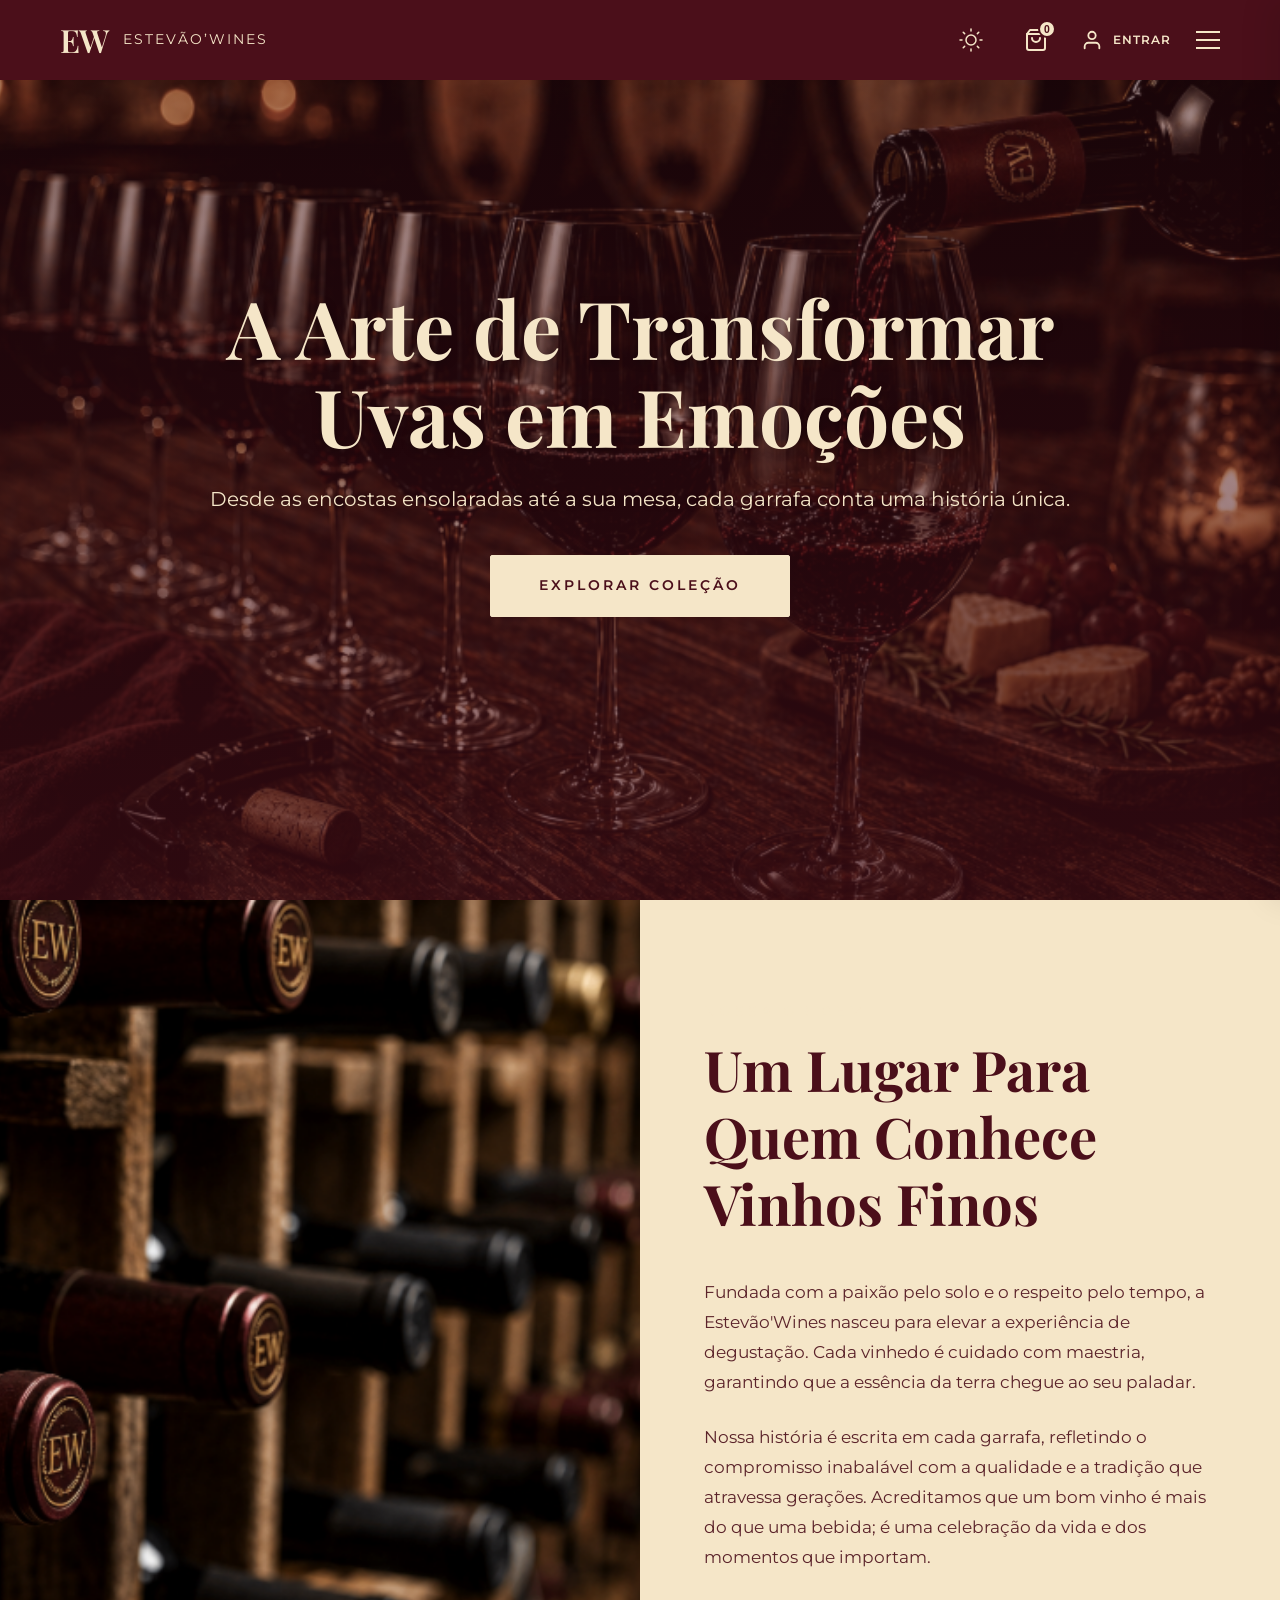
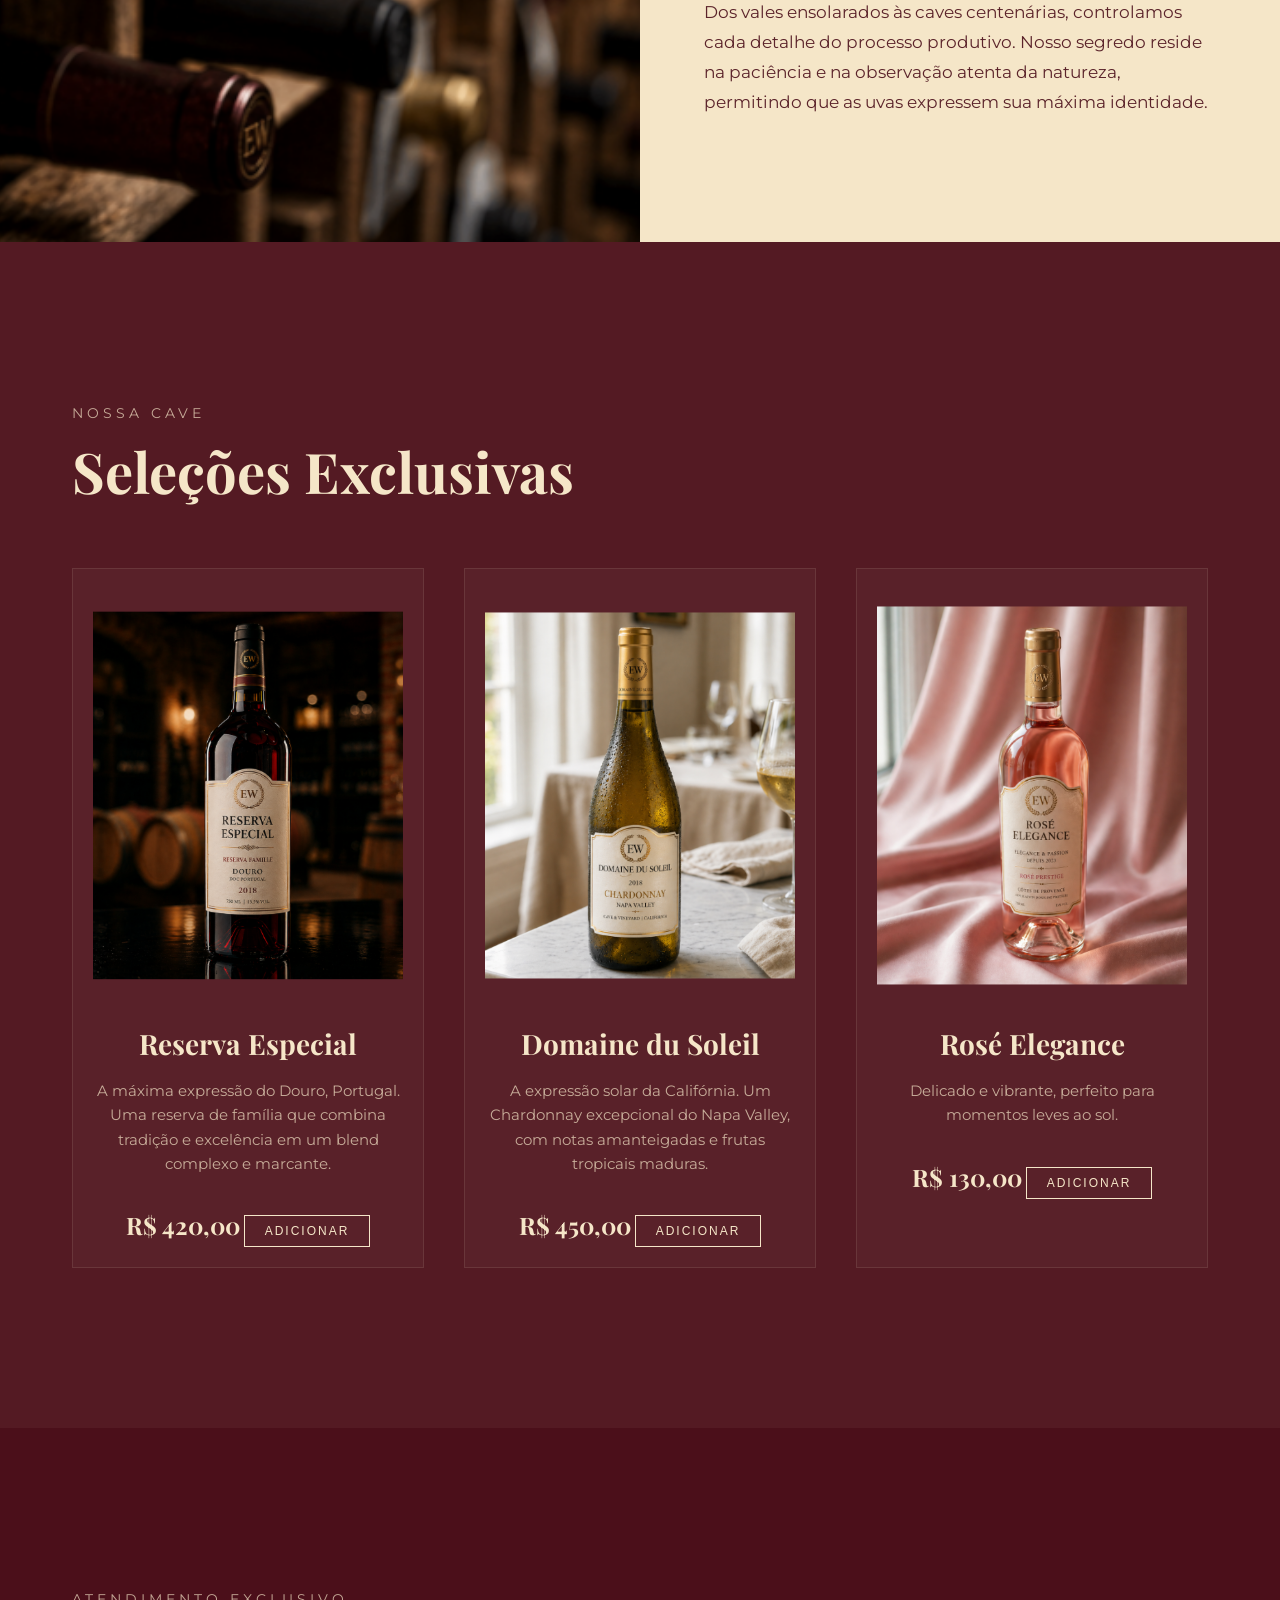
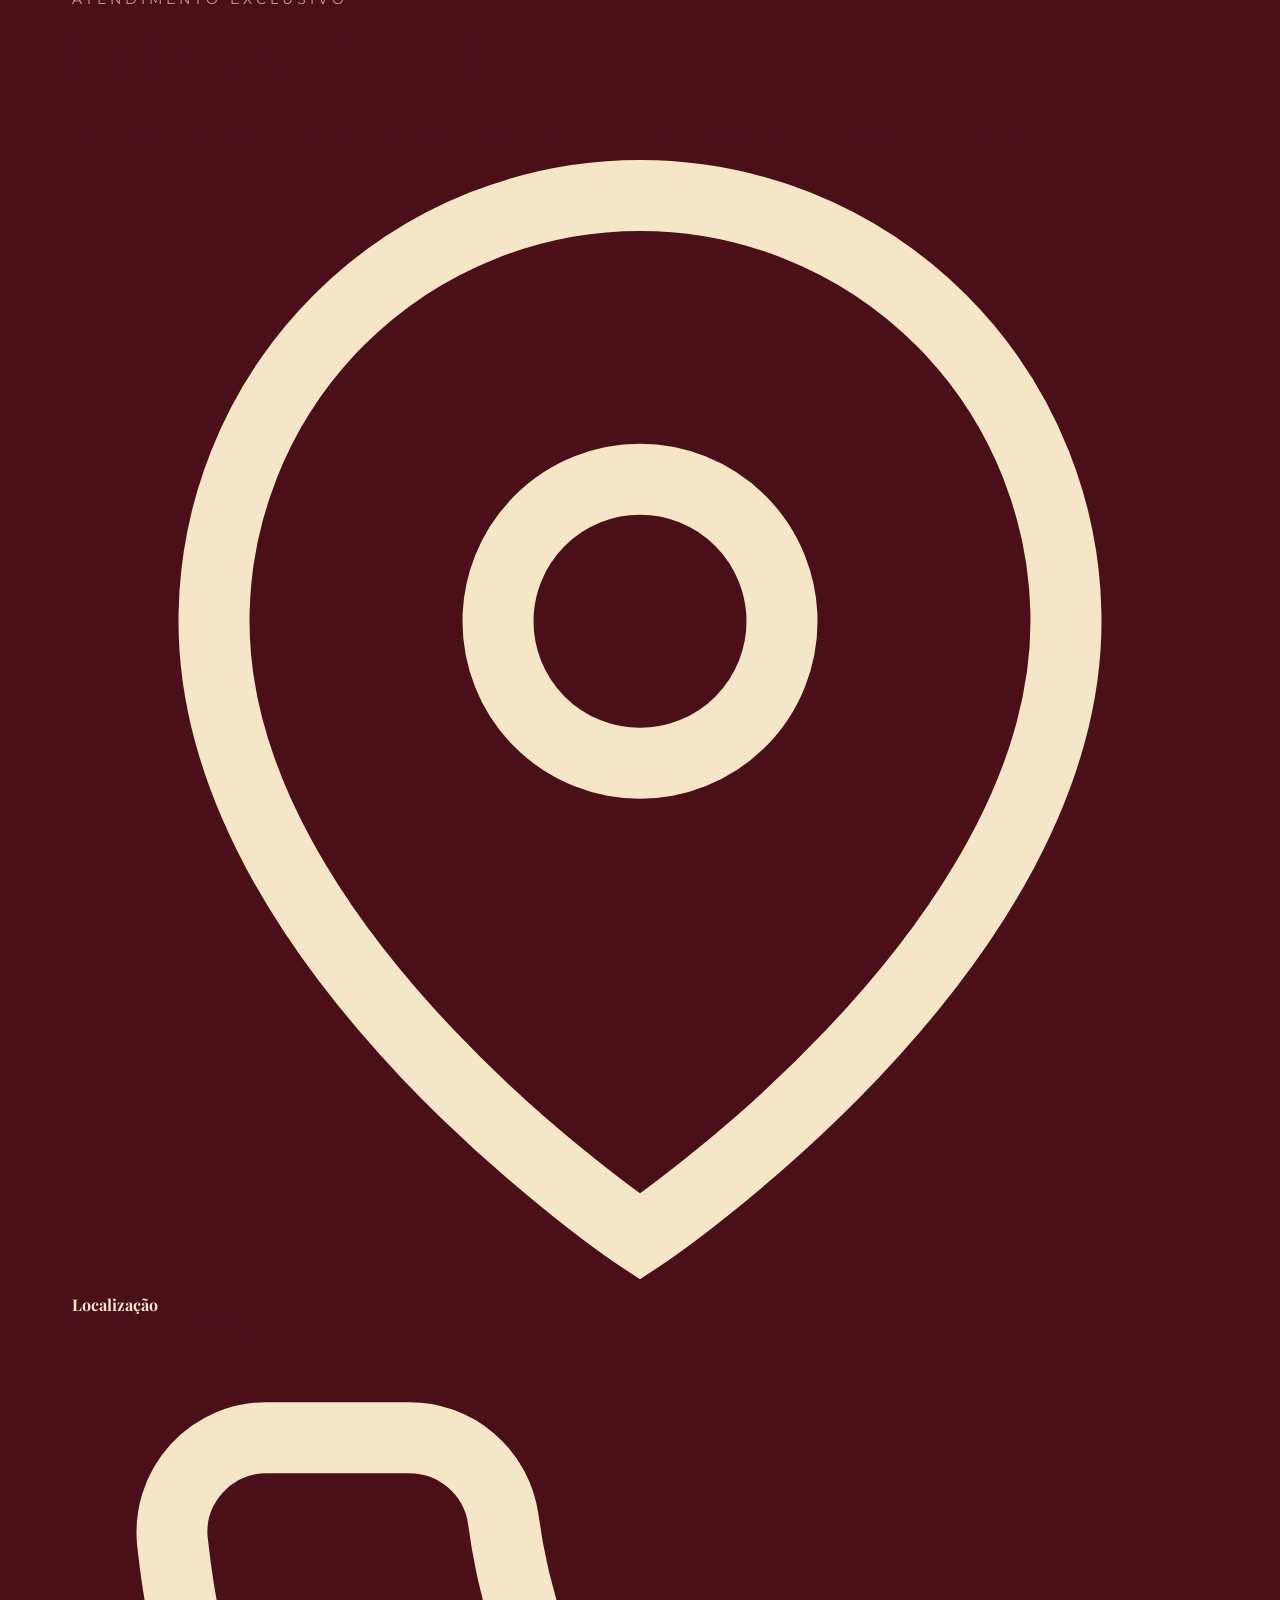
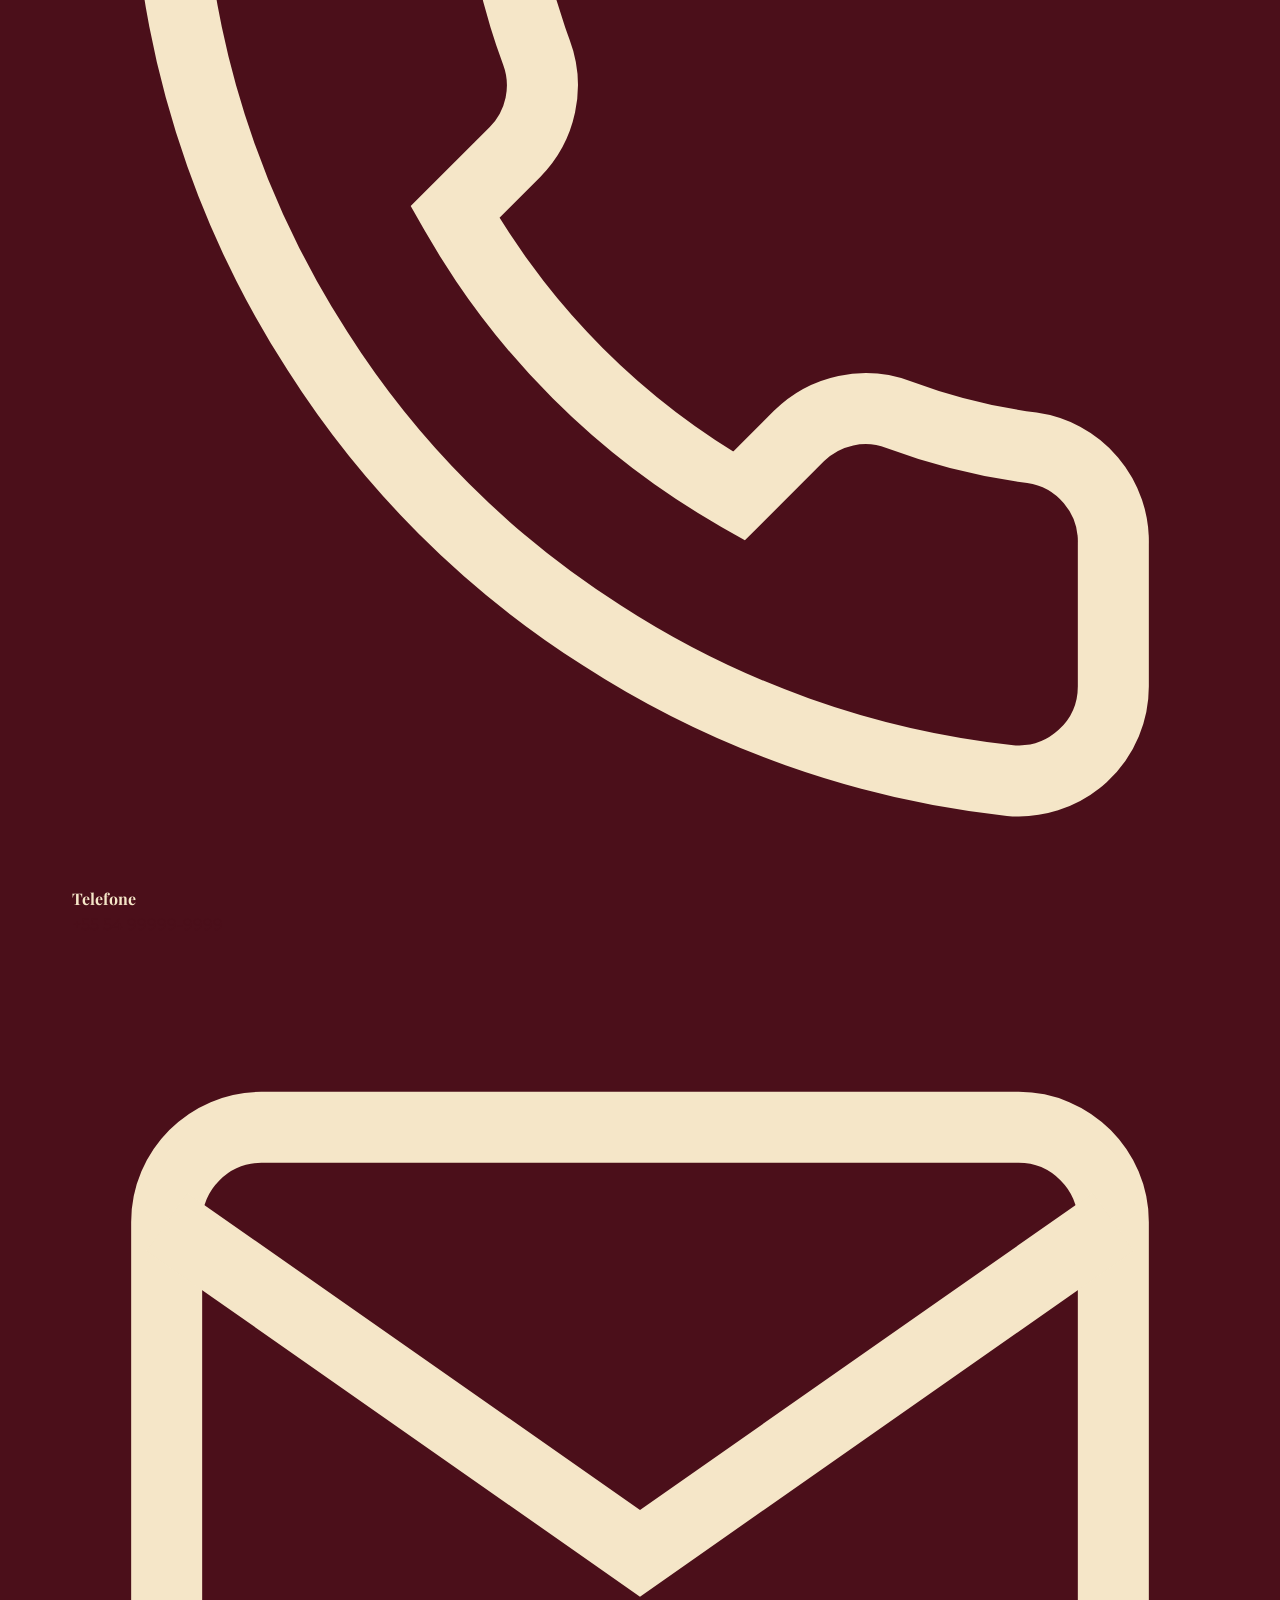
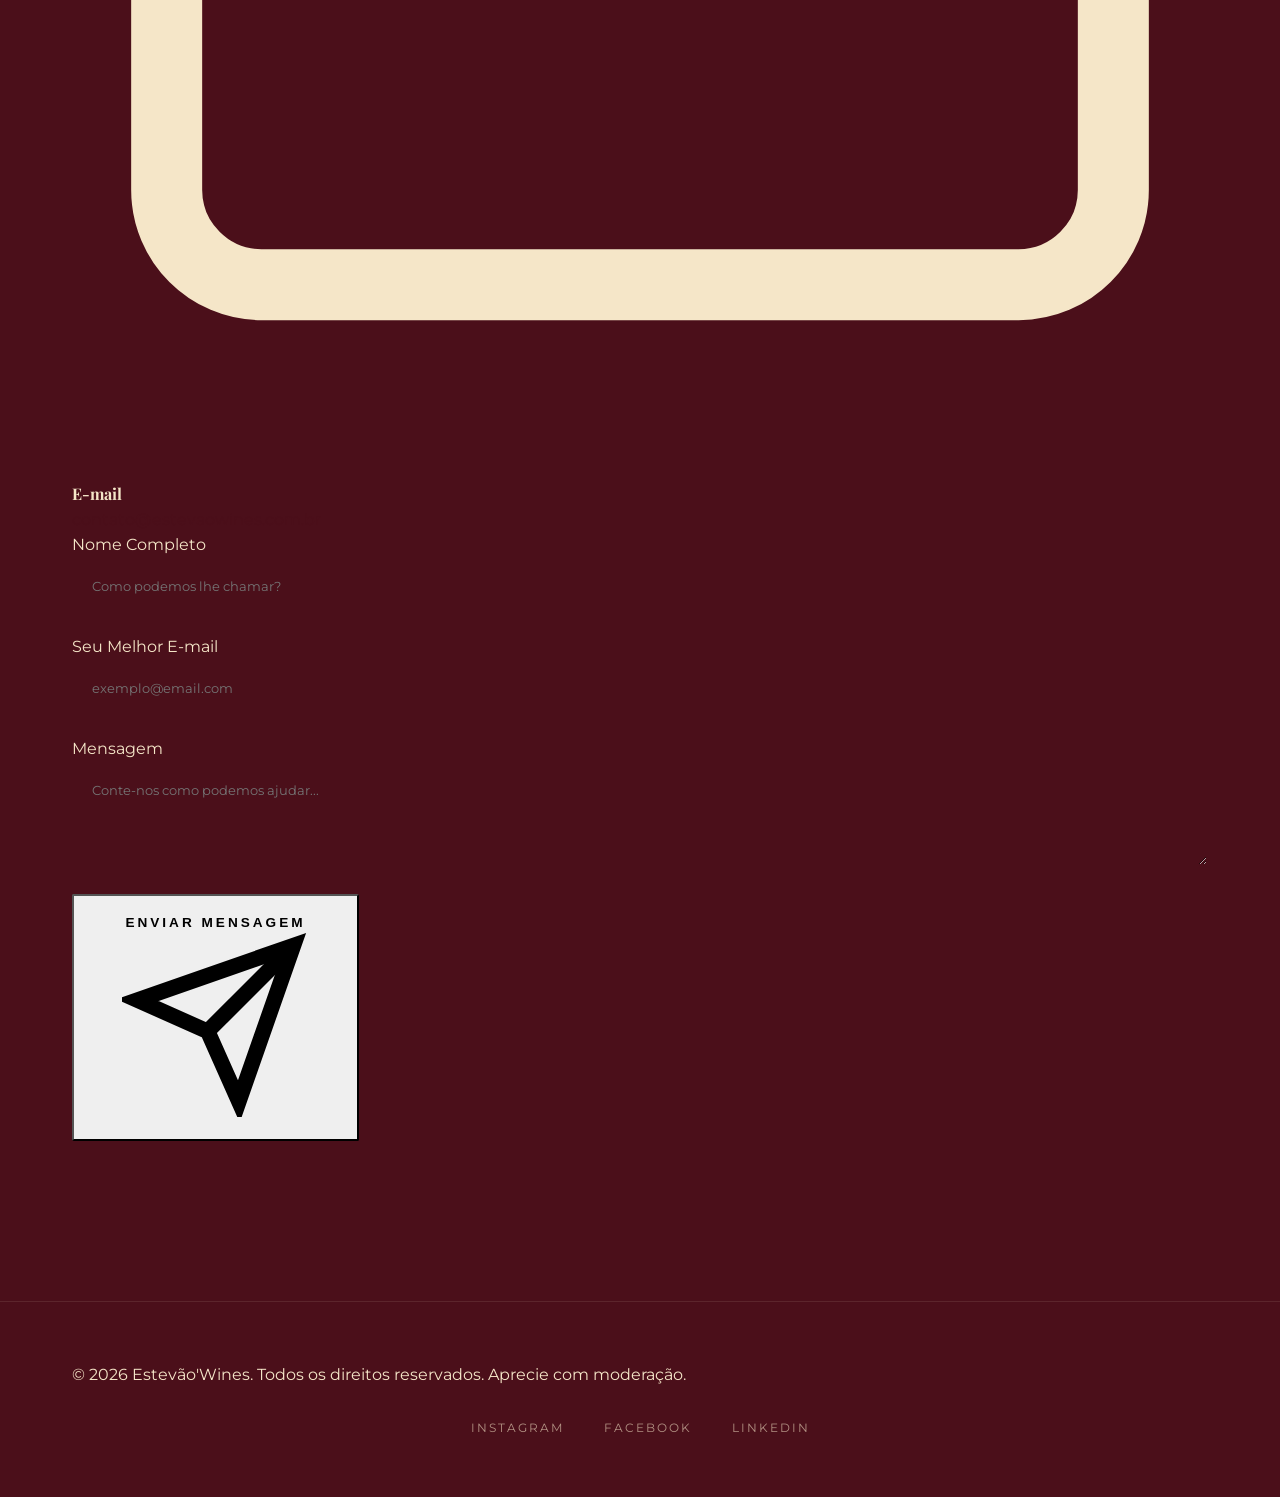
<file: index.html>
<!DOCTYPE html>
<html lang="pt-BR">
<head>
    <meta charset="UTF-8">
    <meta name="viewport" content="width=device-width, initial-scale=1.0">
    <title>Estevão'Wines | Excelência em Cada Gole</title>
    <meta name="description" content="Descubra a sofisticação dos vinhos Estevão'Wines. Uma tradição de sabor, elegância e momentos inesquecíveis.">
    <link rel="preconnect" href="https://fonts.googleapis.com">
    <link rel="preconnect" href="https://fonts.gstatic.com" crossorigin>
    <link href="https://fonts.googleapis.com/css2?family=Montserrat:wght@300;400;600&family=Playfair+Display:ital,wght@0,400;0,700;1,400&display=swap" rel="stylesheet">
    <link rel="stylesheet" href="style.css">
</head>
<body>
    <header id="main-header">
        <nav class="header-container">
            <!-- Identidade -->
            <div class="brand">
                <div class="monogram">EW</div>
                <div class="brand-name">Estevão’Wines</div>
            </div>

            <!-- Controles -->
            <div class="controls">
                <button id="theme-toggle" aria-label="Alternar Tema">
                    <!-- Ícone Sol (Modo Escuro) -->
                    <svg class="sun-icon" viewBox="0 0 24 24" fill="none" stroke="currentColor" stroke-width="2" stroke-linecap="round" stroke-linejoin="round">
                        <circle cx="12" cy="12" r="5"></circle>
                        <line x1="12" y1="1" x2="12" y2="3"></line>
                        <line x1="12" y1="21" x2="12" y2="23"></line>
                        <line x1="4.22" y1="4.22" x2="5.64" y2="5.64"></line>
                        <line x1="18.36" y1="18.36" x2="19.78" y2="19.78"></line>
                        <line x1="1" y1="12" x2="3" y2="12"></line>
                        <line x1="21" y1="12" x2="23" y2="12"></line>
                        <line x1="4.22" y1="19.78" x2="5.64" y2="18.36"></line>
                        <line x1="18.36" y1="5.64" x2="19.78" y2="4.22"></line>
                    </svg>
                    <!-- Ícone Lua (Modo Claro) -->
                    <svg class="moon-icon" viewBox="0 0 24 24" fill="none" stroke="currentColor" stroke-width="2" stroke-linecap="round" stroke-linejoin="round">
                        <path d="M21 12.79A9 9 0 1 1 11.21 3 7 7 0 0 0 21 12.79z"></path>
                    </svg>
                </button>

                <button id="cart-toggle" aria-label="Abrir Carrinho" class="cart-btn">
                    <svg viewBox="0 0 24 24" fill="none" stroke="currentColor" stroke-width="2" stroke-linecap="round" stroke-linejoin="round">
                        <path d="M6 2L3 6v14a2 2 0 0 0 2 2h14a2 2 0 0 0 2-2V6l-3-4Z"></path>
                        <path d="M3 6h18"></path>
                        <path d="M16 10a4 4 0 0 1-8 0"></path>
                    </svg>
                    <span id="cart-count">0</span>
                </button>

                <div id="auth-header-btn">
                    <a href="auth.html" id="login-nav-btn" class="login-btn-link" aria-label="Login">
                        <svg viewBox="0 0 24 24" fill="none" stroke="currentColor" stroke-width="2" stroke-linecap="round" stroke-linejoin="round" class="user-icon">
                            <path d="M20 21v-2a4 4 0 0 0-4-4H8a4 4 0 0 0-4 4v2"></path>
                            <circle cx="12" cy="7" r="4"></circle>
                        </svg>
                        <span id="user-name-display">Entrar</span>
                    </a>
                </div>

                <div class="hamburger" id="hamburger-menu">
                    <span class="bar line-1"></span>
                    <span class="bar line-2"></span>
                    <span class="bar line-3"></span>
                </div>
            </div>
        </nav>
    </header>

    <!-- Menu Fullscreen -->
    <div id="fullscreen-overlay" class="overlay">
        <div class="overlay-close" id="close-menu">
            <span class="close-bar line-1"></span>
            <span class="close-bar line-2"></span>
        </div>
        <div class="menu-watermark">EW</div>
        <nav class="overlay-nav">
            <div id="user-info-overlay" class="user-info-overlay"></div>
            <ul class="overlay-links">
                <li><a href="index.html#home">HOME</a></li>
                <li><a href="menu.html">PRODUTOS</a></li>
                <li><a href="index.html#historia">SOBRE</a></li>
                <li><a href="index.html#contato">CONTATO</a></li>
            </ul>
        </nav>
    </div>


    <main>
        <section id="home" class="hero">
            <div class="hero-content">
                <h2 class="fade-in">A Arte de Transformar Uvas em Emoções</h2>
                <p class="fade-in">Desde as encostas ensolaradas até a sua mesa, cada garrafa conta uma história única.</p>
                <a href="#vinhos" class="btn btn-primary fade-in">Explorar Coleção</a>
            </div>
            <div class="hero-overlay"></div>
        </section>

        <section id="historia" class="origin-section">
            <div class="origin-grid">
                <div class="origin-image" data-reveal="left">
                    <img src="assets/adega.png" alt="Proprietário Estevão'Wines" id="img-historia">
                </div>
                <div class="origin-text-content" data-reveal="right">
                    <div class="content-padding">
                        <span class="subtitle">Nossa Origem</span>
                        <h3>Um Lugar Para Quem Conhece Vinhos Finos</h3>
                        <div class="origin-paragraphs">
                            <p>Fundada com a paixão pelo solo e o respeito pelo tempo, a Estevão'Wines nasceu para elevar a experiência de degustação. Cada vinhedo é cuidado com maestria, garantindo que a essência da terra chegue ao seu paladar.</p>
                            <p>Nossa história é escrita em cada garrafa, refletindo o compromisso inabalável com a qualidade e a tradição que atravessa gerações. Acreditamos que um bom vinho é mais do que uma bebida; é uma celebração da vida e dos momentos que importam.</p>
                            <p>Dos vales ensolarados às caves centenárias, controlamos cada detalhe do processo produtivo. Nosso segredo reside na paciência e na observação atenta da natureza, permitindo que as uvas expressem sua máxima identidade.</p>
                        </div>
                    </div>
                </div>
            </div>
        </section>

        <section id="vinhos" class="section bg-alt">
            <div class="container">
                <div class="section-header text-center">
                    <span class="subtitle">Nossa Cave</span>
                    <h3>Seleções Exclusivas</h3>
                </div>
                <div class="wine-grid">
                    <div class="wine-card" data-reveal="bottom">
                        <div class="wine-image">
                            <img src="assets/wine_reserva_especial.png" alt="Vinho Tinto Reserva Especial">
                        </div>
                        <div class="wine-info">
                            <h4>Reserva Especial</h4>
                            <p>A máxima expressão do Douro, Portugal. Uma reserva de família que combina tradição e excelência em um blend complexo e marcante.</p>
                            <span class="price">R$ 420,00</span>
                            <button class="btn-add" data-name="Reserva Especial Douro" data-price="420.00">Adicionar</button>
                        </div>
                    </div>
                    <div class="wine-card" data-reveal="bottom">
                        <div class="wine-image">
                            <img src="assets/chardonnay_domaine_soleil.png" alt="Vinho Domaine du Soleil Chardonnay">
                        </div>
                        <div class="wine-info">
                            <h4>Domaine du Soleil</h4>
                            <p>A expressão solar da Califórnia. Um Chardonnay excepcional do Napa Valley, com notas amanteigadas e frutas tropicais maduras.</p>
                            <span class="price">R$ 450,00</span>
                            <button class="btn-add" data-name="Vinho Domaine du Soleil Chardonnay" data-price="450.00">Adicionar</button>
                        </div>
                    </div>
                    <div class="wine-card" data-reveal="bottom">
                        <div class="wine-image">
                            <img src="assets/ele.png" alt="Vinho Rosé Elegance">
                        </div>
                        <div class="wine-info">
                            <h4>Rosé Elegance</h4>
                            <p>Delicado e vibrante, perfeito para momentos leves ao sol.</p>
                            <span class="price">R$ 130,00</span>
                            <button class="btn-add" data-name="Rosé Elegance" data-price="130.00">Adicionar</button>
                        </div>
                    </div>
                </div>
            </div>
        </section>

        <section id="contato" class="section contact-section">
            <div class="container">
                <div class="section-header text-center" data-reveal="bottom">
                    <span class="subtitle">Atendimento Exclusivo</span>
                    <h3>Entre em Contato</h3>
                    <p class="section-intro">Dúvidas, sugestões ou pedidos especiais? Nossa equipe de sommeliers está à disposição para proporcionar a melhor experiência.</p>
                </div>

                <div class="contact-grid">
                    <div class="contact-info" data-reveal="left">
                        <div class="info-item">
                            <div class="info-icon">
                                <svg viewBox="0 0 24 24" fill="none" stroke="currentColor" stroke-width="1.5"><path d="M21 10c0 7-9 13-9 13s-9-6-9-13a9 9 0 0 1 18 0z"></path><circle cx="12" cy="10" r="3"></circle></svg>
                            </div>
                            <div class="info-text">
                                <h4>Localização</h4>
                                <p>Vale dos Vinhedos, RS - Brasil</p>
                            </div>
                        </div>

                        <div class="info-item">
                            <div class="info-icon">
                                <svg viewBox="0 0 24 24" fill="none" stroke="currentColor" stroke-width="1.5"><path d="M22 16.92v3a2 2 0 0 1-2.18 2 19.79 19.79 0 0 1-8.63-3.07 19.5 19.5 0 0 1-6-6 19.79 19.79 0 0 1-3.07-8.67A2 2 0 0 1 4.11 2h3a2 2 0 0 1 2 1.72 12.84 12.84 0 0 0 .7 2.81 2 2 0 0 1-.45 2.11L8.09 9.91a16 16 0 0 0 6 6l1.27-1.27a2 2 0 0 1 2.11-.45 12.84 12.84 0 0 0 2.81.7A2 2 0 0 1 22 16.92z"></path></svg>
                            </div>
                            <div class="info-text">
                                <h4>Telefone</h4>
                                <p>+55 54 99999-9999</p>
                            </div>
                        </div>

                        <div class="info-item">
                            <div class="info-icon">
                                <svg viewBox="0 0 24 24" fill="none" stroke="currentColor" stroke-width="1.5"><path d="M4 4h16c1.1 0 2 .9 2 2v12c0 1.1-.9 2-2 2H4c-1.1 0-2-.9-2-2V6c0-1.1.9-2 2-2z"></path><polyline points="22,6 12,13 2,6"></polyline></svg>
                            </div>
                            <div class="info-text">
                                <h4>E-mail</h4>
                                <p>contato@estevaowines.com.br</p>
                            </div>
                        </div>
                    </div>

                    <div class="contact-form-wrapper" data-reveal="right">
                        <form id="form-contato" class="premium-form">
                            <div class="form-row">
                                <div class="form-group">
                                    <label for="name">Nome Completo</label>
                                    <input type="text" id="name" name="name" placeholder="Como podemos lhe chamar?" required>
                                </div>
                            </div>
                            <div class="form-row">
                                <div class="form-group">
                                    <label for="email">Seu Melhor E-mail</label>
                                    <input type="email" id="email" name="email" placeholder="exemplo@email.com" required>
                                </div>
                            </div>
                            <div class="form-group">
                                <label for="message">Mensagem</label>
                                <textarea id="message" name="message" placeholder="Conte-nos como podemos ajudar..." rows="4" required></textarea>
                            </div>
                            <button type="submit" class="btn btn-submit" id="btn-enviar">
                                <span>ENVIAR MENSAGEM</span>
                                <svg viewBox="0 0 24 24" fill="none" stroke="currentColor" stroke-width="2"><line x1="22" y1="2" x2="11" y2="13"></line><polygon points="22 2 15 22 11 13 2 9 22 2"></polygon></svg>
                            </button>
                            <div id="form-status" class="form-status"></div>
                        </form>
                    </div>
                </div>
            </div>
        </section>
    </main>

    <footer>
        <div class="container text-center">
            <p>&copy; 2026 Estevão'Wines. Todos os direitos reservados. Aprecie com moderação.</p>
            <div class="social-links">
                <a href="#">Instagram</a>
                <a href="#">Facebook</a>
                <a href="#">LinkedIn</a>
            </div>
        </div>
    </footer>

    <!-- Carrinho Lateral -->
    <div id="cart-drawer" class="cart-drawer">
        <div class="cart-header">
            <h3>Seu Pedido</h3>
            <button id="close-cart" class="close-cart">&times;</button>
        </div>
        <div id="cart-items" class="cart-items">
            <!-- Itens serão inseridos aqui via JS -->
            <p class="empty-msg">Seu carrinho está vazio.</p>
        </div>
        <div class="cart-footer">
            <div class="total-container">
                <span>Total</span>
                <span id="cart-total">R$ 0,00</span>
            </div>
            
            <div id="payment-section" class="payment-section">
                <h4>Forma de Pagamento</h4>
                <div class="payment-options">
                    <label class="payment-opt">
                        <input type="radio" name="payment" value="Crédito">
                        <span>Cartão de Crédito</span>
                    </label>
                    <label class="payment-opt">
                        <input type="radio" name="payment" value="Débito">
                        <span>Cartão de Débito</span>
                    </label>
                    <label class="payment-opt">
                        <input type="radio" name="payment" value="PIX">
                        <span>PIX</span>
                    </label>
                </div>
            </div>

            <button class="btn btn-primary checkout-btn">Confirmar Pagamento</button>
        </div>
    </div>
    <div id="cart-overlay" class="cart-overlay"></div>

    <script src="script.js"></script>
</body>
</html>
</file>
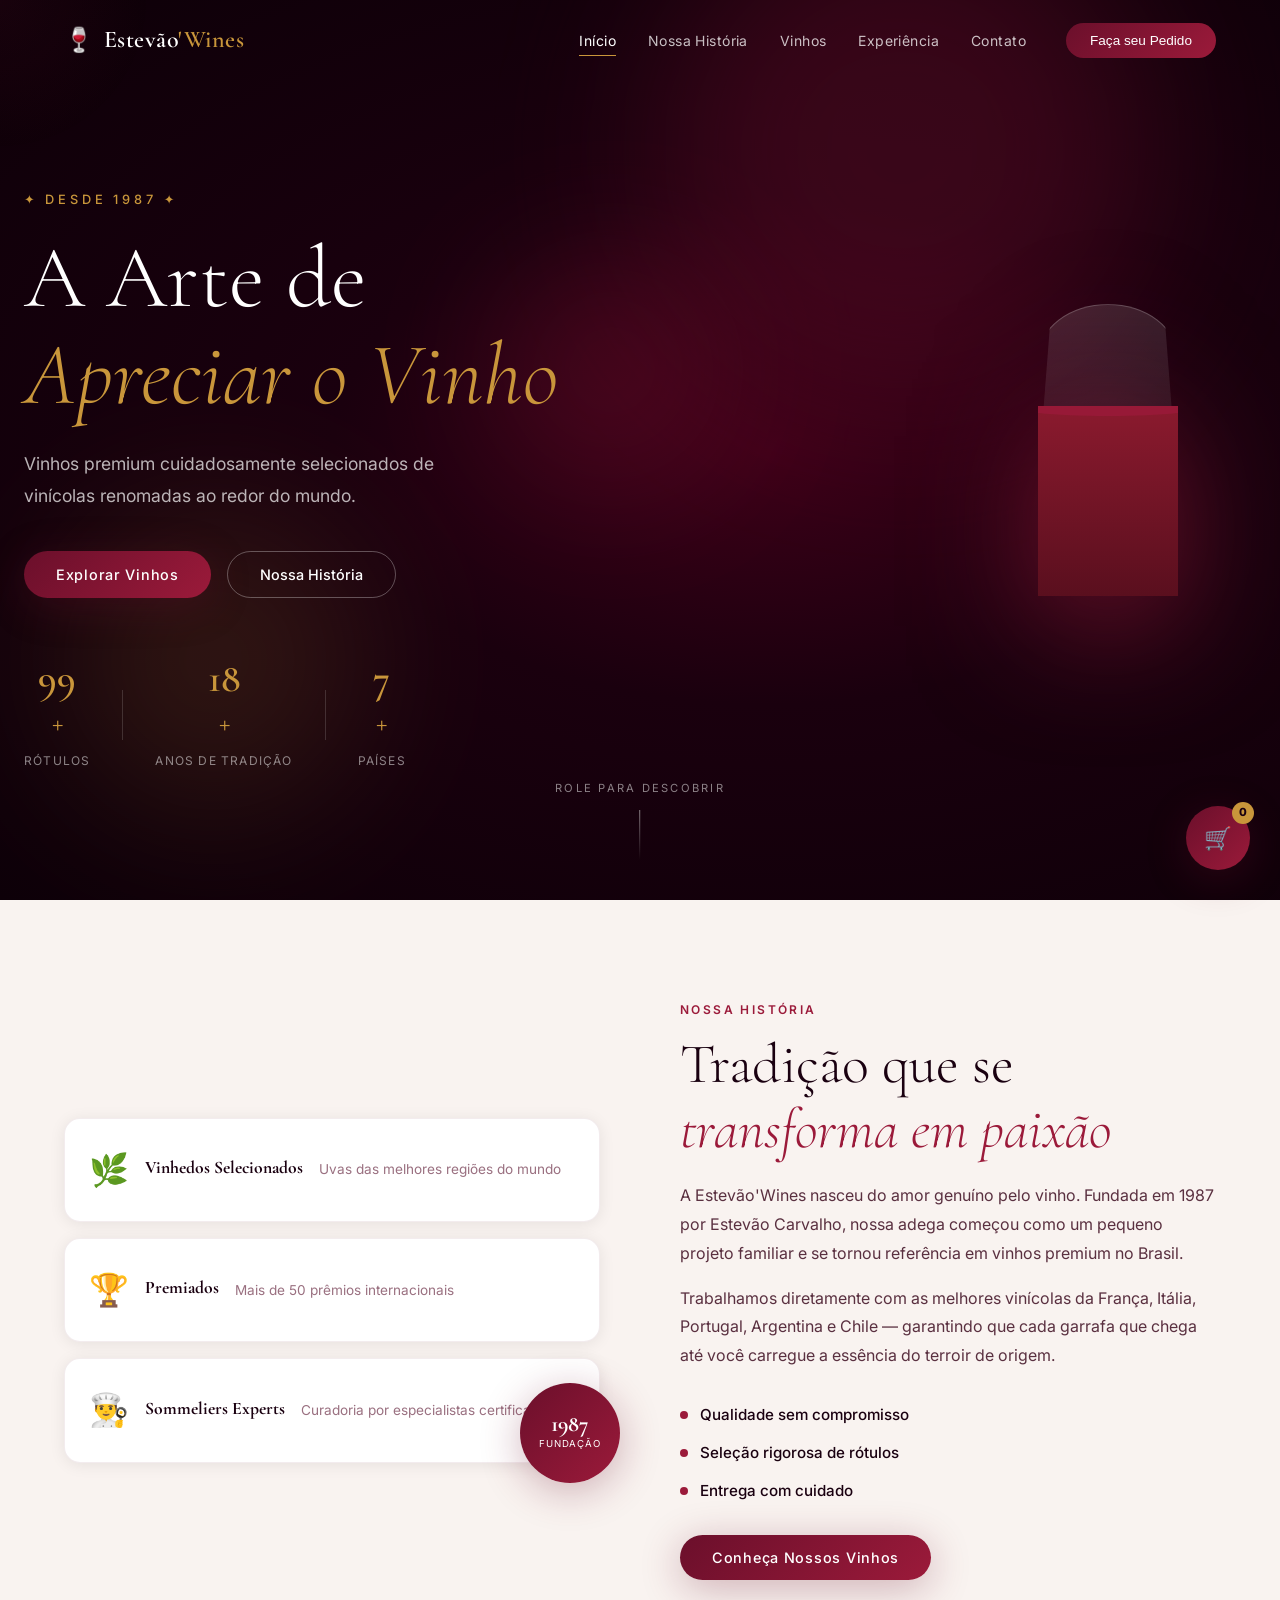
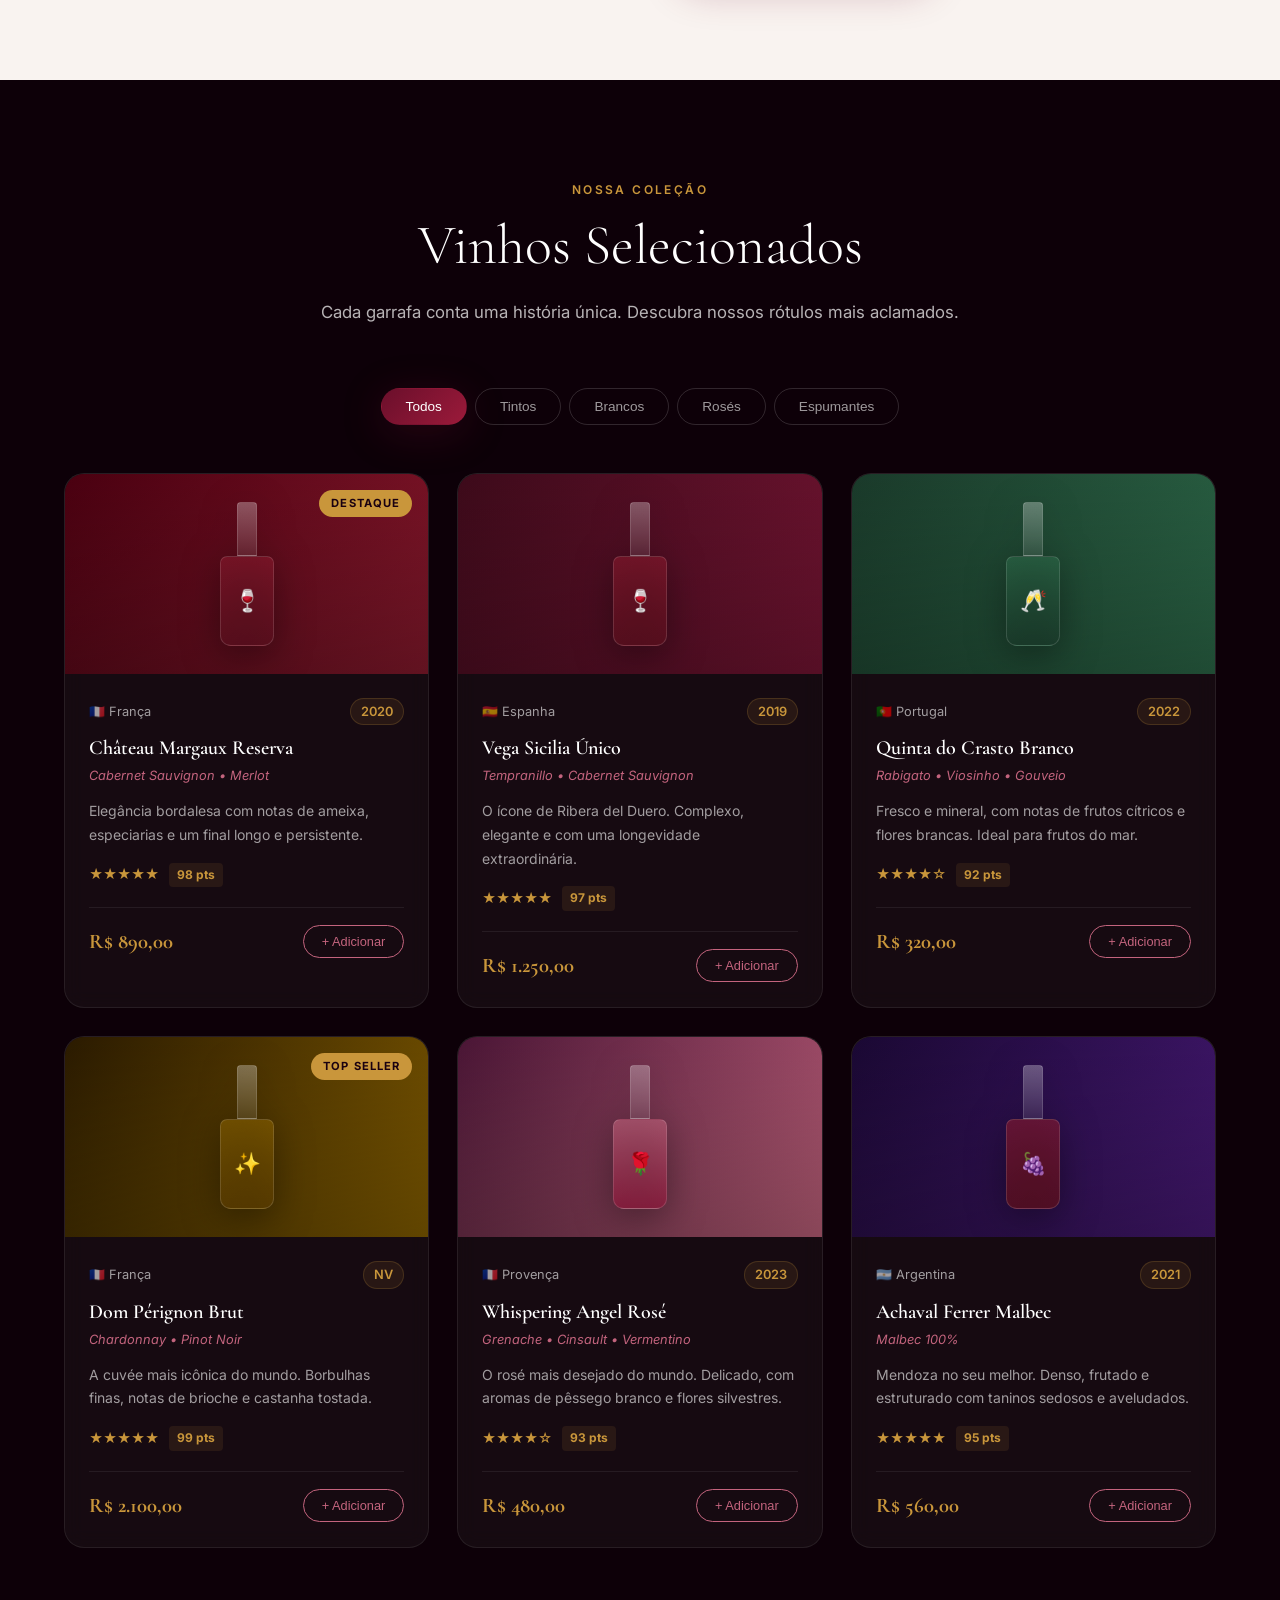
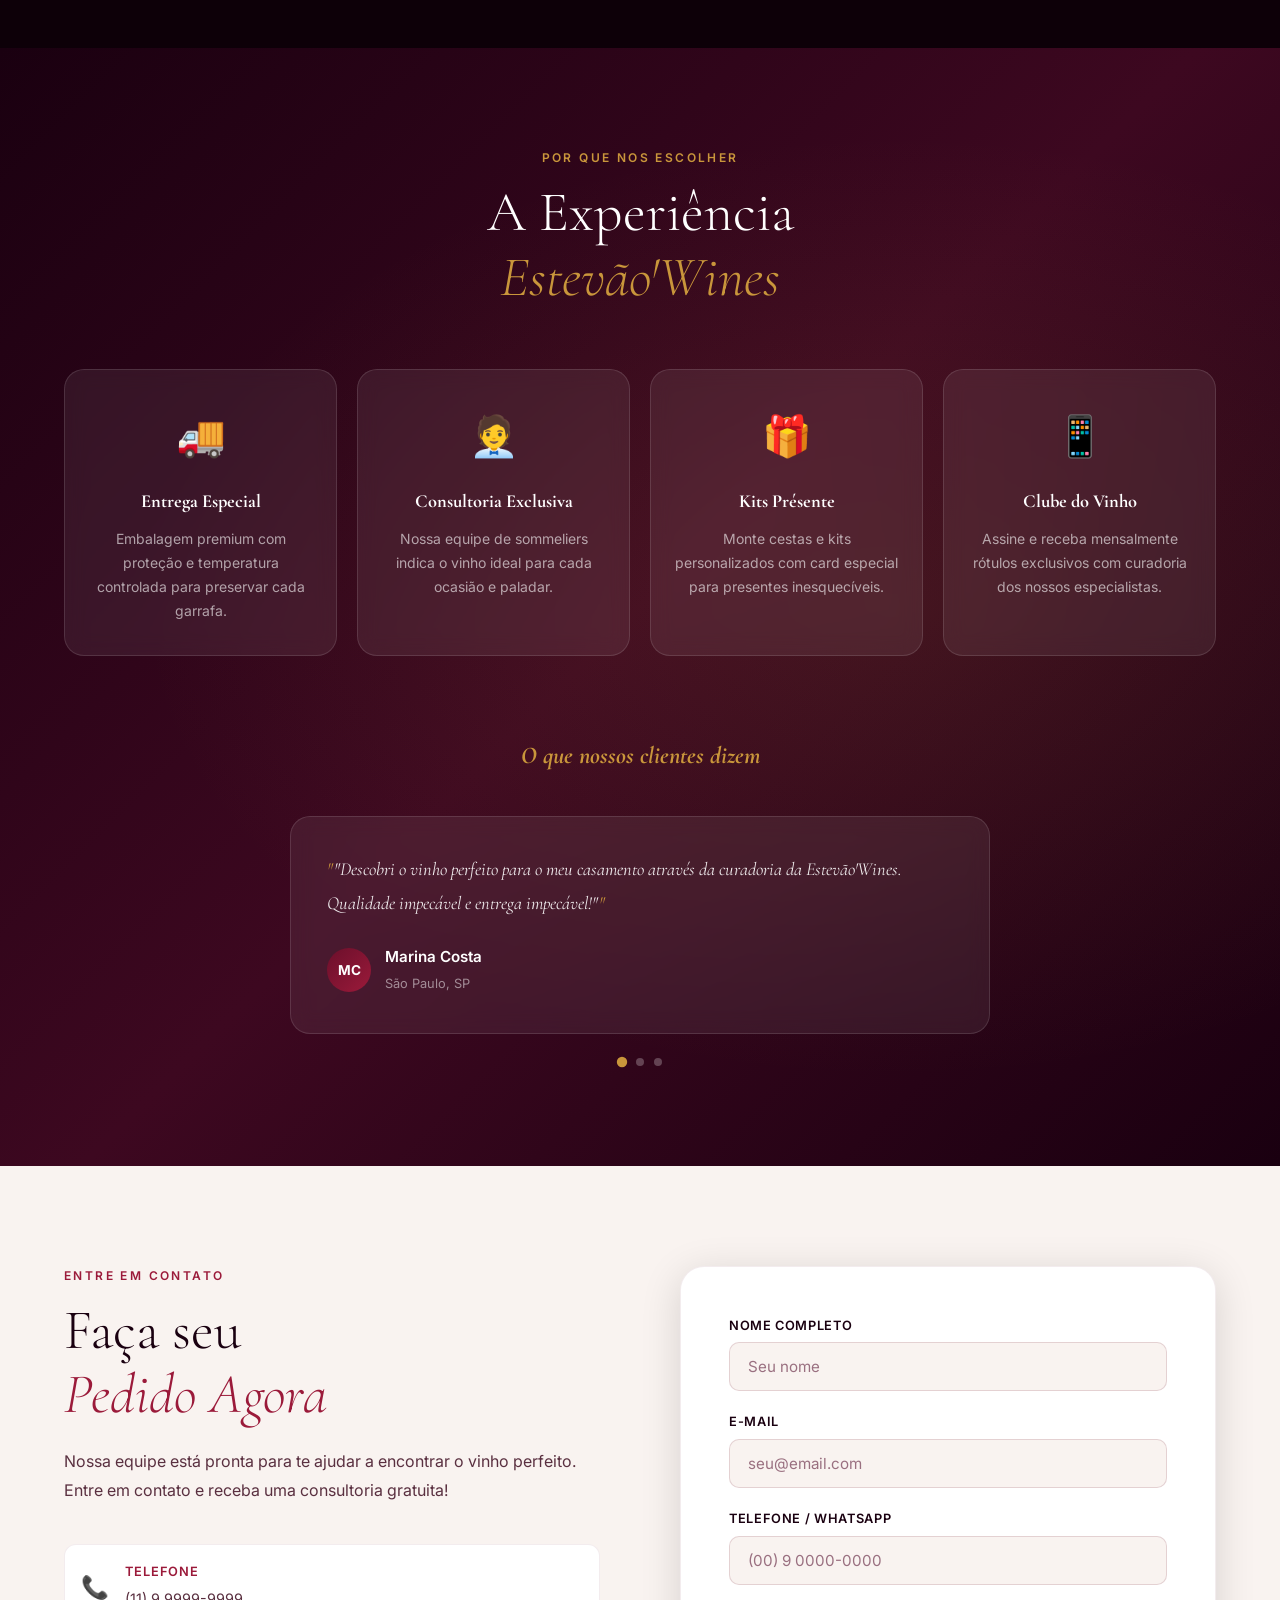
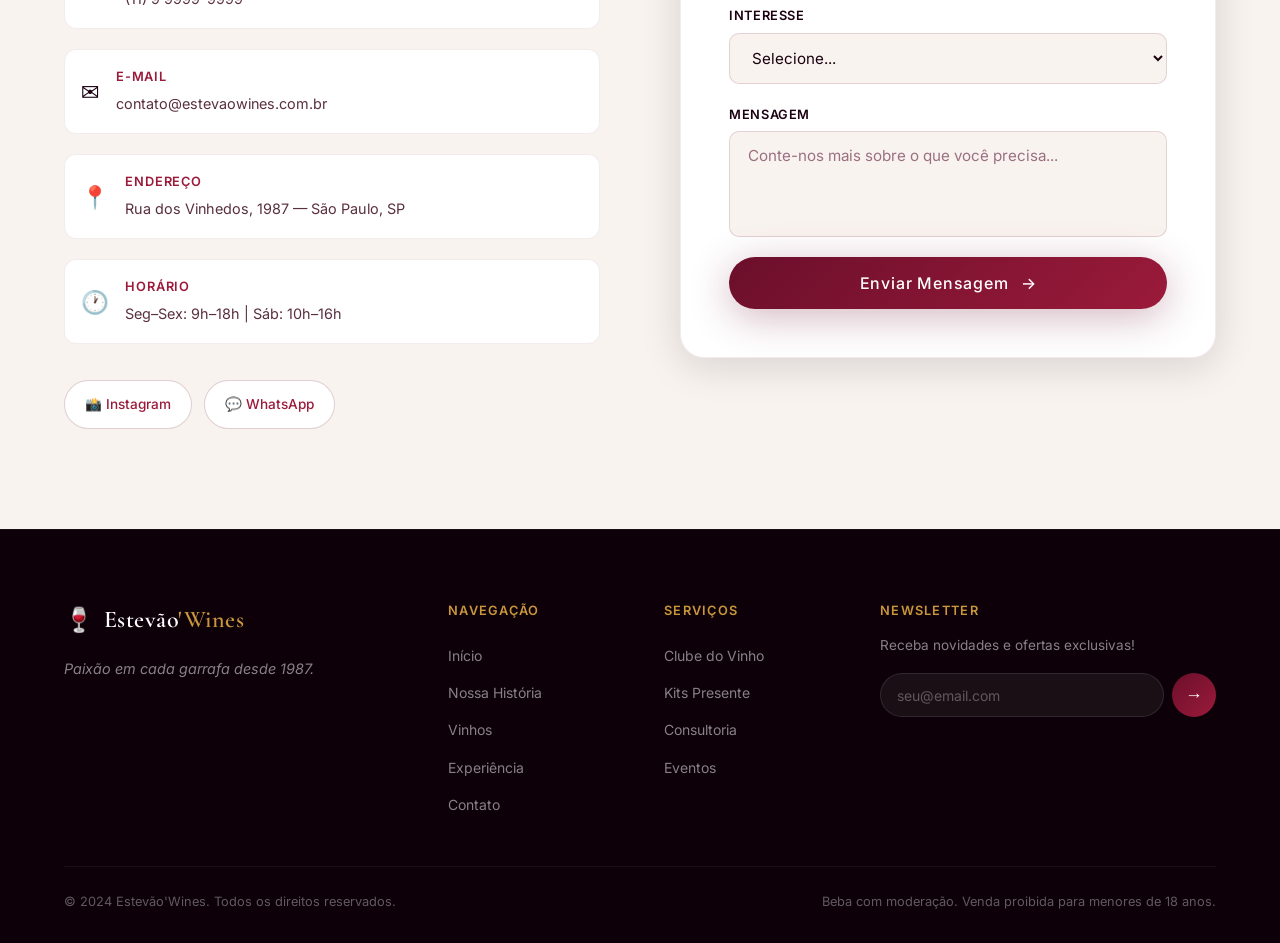
<file: Projeto test/index.html>
<!DOCTYPE html>
<html lang="pt-BR">
<head>
  <meta charset="UTF-8" />
  <meta name="viewport" content="width=device-width, initial-scale=1.0" />
  <meta name="description" content="Estevão'Wines — Vinhos premium selecionados com paixão e tradição. Descubra nossa coleção exclusiva de vinhos finos." />
  <meta name="keywords" content="vinhos, wine, Estevão Wines, vinho premium, adega, sommelier" />
  <title>Estevão'Wines — Vinhos Premium</title>
  <link rel="preconnect" href="https://fonts.googleapis.com" />
  <link rel="preconnect" href="https://fonts.gstatic.com" crossorigin />
  <link href="https://fonts.googleapis.com/css2?family=Cormorant+Garamond:ital,wght@0,300;0,400;0,600;0,700;1,300;1,400&family=Inter:wght@300;400;500;600&display=swap" rel="stylesheet" />
  <link rel="stylesheet" href="style.css" />
</head>
<body>

  <!-- ===== NAVBAR ===== -->
  <header id="navbar" class="navbar">
    <div class="nav-container">
      <a href="#home" class="nav-logo">
        <span class="logo-icon">🍷</span>
        <span class="logo-text">Estevão<span class="logo-accent">'Wines</span></span>
      </a>
      <nav class="nav-links" id="navLinks">
        <a href="#home" class="nav-link active" data-section="home">Início</a>
        <a href="#about" class="nav-link" data-section="about">Nossa História</a>
        <a href="#catalog" class="nav-link" data-section="catalog">Vinhos</a>
        <a href="#experience" class="nav-link" data-section="experience">Experiência</a>
        <a href="#contact" class="nav-link" data-section="contact">Contato</a>
      </nav>
      <button class="nav-cta" id="navCta" onclick="scrollToSection('contact')">Faça seu Pedido</button>
      <button class="hamburger" id="hamburger" aria-label="Menu">
        <span></span><span></span><span></span>
      </button>
    </div>
  </header>

  <!-- ===== HERO ===== -->
  <section id="home" class="hero">
    <div class="hero-bg">
      <div class="hero-orb hero-orb-1"></div>
      <div class="hero-orb hero-orb-2"></div>
      <div class="hero-orb hero-orb-3"></div>
      <div class="particles" id="particles"></div>
    </div>
    <div class="hero-content">
      <p class="hero-eyebrow" data-aos="fade-up">✦ Desde 1987 ✦</p>
      <h1 class="hero-title" data-aos="fade-up" data-aos-delay="100">
        A Arte de<br/>
        <em>Apreciar o Vinho</em>
      </h1>
      <p class="hero-subtitle" data-aos="fade-up" data-aos-delay="200">
        Vinhos premium cuidadosamente selecionados de<br/>
        vinícolas renomadas ao redor do mundo.
      </p>
      <div class="hero-cta-group" data-aos="fade-up" data-aos-delay="300">
        <button class="btn-primary" onclick="scrollToSection('catalog')">Explorar Vinhos</button>
        <button class="btn-ghost" onclick="scrollToSection('about')">Nossa História</button>
      </div>
      <div class="hero-stats" data-aos="fade-up" data-aos-delay="400">
        <div class="stat">
          <span class="stat-num" data-target="200">0</span><span class="stat-plus">+</span>
          <span class="stat-label">Rótulos</span>
        </div>
        <div class="stat-divider"></div>
        <div class="stat">
          <span class="stat-num" data-target="37">0</span><span class="stat-plus">+</span>
          <span class="stat-label">Anos de Tradição</span>
        </div>
        <div class="stat-divider"></div>
        <div class="stat">
          <span class="stat-num" data-target="15">0</span><span class="stat-plus">+</span>
          <span class="stat-label">Países</span>
        </div>
      </div>
    </div>
    <div class="hero-wine-glass">
      <div class="glass-illustration">
        <div class="glass-top"></div>
        <div class="glass-liquid">
          <div class="glass-wave"></div>
        </div>
        <div class="glass-stem"></div>
        <div class="glass-base"></div>
      </div>
    </div>
    <div class="scroll-indicator">
      <span>Role para descobrir</span>
      <div class="scroll-line"></div>
    </div>
  </section>

  <!-- ===== ABOUT ===== -->
  <section id="about" class="about">
    <div class="container">
      <div class="about-grid">
        <div class="about-visual">
          <div class="about-card-stack">
            <div class="about-card about-card-1">
              <div class="about-card-icon">🌿</div>
              <h4>Vinhedos Selecionados</h4>
              <p>Uvas das melhores regiões do mundo</p>
            </div>
            <div class="about-card about-card-2">
              <div class="about-card-icon">🏆</div>
              <h4>Premiados</h4>
              <p>Mais de 50 prêmios internacionais</p>
            </div>
            <div class="about-card about-card-3">
              <div class="about-card-icon">👨‍🍳</div>
              <h4>Sommeliers Experts</h4>
              <p>Curadoria por especialistas certificados</p>
            </div>
          </div>
          <div class="about-badge">
            <span class="badge-year">1987</span>
            <span class="badge-text">Fundação</span>
          </div>
        </div>
        <div class="about-content">
          <p class="section-eyebrow">Nossa História</p>
          <h2 class="section-title">Tradição que se<br/><em>transforma em paixão</em></h2>
          <p class="about-text">
            A Estevão'Wines nasceu do amor genuíno pelo vinho. Fundada em 1987 por Estevão Carvalho, nossa adega começou como um pequeno projeto familiar e se tornou referência em vinhos premium no Brasil.
          </p>
          <p class="about-text">
            Trabalhamos diretamente com as melhores vinícolas da França, Itália, Portugal, Argentina e Chile — garantindo que cada garrafa que chega até você carregue a essência do terroir de origem.
          </p>
          <div class="about-values">
            <div class="value-item">
              <div class="value-dot"></div>
              <span>Qualidade sem compromisso</span>
            </div>
            <div class="value-item">
              <div class="value-dot"></div>
              <span>Seleção rigorosa de rótulos</span>
            </div>
            <div class="value-item">
              <div class="value-dot"></div>
              <span>Entrega com cuidado</span>
            </div>
          </div>
          <button class="btn-primary" onclick="scrollToSection('catalog')">Conheça Nossos Vinhos</button>
        </div>
      </div>
    </div>
  </section>

  <!-- ===== CATALOG ===== -->
  <section id="catalog" class="catalog">
    <div class="container">
      <div class="section-header">
        <p class="section-eyebrow">Nossa Coleção</p>
        <h2 class="section-title">Vinhos Selecionados</h2>
        <p class="section-subtitle">Cada garrafa conta uma história única. Descubra nossos rótulos mais aclamados.</p>
      </div>

      <div class="filter-bar">
        <button class="filter-btn active" data-filter="all" id="filterAll">Todos</button>
        <button class="filter-btn" data-filter="tinto" id="filterTinto">Tintos</button>
        <button class="filter-btn" data-filter="branco" id="filterBranco">Brancos</button>
        <button class="filter-btn" data-filter="rose" id="filterRose">Rosés</button>
        <button class="filter-btn" data-filter="espumante" id="filterEspumante">Espumantes</button>
      </div>

      <div class="catalog-grid" id="catalogGrid">

        <div class="wine-card" data-category="tinto">
          <div class="wine-card-header" style="background: linear-gradient(135deg, #4a0010, #8b1a2e);">
            <div class="wine-bottle-svg tinto">
              <div class="bottle-neck"></div>
              <div class="bottle-body">
                <div class="bottle-label">🍷</div>
              </div>
            </div>
            <span class="wine-badge">Destaque</span>
          </div>
          <div class="wine-card-body">
            <div class="wine-meta">
              <span class="wine-country">🇫🇷 França</span>
              <span class="wine-year">2020</span>
            </div>
            <h3 class="wine-name">Château Margaux Reserva</h3>
            <p class="wine-grape">Cabernet Sauvignon • Merlot</p>
            <p class="wine-desc">Elegância bordalesa com notas de ameixa, especiarias e um final longo e persistente.</p>
            <div class="wine-rating">
              <span class="stars">★★★★★</span>
              <span class="rating-num">98 pts</span>
            </div>
            <div class="wine-footer">
              <span class="wine-price">R$ 890,00</span>
              <button class="btn-add" id="addMargaux">+ Adicionar</button>
            </div>
          </div>
        </div>

        <div class="wine-card" data-category="tinto">
          <div class="wine-card-header" style="background: linear-gradient(135deg, #3d0a1a, #7a1535);">
            <div class="wine-bottle-svg tinto">
              <div class="bottle-neck"></div>
              <div class="bottle-body">
                <div class="bottle-label">🍷</div>
              </div>
            </div>
          </div>
          <div class="wine-card-body">
            <div class="wine-meta">
              <span class="wine-country">🇪🇸 Espanha</span>
              <span class="wine-year">2019</span>
            </div>
            <h3 class="wine-name">Vega Sicilia Único</h3>
            <p class="wine-grape">Tempranillo • Cabernet Sauvignon</p>
            <p class="wine-desc">O ícone de Ribera del Duero. Complexo, elegante e com uma longevidade extraordinária.</p>
            <div class="wine-rating">
              <span class="stars">★★★★★</span>
              <span class="rating-num">97 pts</span>
            </div>
            <div class="wine-footer">
              <span class="wine-price">R$ 1.250,00</span>
              <button class="btn-add" id="addVega">+ Adicionar</button>
            </div>
          </div>
        </div>

        <div class="wine-card" data-category="branco">
          <div class="wine-card-header" style="background: linear-gradient(135deg, #1a3a2a, #2d6b4a);">
            <div class="wine-bottle-svg branco">
              <div class="bottle-neck"></div>
              <div class="bottle-body">
                <div class="bottle-label">🥂</div>
              </div>
            </div>
          </div>
          <div class="wine-card-body">
            <div class="wine-meta">
              <span class="wine-country">🇵🇹 Portugal</span>
              <span class="wine-year">2022</span>
            </div>
            <h3 class="wine-name">Quinta do Crasto Branco</h3>
            <p class="wine-grape">Rabigato • Viosinho • Gouveio</p>
            <p class="wine-desc">Fresco e mineral, com notas de frutos cítricos e flores brancas. Ideal para frutos do mar.</p>
            <div class="wine-rating">
              <span class="stars">★★★★☆</span>
              <span class="rating-num">92 pts</span>
            </div>
            <div class="wine-footer">
              <span class="wine-price">R$ 320,00</span>
              <button class="btn-add" id="addCrasto">+ Adicionar</button>
            </div>
          </div>
        </div>

        <div class="wine-card" data-category="espumante">
          <div class="wine-card-header" style="background: linear-gradient(135deg, #2a1a00, #8a6200);">
            <div class="wine-bottle-svg espumante">
              <div class="bottle-neck"></div>
              <div class="bottle-body">
                <div class="bottle-label">✨</div>
              </div>
            </div>
            <span class="wine-badge">Top Seller</span>
          </div>
          <div class="wine-card-body">
            <div class="wine-meta">
              <span class="wine-country">🇫🇷 França</span>
              <span class="wine-year">NV</span>
            </div>
            <h3 class="wine-name">Dom Pérignon Brut</h3>
            <p class="wine-grape">Chardonnay • Pinot Noir</span></p>
            <p class="wine-desc">A cuvée mais icônica do mundo. Borbulhas finas, notas de brioche e castanha tostada.</p>
            <div class="wine-rating">
              <span class="stars">★★★★★</span>
              <span class="rating-num">99 pts</span>
            </div>
            <div class="wine-footer">
              <span class="wine-price">R$ 2.100,00</span>
              <button class="btn-add" id="addDomPerignon">+ Adicionar</button>
            </div>
          </div>
        </div>

        <div class="wine-card" data-category="rose">
          <div class="wine-card-header" style="background: linear-gradient(135deg, #4a1535, #c4647e);">
            <div class="wine-bottle-svg rose">
              <div class="bottle-neck"></div>
              <div class="bottle-body">
                <div class="bottle-label">🌹</div>
              </div>
            </div>
          </div>
          <div class="wine-card-body">
            <div class="wine-meta">
              <span class="wine-country">🇫🇷 Provença</span>
              <span class="wine-year">2023</span>
            </div>
            <h3 class="wine-name">Whispering Angel Rosé</h3>
            <p class="wine-grape">Grenache • Cinsault • Vermentino</p>
            <p class="wine-desc">O rosé mais desejado do mundo. Delicado, com aromas de pêssego branco e flores silvestres.</p>
            <div class="wine-rating">
              <span class="stars">★★★★☆</span>
              <span class="rating-num">93 pts</span>
            </div>
            <div class="wine-footer">
              <span class="wine-price">R$ 480,00</span>
              <button class="btn-add" id="addAngel">+ Adicionar</button>
            </div>
          </div>
        </div>

        <div class="wine-card" data-category="tinto">
          <div class="wine-card-header" style="background: linear-gradient(135deg, #1a0833, #4a1a7a);">
            <div class="wine-bottle-svg tinto">
              <div class="bottle-neck"></div>
              <div class="bottle-body">
                <div class="bottle-label">🍇</div>
              </div>
            </div>
          </div>
          <div class="wine-card-body">
            <div class="wine-meta">
              <span class="wine-country">🇦🇷 Argentina</span>
              <span class="wine-year">2021</span>
            </div>
            <h3 class="wine-name">Achaval Ferrer Malbec</h3>
            <p class="wine-grape">Malbec 100%</p>
            <p class="wine-desc">Mendoza no seu melhor. Denso, frutado e estruturado com taninos sedosos e aveludados.</p>
            <div class="wine-rating">
              <span class="stars">★★★★★</span>
              <span class="rating-num">95 pts</span>
            </div>
            <div class="wine-footer">
              <span class="wine-price">R$ 560,00</span>
              <button class="btn-add" id="addAchaval">+ Adicionar</button>
            </div>
          </div>
        </div>

      </div>
    </div>
  </section>

  <!-- ===== EXPERIENCE ===== -->
  <section id="experience" class="experience">
    <div class="experience-bg"></div>
    <div class="container">
      <div class="section-header">
        <p class="section-eyebrow">Por que nos escolher</p>
        <h2 class="section-title">A Experiência<br/><em>Estevão'Wines</em></h2>
      </div>
      <div class="experience-grid">
        <div class="exp-card" id="expCard1">
          <div class="exp-icon">🚚</div>
          <h3>Entrega Especial</h3>
          <p>Embalagem premium com proteção e temperatura controlada para preservar cada garrafa.</p>
        </div>
        <div class="exp-card" id="expCard2">
          <div class="exp-icon">🧑‍💼</div>
          <h3>Consultoria Exclusiva</h3>
          <p>Nossa equipe de sommeliers indica o vinho ideal para cada ocasião e paladar.</p>
        </div>
        <div class="exp-card" id="expCard3">
          <div class="exp-icon">🎁</div>
          <h3>Kits Présente</h3>
          <p>Monte cestas e kits personalizados com card especial para presentes inesquecíveis.</p>
        </div>
        <div class="exp-card" id="expCard4">
          <div class="exp-icon">📱</div>
          <h3>Clube do Vinho</h3>
          <p>Assine e receba mensalmente rótulos exclusivos com curadoria dos nossos especialistas.</p>
        </div>
      </div>
      <div class="testimonials">
        <h3 class="testimonials-title">O que nossos clientes dizem</h3>
        <div class="testimonial-slider" id="testimonialSlider">
          <div class="testimonial active" id="testimonial1">
            <p class="testimonial-text">"Descobri o vinho perfeito para o meu casamento através da curadoria da Estevão'Wines. Qualidade impecável e entrega impecável!"</p>
            <div class="testimonial-author">
              <div class="author-avatar">MC</div>
              <div>
                <strong>Marina Costa</strong>
                <span>São Paulo, SP</span>
              </div>
            </div>
          </div>
          <div class="testimonial" id="testimonial2">
            <p class="testimonial-text">"O clube do vinho mudou minha vida! Todo mês é uma surpresa incrível. Já descobri rótulos que jamais encontraria em outro lugar."</p>
            <div class="testimonial-author">
              <div class="author-avatar">RA</div>
              <div>
                <strong>Ricardo Alves</strong>
                <span>Rio de Janeiro, RJ</span>
              </div>
            </div>
          </div>
          <div class="testimonial" id="testimonial3">
            <p class="testimonial-text">"Presente para meu pai de 60 anos. O kit enviado foi absolutamente luxuoso. Ele adorou cada detalhe. Com certeza voltarei!"</p>
            <div class="testimonial-author">
              <div class="author-avatar">JS</div>
              <div>
                <strong>Juliana Santos</strong>
                <span>Belo Horizonte, MG</span>
              </div>
            </div>
          </div>
        </div>
        <div class="testimonial-dots" id="testimonialDots">
          <button class="dot active" data-index="0" id="dot0" aria-label="Depoimento 1"></button>
          <button class="dot" data-index="1" id="dot1" aria-label="Depoimento 2"></button>
          <button class="dot" data-index="2" id="dot2" aria-label="Depoimento 3"></button>
        </div>
      </div>
    </div>
  </section>

  <!-- ===== CONTACT ===== -->
  <section id="contact" class="contact">
    <div class="container">
      <div class="contact-grid">
        <div class="contact-info">
          <p class="section-eyebrow">Entre em Contato</p>
          <h2 class="section-title">Faça seu<br/><em>Pedido Agora</em></h2>
          <p class="contact-desc">Nossa equipe está pronta para te ajudar a encontrar o vinho perfeito. Entre em contato e receba uma consultoria gratuita!</p>
          <div class="contact-items">
            <div class="contact-item" id="contactPhone">
              <div class="contact-icon">📞</div>
              <div>
                <strong>Telefone</strong>
                <span>(11) 9 9999-9999</span>
              </div>
            </div>
            <div class="contact-item" id="contactEmail">
              <div class="contact-icon">✉️</div>
              <div>
                <strong>E-mail</strong>
                <span>contato@estevaowines.com.br</span>
              </div>
            </div>
            <div class="contact-item" id="contactAddress">
              <div class="contact-icon">📍</div>
              <div>
                <strong>Endereço</strong>
                <span>Rua dos Vinhedos, 1987 — São Paulo, SP</span>
              </div>
            </div>
            <div class="contact-item" id="contactHours">
              <div class="contact-icon">🕐</div>
              <div>
                <strong>Horário</strong>
                <span>Seg–Sex: 9h–18h | Sáb: 10h–16h</span>
              </div>
            </div>
          </div>
          <div class="social-links">
            <a href="#" class="social-btn" id="socialInsta" aria-label="Instagram">📸 Instagram</a>
            <a href="#" class="social-btn" id="socialWhats" aria-label="WhatsApp">💬 WhatsApp</a>
          </div>
        </div>
        <div class="contact-form-wrap">
          <form class="contact-form" id="contactForm" novalidate>
            <div class="form-group">
              <label for="name">Nome completo</label>
              <input type="text" id="name" name="name" placeholder="Seu nome" required />
            </div>
            <div class="form-group">
              <label for="email">E-mail</label>
              <input type="email" id="email" name="email" placeholder="seu@email.com" required />
            </div>
            <div class="form-group">
              <label for="phone">Telefone / WhatsApp</label>
              <input type="tel" id="phone" name="phone" placeholder="(00) 9 0000-0000" />
            </div>
            <div class="form-group">
              <label for="interest">Interesse</label>
              <select id="interest" name="interest">
                <option value="">Selecione...</option>
                <option value="compra">Compra de vinhos</option>
                <option value="clube">Clube do Vinho</option>
                <option value="presente">Kits Presente</option>
                <option value="consultoria">Consultoria</option>
                <option value="evento">Evento</option>
              </select>
            </div>
            <div class="form-group">
              <label for="message">Mensagem</label>
              <textarea id="message" name="message" rows="4" placeholder="Conte-nos mais sobre o que você precisa..."></textarea>
            </div>
            <button type="submit" class="btn-primary btn-full" id="submitForm">
              <span class="btn-text">Enviar Mensagem</span>
              <span class="btn-icon">→</span>
            </button>
          </form>
          <div class="form-success" id="formSuccess" style="display:none;">
            <div class="success-icon">✅</div>
            <h3>Mensagem Enviada!</h3>
            <p>Obrigado pelo contato. Nossa equipe retornará em até 24 horas.</p>
          </div>
        </div>
      </div>
    </div>
  </section>

  <!-- ===== FOOTER ===== -->
  <footer class="footer">
    <div class="container">
      <div class="footer-grid">
        <div class="footer-brand">
          <div class="nav-logo">
            <span class="logo-icon">🍷</span>
            <span class="logo-text">Estevão<span class="logo-accent">'Wines</span></span>
          </div>
          <p class="footer-tagline">Paixão em cada garrafa desde 1987.</p>
        </div>
        <div class="footer-links">
          <h4>Navegação</h4>
          <ul>
            <li><a href="#home">Início</a></li>
            <li><a href="#about">Nossa História</a></li>
            <li><a href="#catalog">Vinhos</a></li>
            <li><a href="#experience">Experiência</a></li>
            <li><a href="#contact">Contato</a></li>
          </ul>
        </div>
        <div class="footer-links">
          <h4>Serviços</h4>
          <ul>
            <li><a href="#contact">Clube do Vinho</a></li>
            <li><a href="#contact">Kits Presente</a></li>
            <li><a href="#contact">Consultoria</a></li>
            <li><a href="#contact">Eventos</a></li>
          </ul>
        </div>
        <div class="footer-newsletter">
          <h4>Newsletter</h4>
          <p>Receba novidades e ofertas exclusivas!</p>
          <div class="newsletter-form">
            <input type="email" id="newsletterEmail" placeholder="seu@email.com" />
            <button id="newsletterBtn" type="button">→</button>
          </div>
        </div>
      </div>
      <div class="footer-bottom">
        <p>© 2024 Estevão'Wines. Todos os direitos reservados.</p>
        <p>Beba com moderação. Venda proibida para menores de 18 anos.</p>
      </div>
    </div>
  </footer>

  <!-- Toast Notification -->
  <div class="toast" id="toast"></div>

  <!-- Cart Bubble -->
  <div class="cart-bubble" id="cartBubble">
    <span class="cart-icon">🛒</span>
    <span class="cart-count" id="cartCount">0</span>
  </div>

  <script src="script.js"></script>
</body>
</html>
</file>
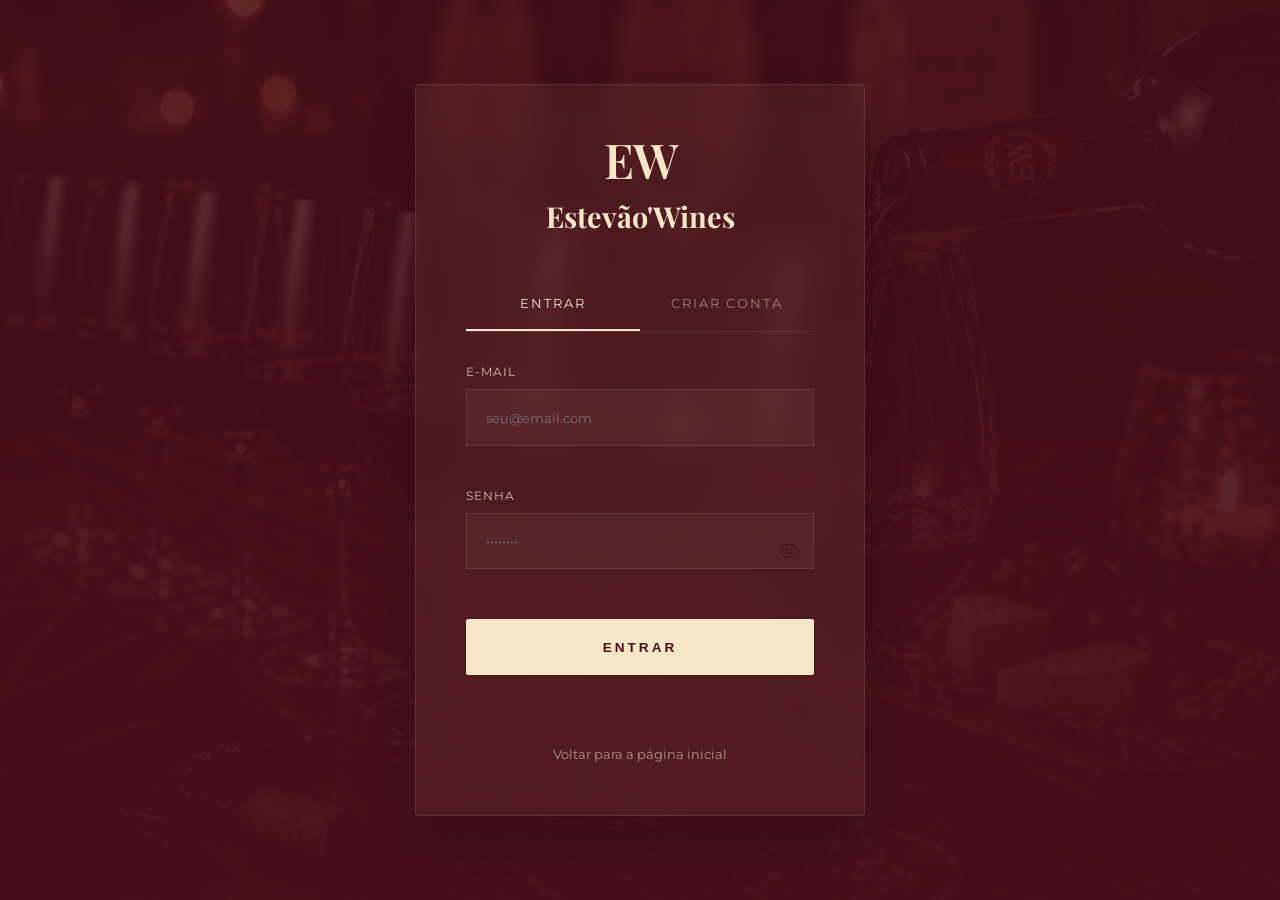
<file: auth.html>
<!DOCTYPE html>
<html lang="pt-BR">
<head>
    <meta charset="UTF-8">
    <meta name="viewport" content="width=device-width, initial-scale=1.0">
    <title>Login | Estevão'Wines</title>
    <link rel="preconnect" href="https://fonts.googleapis.com">
    <link rel="preconnect" href="https://fonts.gstatic.com" crossorigin>
    <link href="https://fonts.googleapis.com/css2?family=Montserrat:wght@300;400;600&family=Playfair+Display:ital,wght@0,400;0,700;1,400&display=swap" rel="stylesheet">
    <link rel="stylesheet" href="style.css">
    <style>
        .auth-page {
            min-height: 100vh;
            display: flex;
            align-items: center;
            justify-content: center;
            background-color: var(--bg-color);
            background-image: linear-gradient(rgba(var(--bg-rgb), 0.85), rgba(var(--bg-rgb), 0.95)), url('assets/hero-serving.png');
            background-size: cover;
            background-position: center;
            padding: 20px;
            transition: background-color var(--transition-speed);
        }

        .auth-container {
            width: 100%;
            max-width: 450px;
            background: rgba(var(--text-color-rgb), 0.05);
            backdrop-filter: blur(15px);
            border: 1px solid var(--border-color);
            padding: 50px;
            border-radius: 4px;
            box-shadow: 0 25px 50px rgba(0,0,0,0.2);
            text-align: center;
            color: var(--text-color);
        }

        /* Estilo para garantir visibilidade dos inputs no modo claro */
        input {
            background: rgba(var(--text-color-rgb), 0.05) !important;
            border-color: var(--border-color) !important;
            color: var(--text-color) !important;
        }

        .auth-header {
            margin-bottom: 40px;
            position: relative;
        }

        .theme-toggle-auth {
            position: absolute;
            top: -30px;
            right: -30px;
            background: none;
            border: none;
            color: var(--text-color);
            cursor: pointer;
            padding: 10px;
        }

        .theme-toggle-auth svg { width: 24px; height: 24px; }
        
        /* Ocultar ícones baseado no tema */
        body.light-mode .sun-icon { display: none; }
        body:not(.light-mode) .moon-icon { display: none; }

        .auth-header .monogram {
            font-size: 3rem;
            margin-bottom: 10px;
        }

        .auth-tabs {
            display: flex;
            margin-bottom: 30px;
            border-bottom: 1px solid rgba(245, 230, 200, 0.1);
        }

        .auth-tab {
            flex: 1;
            padding: 15px;
            cursor: pointer;
            font-size: 0.8rem;
            letter-spacing: 2px;
            text-transform: uppercase;
            opacity: 0.5;
            transition: 0.3s;
        }

        .auth-tab.active {
            opacity: 1;
            border-bottom: 2px solid var(--butter-yellow);
        }

        .auth-form {
            display: none;
            text-align: left;
        }

        .auth-form.active {
            display: block;
        }

        .form-group {
            margin-bottom: 20px;
        }

        .form-group label {
            display: block;
            font-size: 0.75rem;
            text-transform: uppercase;
            letter-spacing: 1px;
            margin-bottom: 8px;
            opacity: 0.8;
        }

        .auth-btn {
            width: 100%;
            margin-top: 10px;
        }

        .auth-footer {
            margin-top: 30px;
            font-size: 0.8rem;
            opacity: 0.6;
        }

        .auth-footer a {
            color: var(--butter-yellow);
            text-decoration: none;
            border-bottom: 1px solid transparent;
            transition: 0.3s;
        }

        .auth-footer a:hover {
            border-bottom: 1px solid var(--butter-yellow);
        }

        .pass-wrapper {
            position: relative;
            display: flex;
            align-items: center;
        }

        .toggle-pass {
            position: absolute;
            right: 15px;
            background: none;
            border: none;
            color: #4B0F1A; /* Cor escura fixa conforme solicitado */
            cursor: pointer;
            opacity: 0.8;
            transition: 0.3s;
            display: flex;
            align-items: center;
            padding: 0;
        }

        .toggle-pass:hover {
            opacity: 1;
        }

        .toggle-pass svg {
            width: 20px;
            height: 20px;
        }

        #auth-status {
            margin-top: 20px;
            font-size: 0.85rem;
            min-height: 20px;
        }
        
        .success-msg { color: #28a745; }
        .error-msg { color: #dc3545; }
    </style>
</head>
<body>
    <main class="auth-page">
        <div class="auth-container">
            <div class="auth-header">
                <div class="monogram">EW</div>
                <h2 style="font-family: 'Playfair Display', serif; font-size: 1.8rem;">Estevão'Wines</h2>
            </div>

            <div class="auth-tabs">
                <div class="auth-tab active" data-tab="login">Entrar</div>
                <div class="auth-tab" data-tab="signup">Criar Conta</div>
            </div>

            <!-- Formulário de Login -->
            <form id="login-form" class="auth-form active">
                <div class="form-group">
                    <label for="login-email">E-mail</label>
                    <input type="email" id="login-email" required placeholder="seu@email.com">
                </div>
                <div class="form-group">
                    <label for="login-pass">Senha</label>
                    <div class="pass-wrapper">
                        <input type="password" id="login-pass" required placeholder="••••••••">
                        <button type="button" class="toggle-pass" data-target="login-pass">
                            <svg viewBox="0 0 24 24" fill="none" stroke="currentColor" stroke-width="2" stroke-linecap="round" stroke-linejoin="round" class="eye-icon"><path d="M1 12s4-8 11-8 11 8 11 8-4 8-11 8-11-8-11-8z"></path><circle cx="12" cy="12" r="3"></circle></svg>
                        </button>
                    </div>
                </div>
                <button type="submit" class="btn btn-primary auth-btn">Entrar</button>
            </form>

            <!-- Formulário de Cadastro -->
            <form id="signup-form" class="auth-form">
                <div class="form-group">
                    <label for="signup-name">Nome Completo</label>
                    <input type="text" id="signup-name" required placeholder="Seu nome">
                </div>
                <div class="form-group">
                    <label for="signup-email">E-mail</label>
                    <input type="email" id="signup-email" required placeholder="seu@email.com">
                </div>
                <div class="form-group">
                    <label for="signup-pass">Senha</label>
                    <div class="pass-wrapper">
                        <input type="password" id="signup-pass" required placeholder="Crie uma senha">
                        <button type="button" class="toggle-pass" data-target="signup-pass">
                            <svg viewBox="0 0 24 24" fill="none" stroke="currentColor" stroke-width="2" stroke-linecap="round" stroke-linejoin="round" class="eye-icon"><path d="M1 12s4-8 11-8 11 8 11 8-4 8-11 8-11-8-11-8z"></path><circle cx="12" cy="12" r="3"></circle></svg>
                        </button>
                    </div>
                </div>
                <button type="submit" class="btn btn-primary auth-btn">Criar Minha Conta</button>
            </form>

            <div id="auth-status"></div>

            <div class="auth-footer">
                <a href="index.html">Voltar para a página inicial</a>
            </div>
        </div>
    </main>

    <script>
        // Lógica de Temas (Sincronização)
        const body = document.body;

        if (localStorage.getItem('theme') === 'light') {
            body.classList.add('light-mode');
        }

        // Lógica de Alternância de Abas
        const tabs = document.querySelectorAll('.auth-tab');
        const forms = document.querySelectorAll('.auth-form');

        tabs.forEach(tab => {
            tab.addEventListener('click', () => {
                tabs.forEach(t => t.classList.remove('active'));
                forms.forEach(f => f.classList.remove('active'));
                
                tab.classList.add('active');
                document.getElementById(`${tab.dataset.tab}-form`).classList.add('active');
            });
        });

        // Lógica de Visualizar Senha
        const togglePassBtns = document.querySelectorAll('.toggle-pass');
        togglePassBtns.forEach(btn => {
            btn.addEventListener('click', () => {
                const targetId = btn.dataset.target;
                const input = document.getElementById(targetId);
                const svg = btn.querySelector('svg');

                if (input.type === 'password') {
                    input.type = 'text';
                    // Mudar ícone para "olho riscado"
                    svg.innerHTML = '<path d="M17.94 17.94A10.07 10.07 0 0 1 12 20c-7 0-11-8-11-8a18.45 18.45 0 0 1 5.06-5.94M9.9 4.24A9.12 9.12 0 0 1 12 4c7 0 11 8 11 8a18.5 18.5 0 0 1-2.16 3.19m-6.72-1.07a3 3 0 1 1-4.24-4.24"></path><line x1="1" y1="1" x2="23" y2="23"></line>';
                } else {
                    input.type = 'password';
                    // Voltar para ícone de "olho aberto"
                    svg.innerHTML = '<path d="M1 12s4-8 11-8 11 8 11 8-4 8-11 8-11-8-11-8z"></path><circle cx="12" cy="12" r="3"></circle>';
                }
            });
        });

        // Simulação de Autenticação com LocalStorage
        const loginForm = document.getElementById('login-form');
        const signupForm = document.getElementById('signup-form');
        const statusDiv = document.getElementById('auth-status');

        // Signup
        signupForm.addEventListener('submit', (e) => {
            e.preventDefault();
            const name = document.getElementById('signup-name').value;
            const email = document.getElementById('signup-email').value;
            const pass = document.getElementById('signup-pass').value;

            const users = JSON.parse(localStorage.getItem('ew-users') || '[]');
            
            if (users.find(u => u.email === email)) {
                statusDiv.innerHTML = '<span class="error-msg">Este e-mail já está cadastrado.</span>';
                return;
            }

            users.push({ name, email, pass });
            localStorage.setItem('ew-users', JSON.stringify(users));
            
            statusDiv.innerHTML = '<span class="success-msg">Conta criada com sucesso! Você já pode entrar.</span>';
            setTimeout(() => tabs[0].click(), 1500);
        });

        // Login
        loginForm.addEventListener('submit', (e) => {
            e.preventDefault();
            const email = document.getElementById('login-email').value;
            const pass = document.getElementById('login-pass').value;

            const users = JSON.parse(localStorage.getItem('ew-users') || '[]');
            const user = users.find(u => u.email === email && u.pass === pass);

            if (user) {
                localStorage.setItem('ew-logged-in', JSON.stringify(user));
                statusDiv.innerHTML = '<span class="success-msg">Bem-vindo à Estevão\'Wines! Entrando...</span>';
                setTimeout(() => {
                    window.location.href = 'index.html';
                }, 1000);
            } else {
                statusDiv.innerHTML = '<span class="error-msg">E-mail ou senha incorretos.</span>';
            }
        });
    </script>
</body>
</html>
</file>
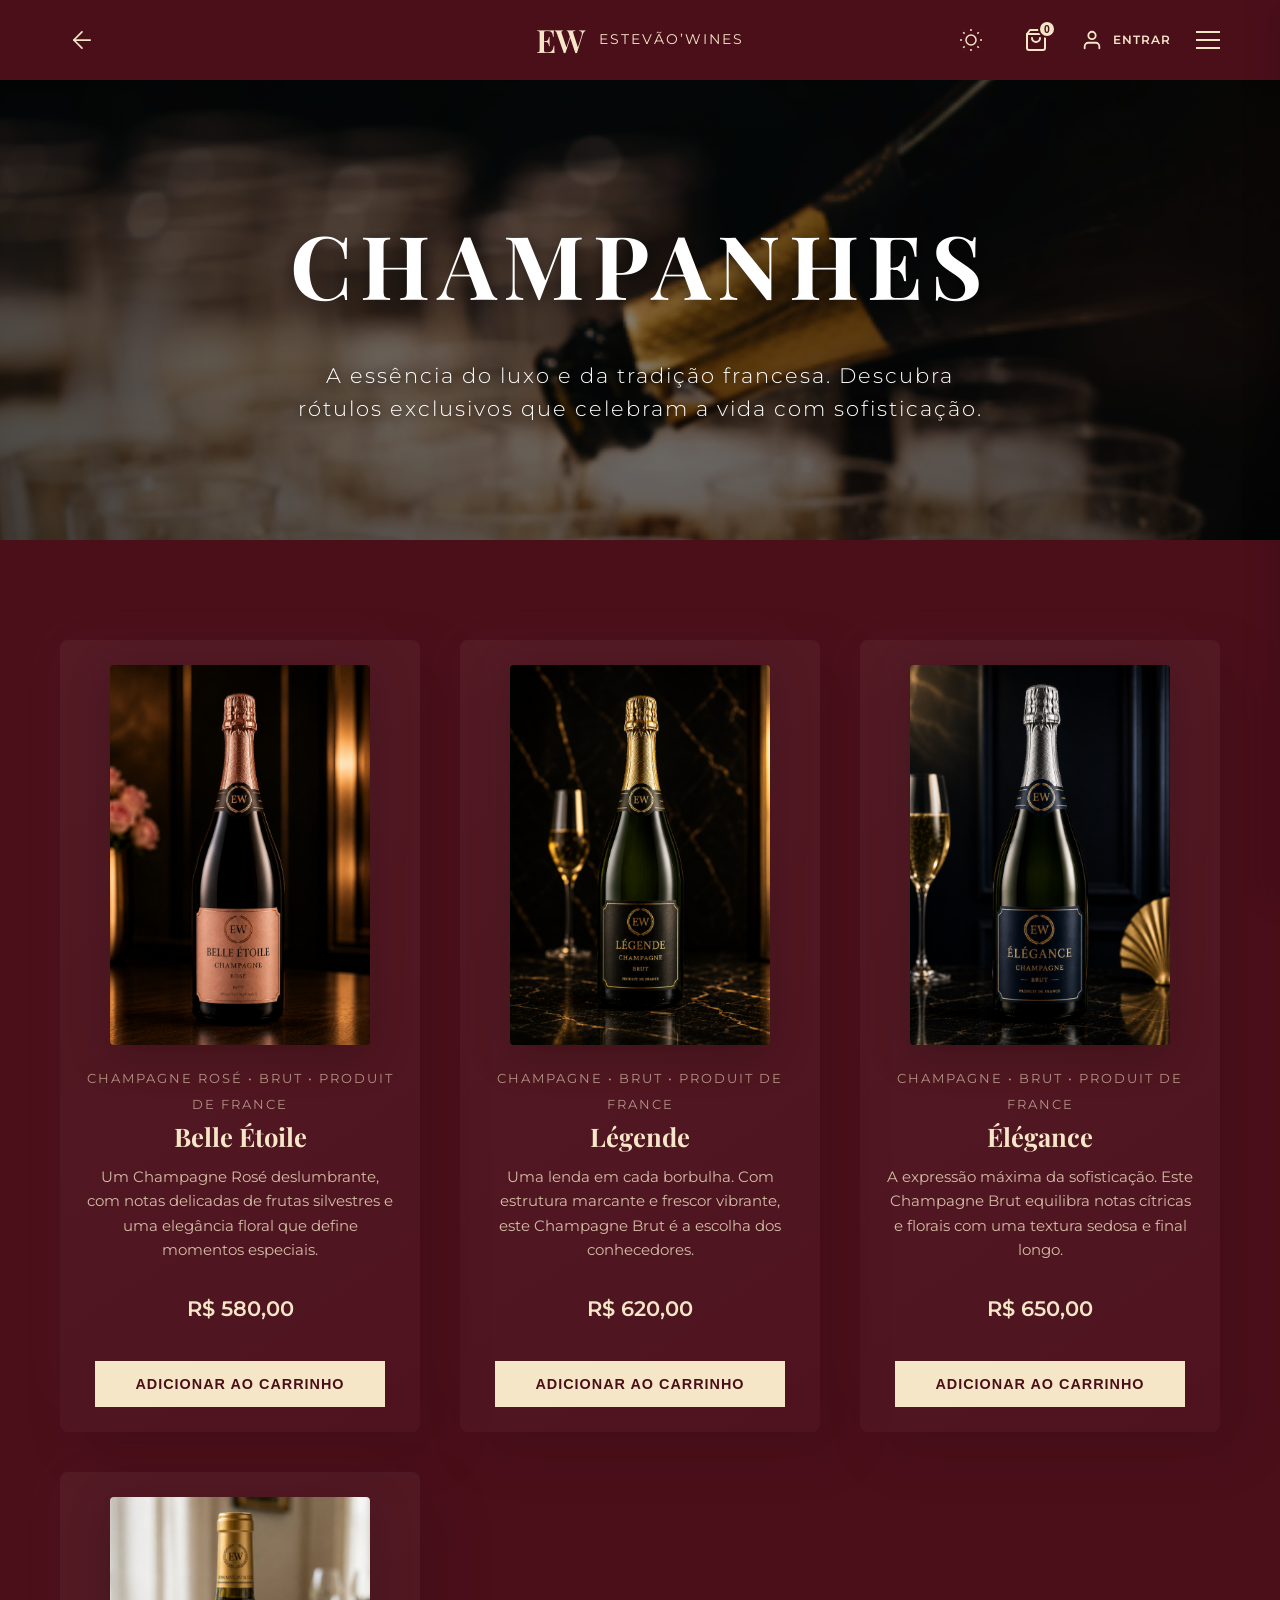
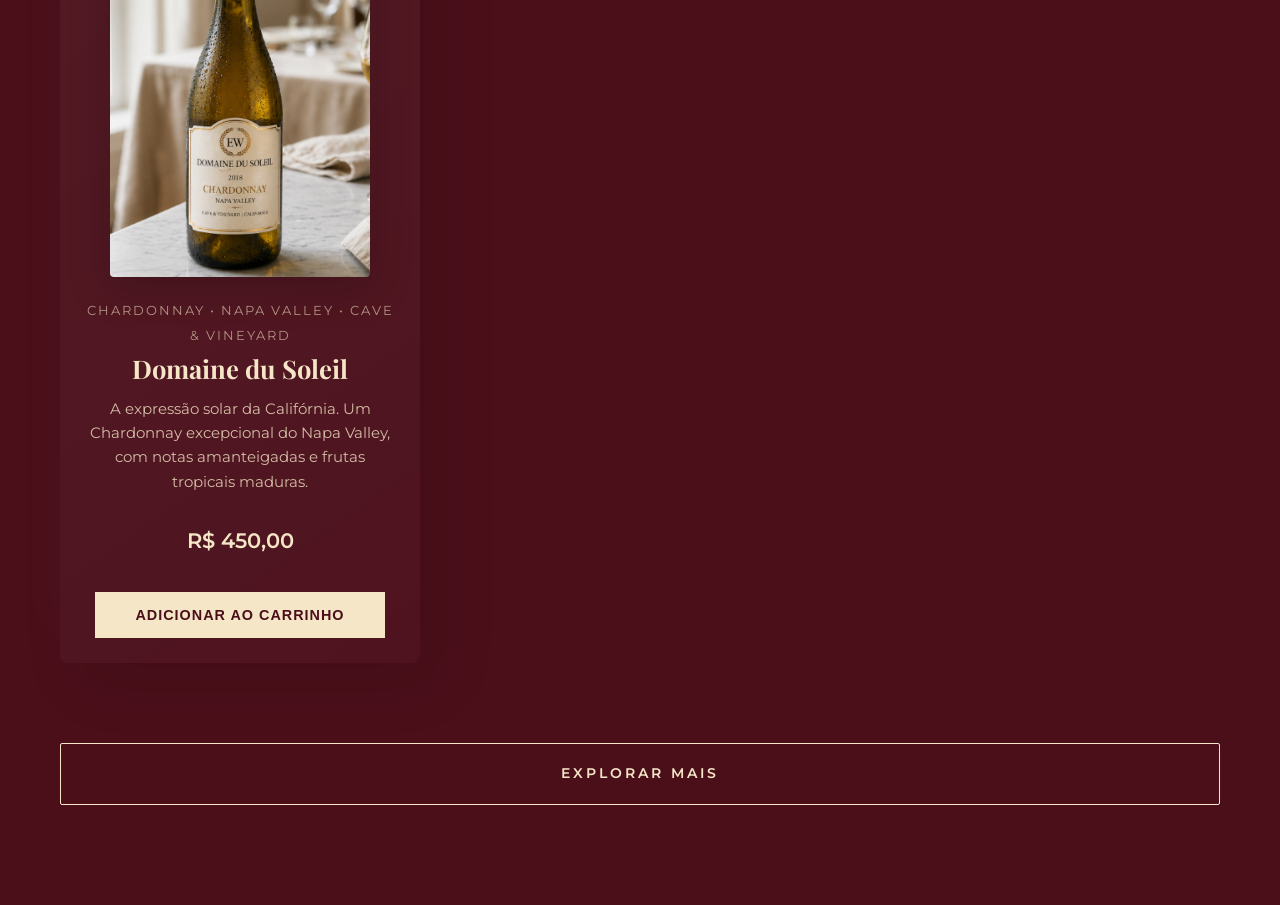
<file: champanhe.html>
<!DOCTYPE html>
<html lang="pt-BR">
<head>
    <meta charset="UTF-8">
    <meta name="viewport" content="width=device-width, initial-scale=1.0">
    <title>Champagne Selection | Estevão’Wines</title>
    <link rel="preconnect" href="https://fonts.googleapis.com">
    <link rel="preconnect" href="https://fonts.gstatic.com" crossorigin>
    <link href="https://fonts.googleapis.com/css2?family=Montserrat:wght@300;400;600&family=Playfair+Display:ital,wght@0,400;0,700;1,400&display=swap" rel="stylesheet">
    <link rel="stylesheet" href="style.css">
    <link rel="stylesheet" href="whisky.css"> <!-- Reusing same layout styles -->
    <link rel="stylesheet" href="champanhe.css">
</head>
<body class="whisky-page champagne-page">
    <header id="main-header">
        <nav class="header-container">
            <a href="menu.html" class="back-button" aria-label="Voltar para Produtos">
                <svg viewBox="0 0 24 24" fill="none" stroke="currentColor" stroke-width="2" stroke-linecap="round" stroke-linejoin="round">
                    <line x1="19" y1="12" x2="5" y2="12"></line>
                    <polyline points="12 19 5 12 12 5"></polyline>
                </svg>
            </a>
            <div class="brand" onclick="window.location.href='index.html'">
                <div class="monogram">EW</div>
                <div class="brand-name">Estevão’Wines</div>
            </div>
            <div class="controls">
                <button id="theme-toggle" aria-label="Alternar Tema">
                    <svg class="sun-icon" viewBox="0 0 24 24" fill="none" stroke="currentColor" stroke-width="2"><circle cx="12" cy="12" r="5"></circle><line x1="12" y1="1" x2="12" y2="3"></line><line x1="12" y1="21" x2="12" y2="23"></line><line x1="4.22" y1="4.22" x2="5.64" y2="5.64"></line><line x1="18.36" y1="18.36" x2="19.78" y2="19.78"></line><line x1="1" y1="12" x2="3" y2="12"></line><line x1="21" y1="12" x2="23" y2="12"></line><line x1="4.22" y1="19.78" x2="5.64" y2="18.36"></line><line x1="18.36" y1="5.64" x2="19.78" y2="4.22"></line></svg>
                    <svg class="moon-icon" viewBox="0 0 24 24" fill="none" stroke="currentColor" stroke-width="2"><path d="M21 12.79A9 9 0 1 1 11.21 3 7 7 0 0 0 21 12.79z"></path></svg>
                </button>
                
                <button id="cart-toggle" aria-label="Abrir Carrinho" class="cart-btn">
                    <svg viewBox="0 0 24 24" fill="none" stroke="currentColor" stroke-width="2" stroke-linecap="round" stroke-linejoin="round">
                        <path d="M6 2L3 6v14a2 2 0 0 0 2 2h14a2 2 0 0 0 2-2V6l-3-4Z"></path>
                        <path d="M3 6h18"></path>
                        <path d="M16 10a4 4 0 0 1-8 0"></path>
                    </svg>
                    <span id="cart-count">0</span>
                </button>

                <div id="auth-header-btn">
                    <a href="auth.html" id="login-nav-btn" class="login-btn-link" aria-label="Login">
                        <svg viewBox="0 0 24 24" fill="none" stroke="currentColor" stroke-width="2" stroke-linecap="round" stroke-linejoin="round" class="user-icon">
                            <path d="M20 21v-2a4 4 0 0 0-4-4H8a4 4 0 0 0-4 4v2"></path>
                            <circle cx="12" cy="7" r="4"></circle>
                        </svg>
                        <span id="user-name-display">Entrar</span>
                    </a>
                </div>

                <div class="hamburger" id="hamburger-menu">
                    <span class="bar line-1"></span>
                    <span class="bar line-2"></span>
                    <span class="bar line-3"></span>
                </div>
            </div>
        </nav>
    </header>

    <div id="fullscreen-overlay" class="overlay">
        <div class="overlay-close" id="close-menu">
            <span class="close-bar line-1"></span>
            <span class="close-bar line-2"></span>
        </div>
        <div class="menu-watermark">EW</div>
        <nav class="overlay-nav">
            <div id="user-info-overlay" class="user-info-overlay"></div>
            <ul class="overlay-links">
                <li><a href="index.html#home">HOME</a></li>
                <li><a href="menu.html">PRODUTOS</a></li>
                <li><a href="index.html#historia">SOBRE</a></li>
                <li><a href="index.html#contato">CONTATO</a></li>
            </ul>
        </nav>
    </div>

    <section class="champagne-hero">
        <h1>Champanhes</h1>
        <p>A essência do luxo e da tradição francesa. Descubra rótulos exclusivos que celebram a vida com sofisticação.</p>
    </section>

    <main class="products-section">
        <div class="products-grid">
            <!-- Belle Étoile Rosé -->
            <div class="product-card">
                <img src="assets/champagne_belle_etoile.png" alt="Champagne Belle Étoile Rosé" class="product-image">
                <div class="product-info">
                    <span class="product-meta">Champagne Rosé • Brut • Produit de France</span>
                    <h2>Belle Étoile</h2>
                    <p class="product-description">Um Champagne Rosé deslumbrante, com notas delicadas de frutas silvestres e uma elegância floral que define momentos especiais.</p>
                    <p class="product-price">R$ 580,00</p>
                    <button class="btn-add" data-name="Champagne Belle Étoile Rosé" data-price="580.00">ADICIONAR AO CARRINHO</button>
                </div>
            </div>

            <!-- Légende Brut -->
            <div class="product-card">
                <img src="assets/champagne_legende.png" alt="Champagne Légende Brut" class="product-image">
                <div class="product-info">
                    <span class="product-meta">Champagne • Brut • Produit de France</span>
                    <h2>Légende</h2>
                    <p class="product-description">Uma lenda em cada borbulha. Com estrutura marcante e frescor vibrante, este Champagne Brut é a escolha dos conhecedores.</p>
                    <p class="product-price">R$ 620,00</p>
                    <button class="btn-add" data-name="Champagne Légende Brut" data-price="620.00">ADICIONAR AO CARRINHO</button>
                </div>
            </div>

            <!-- Élégance Brut -->
            <div class="product-card">
                <img src="assets/champagne_elegance.png" alt="Champagne Élégance Brut" class="product-image">
                <div class="product-info">
                    <span class="product-meta">Champagne • Brut • Produit de France</span>
                    <h2>Élégance</h2>
                    <p class="product-description">A expressão máxima da sofisticação. Este Champagne Brut equilibra notas cítricas e florais com uma textura sedosa e final longo.</p>
                    <p class="product-price">R$ 650,00</p>
                    <button class="btn-add" data-name="Champagne Élégance Brut" data-price="650.00">ADICIONAR AO CARRINHO</button>
                </div>
            </div>

            <!-- Domaine du Soleil -->
            <div class="product-card">
                <img src="assets/chardonnay_domaine_soleil.png" alt="Domaine du Soleil Chardonnay" class="product-image">
                <div class="product-info">
                    <span class="product-meta">Chardonnay • Napa Valley • Cave & Vineyard</span>
                    <h2>Domaine du Soleil</h2>
                    <p class="product-description">A expressão solar da Califórnia. Um Chardonnay excepcional do Napa Valley, com notas amanteigadas e frutas tropicais maduras.</p>
                    <p class="product-price">R$ 450,00</p>
                    <button class="btn-add" data-name="Vinho Domaine du Soleil Chardonnay" data-price="450.00">ADICIONAR AO CARRINHO</button>
                </div>
            </div>
        </div>
        
        <div class="explore-more-container" style="text-align: center; margin-top: 80px;">
            <a href="explorar_mais.html" class="btn btn-secondary">EXPLORAR MAIS</a>
        </div>
    </main>

    <!-- Carrinho Lateral -->
    <div id="cart-drawer" class="cart-drawer">
        <div class="cart-header">
            <h3>Seu Pedido</h3>
            <button id="close-cart" class="close-cart">&times;</button>
        </div>
        <div id="cart-items" class="cart-items">
            <p class="empty-msg">Seu carrinho está vazio.</p>
        </div>
        <div class="cart-footer">
            <div class="total-container">
                <span>Total</span>
                <span id="cart-total">R$ 0,00</span>
            </div>
            <div id="payment-section" class="payment-section">
                <h4>Forma de Pagamento</h4>
                <div class="payment-options">
                    <label class="payment-opt">
                        <input type="radio" name="payment" value="Crédito">
                        <span>Cartão de Crédito</span>
                    </label>
                    <label class="payment-opt">
                        <input type="radio" name="payment" value="Débito">
                        <span>Cartão de Débito</span>
                    </label>
                    <label class="payment-opt">
                        <input type="radio" name="payment" value="PIX">
                        <span>PIX</span>
                    </label>
                </div>
            </div>
            <button class="btn btn-primary checkout-btn">Confirmar Pagamento</button>
        </div>
    </div>
    <div id="cart-overlay" class="cart-overlay"></div>

    <script src="script.js"></script>
</body>
</html>
</file>
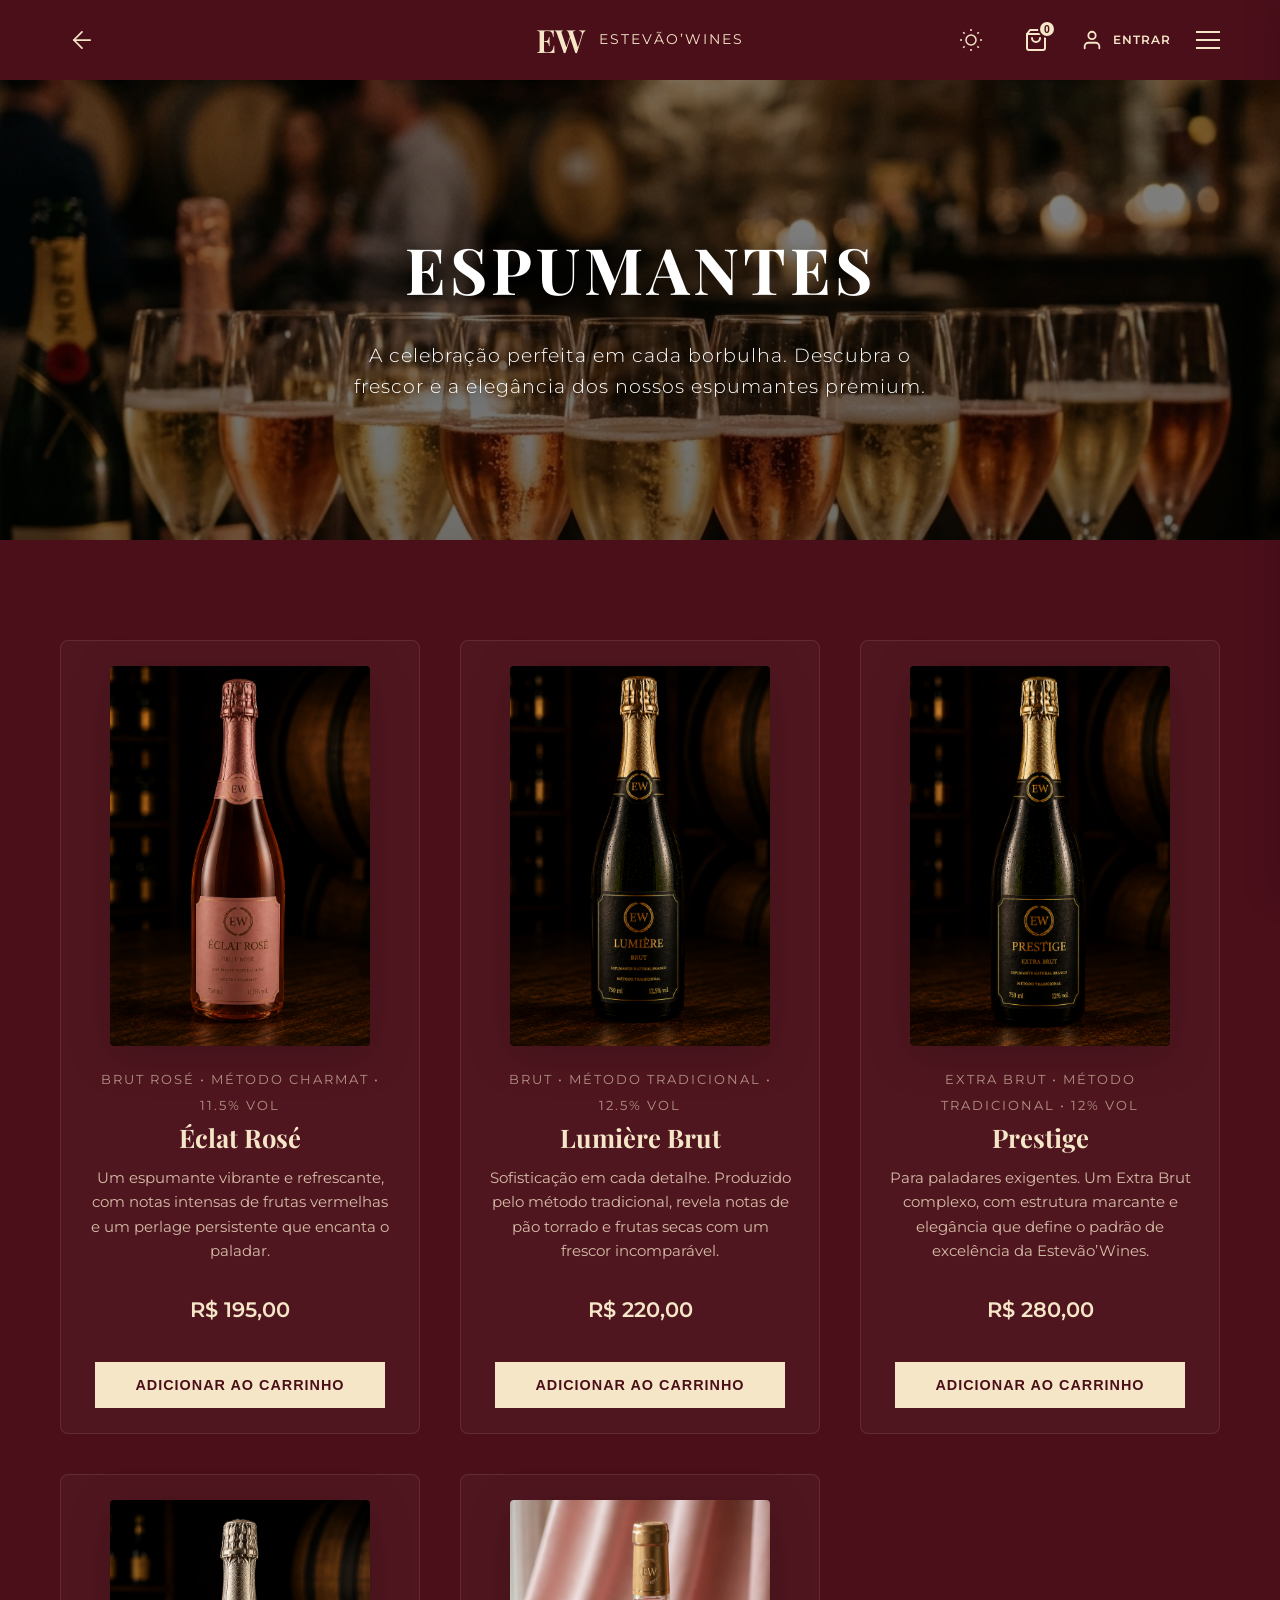
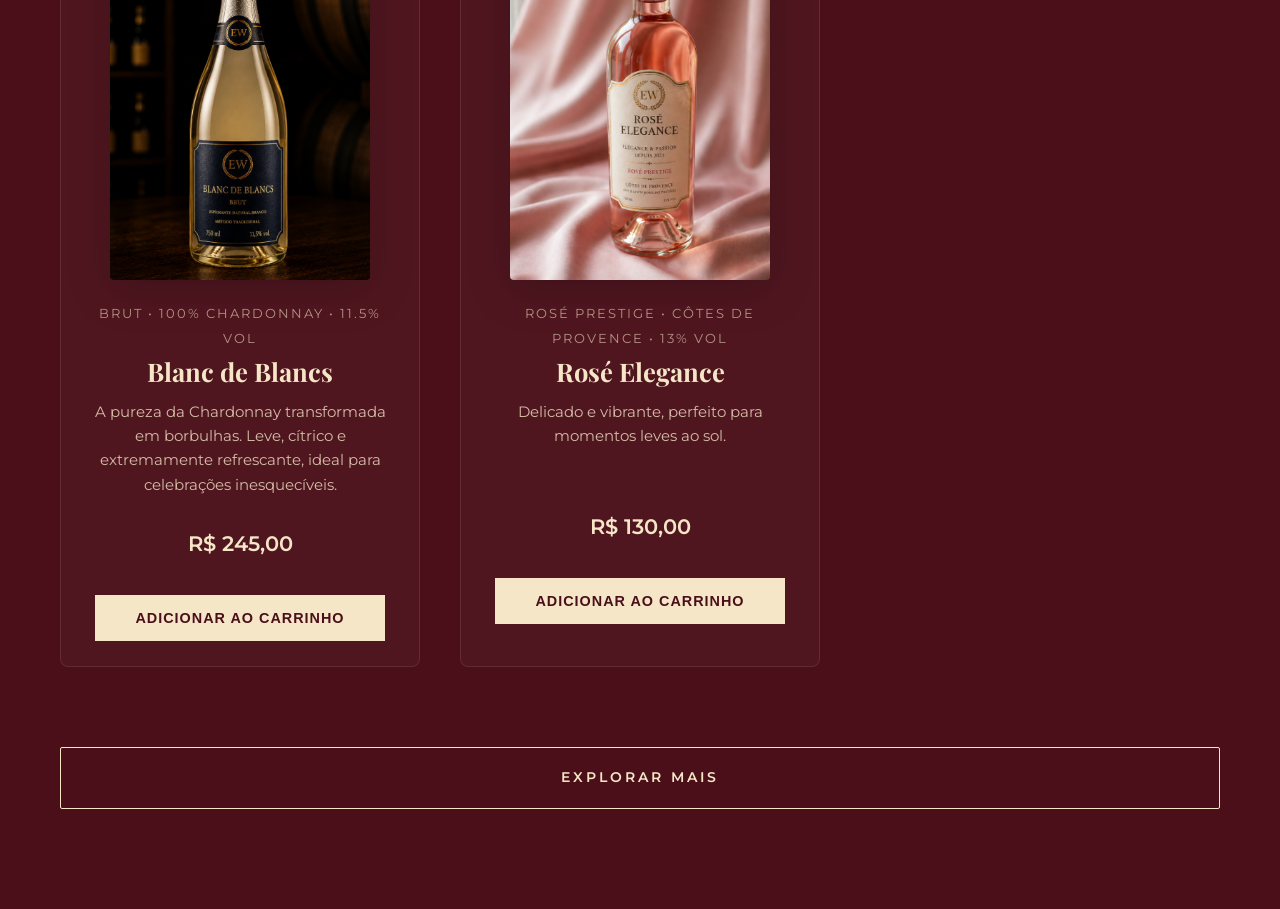
<file: espumantes.html>
<!DOCTYPE html>
<html lang="pt-BR">
<head>
    <meta charset="UTF-8">
    <meta name="viewport" content="width=device-width, initial-scale=1.0">
    <title>Espumantes Selection | Estevão’Wines</title>
    <link rel="preconnect" href="https://fonts.googleapis.com">
    <link rel="preconnect" href="https://fonts.gstatic.com" crossorigin>
    <link href="https://fonts.googleapis.com/css2?family=Montserrat:wght@300;400;600&family=Playfair+Display:ital,wght@0,400;0,700;1,400&display=swap" rel="stylesheet">
    <link rel="stylesheet" href="style.css">
    <link rel="stylesheet" href="whisky.css"> <!-- Reusing same layout styles -->
</head>
<body class="whisky-page">
    <header id="main-header">
        <nav class="header-container">
            <a href="menu.html" class="back-button" aria-label="Voltar para Produtos">
                <svg viewBox="0 0 24 24" fill="none" stroke="currentColor" stroke-width="2" stroke-linecap="round" stroke-linejoin="round">
                    <line x1="19" y1="12" x2="5" y2="12"></line>
                    <polyline points="12 19 5 12 12 5"></polyline>
                </svg>
            </a>
            <div class="brand" onclick="window.location.href='index.html'">
                <div class="monogram">EW</div>
                <div class="brand-name">Estevão’Wines</div>
            </div>
            <div class="controls">
                <button id="theme-toggle" aria-label="Alternar Tema">
                    <svg class="sun-icon" viewBox="0 0 24 24" fill="none" stroke="currentColor" stroke-width="2"><circle cx="12" cy="12" r="5"></circle><line x1="12" y1="1" x2="12" y2="3"></line><line x1="12" y1="21" x2="12" y2="23"></line><line x1="4.22" y1="4.22" x2="5.64" y2="5.64"></line><line x1="18.36" y1="18.36" x2="19.78" y2="19.78"></line><line x1="1" y1="12" x2="3" y2="12"></line><line x1="21" y1="12" x2="23" y2="12"></line><line x1="4.22" y1="19.78" x2="5.64" y2="18.36"></line><line x1="18.36" y1="5.64" x2="19.78" y2="4.22"></line></svg>
                    <svg class="moon-icon" viewBox="0 0 24 24" fill="none" stroke="currentColor" stroke-width="2"><path d="M21 12.79A9 9 0 1 1 11.21 3 7 7 0 0 0 21 12.79z"></path></svg>
                </button>
                
                <button id="cart-toggle" aria-label="Abrir Carrinho" class="cart-btn">
                    <svg viewBox="0 0 24 24" fill="none" stroke="currentColor" stroke-width="2" stroke-linecap="round" stroke-linejoin="round">
                        <path d="M6 2L3 6v14a2 2 0 0 0 2 2h14a2 2 0 0 0 2-2V6l-3-4Z"></path>
                        <path d="M3 6h18"></path>
                        <path d="M16 10a4 4 0 0 1-8 0"></path>
                    </svg>
                    <span id="cart-count">0</span>
                </button>

                <div id="auth-header-btn">
                    <a href="auth.html" id="login-nav-btn" class="login-btn-link" aria-label="Login">
                        <svg viewBox="0 0 24 24" fill="none" stroke="currentColor" stroke-width="2" stroke-linecap="round" stroke-linejoin="round" class="user-icon">
                            <path d="M20 21v-2a4 4 0 0 0-4-4H8a4 4 0 0 0-4 4v2"></path>
                            <circle cx="12" cy="7" r="4"></circle>
                        </svg>
                        <span id="user-name-display">Entrar</span>
                    </a>
                </div>

                <div class="hamburger" id="hamburger-menu">
                    <span class="bar line-1"></span>
                    <span class="bar line-2"></span>
                    <span class="bar line-3"></span>
                </div>
            </div>
        </nav>
    </header>

    <div id="fullscreen-overlay" class="overlay">
        <div class="overlay-close" id="close-menu">
            <span class="close-bar line-1"></span>
            <span class="close-bar line-2"></span>
        </div>
        <div class="menu-watermark">EW</div>
        <nav class="overlay-nav">
            <div id="user-info-overlay" class="user-info-overlay"></div>
            <ul class="overlay-links">
                <li><a href="index.html#home">HOME</a></li>
                <li><a href="menu.html">PRODUTOS</a></li>
                <li><a href="index.html#historia">SOBRE</a></li>
                <li><a href="index.html#contato">CONTATO</a></li>
            </ul>
        </nav>
    </div>

    <section class="whisky-hero" style="background-image: linear-gradient(rgba(0,0,0,0.4), rgba(0,0,0,0.6)), url('assets/hero_espumantes.png');">
        <h1>Espumantes</h1>
        <p>A celebração perfeita em cada borbulha. Descubra o frescor e a elegância dos nossos espumantes premium.</p>
    </section>

    <main class="products-section">
        <div class="products-grid">
            <!-- Éclat Rosé -->
            <div class="product-card">
                <img src="assets/espumante_eclat_rose.png" alt="Éclat Rosé" class="product-image">
                <div class="product-info">
                    <span class="product-meta">Brut Rosé • Método Charmat • 11.5% Vol</span>
                    <h2>Éclat Rosé</h2>
                    <p class="product-description">Um espumante vibrante e refrescante, com notas intensas de frutas vermelhas e um perlage persistente que encanta o paladar.</p>
                    <p class="product-price">R$ 195,00</p>
                    <button class="btn-add" data-name="Espumante Éclat Rosé" data-price="195.00">ADICIONAR AO CARRINHO</button>
                </div>
            </div>

            <!-- Lumière -->
            <div class="product-card">
                <img src="assets/espumante_lumiere.png" alt="Lumière Brut" class="product-image">
                <div class="product-info">
                    <span class="product-meta">Brut • Método Tradicional • 12.5% Vol</span>
                    <h2>Lumière Brut</h2>
                    <p class="product-description">Sofisticação em cada detalhe. Produzido pelo método tradicional, revela notas de pão torrado e frutas secas com um frescor incomparável.</p>
                    <p class="product-price">R$ 220,00</p>
                    <button class="btn-add" data-name="Espumante Lumière Brut" data-price="220.00">ADICIONAR AO CARRINHO</button>
                </div>
            </div>

            <!-- Prestige -->
            <div class="product-card">
                <img src="assets/espumante_prestige.png" alt="Prestige Extra Brut" class="product-image">
                <div class="product-info">
                    <span class="product-meta">Extra Brut • Método Tradicional • 12% Vol</span>
                    <h2>Prestige</h2>
                    <p class="product-description">Para paladares exigentes. Um Extra Brut complexo, com estrutura marcante e elegância que define o padrão de excelência da Estevão’Wines.</p>
                    <p class="product-price">R$ 280,00</p>
                    <button class="btn-add" data-name="Espumante Prestige Extra Brut" data-price="280.00">ADICIONAR AO CARRINHO</button>
                </div>
            </div>

            <!-- Blanc de Blancs -->
            <div class="product-card">
                <img src="assets/espumante_blanc.png" alt="Blanc de Blancs Brut" class="product-image">
                <div class="product-info">
                    <span class="product-meta">Brut • 100% Chardonnay • 11.5% Vol</span>
                    <h2>Blanc de Blancs</h2>
                    <p class="product-description">A pureza da Chardonnay transformada em borbulhas. Leve, cítrico e extremamente refrescante, ideal para celebrações inesquecíveis.</p>
                    <p class="product-price">R$ 245,00</p>
                    <button class="btn-add" data-name="Espumante Blanc de Blancs" data-price="245.00">ADICIONAR AO CARRINHO</button>
                </div>
            </div>

            <!-- Rosé Elegance -->
            <div class="product-card">
                <img src="assets/rose_elegance_premium.png" alt="Rosé Elegance" class="product-image">
                <div class="product-info">
                    <span class="product-meta">Rosé Prestige • Côtes de Provence • 13% Vol</span>
                    <h2>Rosé Elegance</h2>
                    <p class="product-description">Delicado e vibrante, perfeito para momentos leves ao sol.</p>
                    <p class="product-price">R$ 130,00</p>
                    <button class="btn-add" data-name="Vinho Rosé Elegance" data-price="130.00">ADICIONAR AO CARRINHO</button>
                </div>
            </div>
        </div>
        
        <div class="explore-more-container" style="text-align: center; margin-top: 80px;">
            <a href="explorar_mais.html" class="btn btn-secondary">EXPLORAR MAIS</a>
        </div>
    </main>

    <!-- Carrinho Lateral -->
    <div id="cart-drawer" class="cart-drawer">
        <div class="cart-header">
            <h3>Seu Pedido</h3>
            <button id="close-cart" class="close-cart">&times;</button>
        </div>
        <div id="cart-items" class="cart-items">
            <p class="empty-msg">Seu carrinho está vazio.</p>
        </div>
        <div class="cart-footer">
            <div class="total-container">
                <span>Total</span>
                <span id="cart-total">R$ 0,00</span>
            </div>
            <div id="payment-section" class="payment-section">
                <h4>Forma de Pagamento</h4>
                <div class="payment-options">
                    <label class="payment-opt">
                        <input type="radio" name="payment" value="Crédito">
                        <span>Cartão de Crédito</span>
                    </label>
                    <label class="payment-opt">
                        <input type="radio" name="payment" value="Débito">
                        <span>Cartão de Débito</span>
                    </label>
                    <label class="payment-opt">
                        <input type="radio" name="payment" value="PIX">
                        <span>PIX</span>
                    </label>
                </div>
            </div>
            <button class="btn btn-primary checkout-btn">Confirmar Pagamento</button>
        </div>
    </div>
    <div id="cart-overlay" class="cart-overlay"></div>

    <script src="script.js"></script>
</body>
</html>
</file>
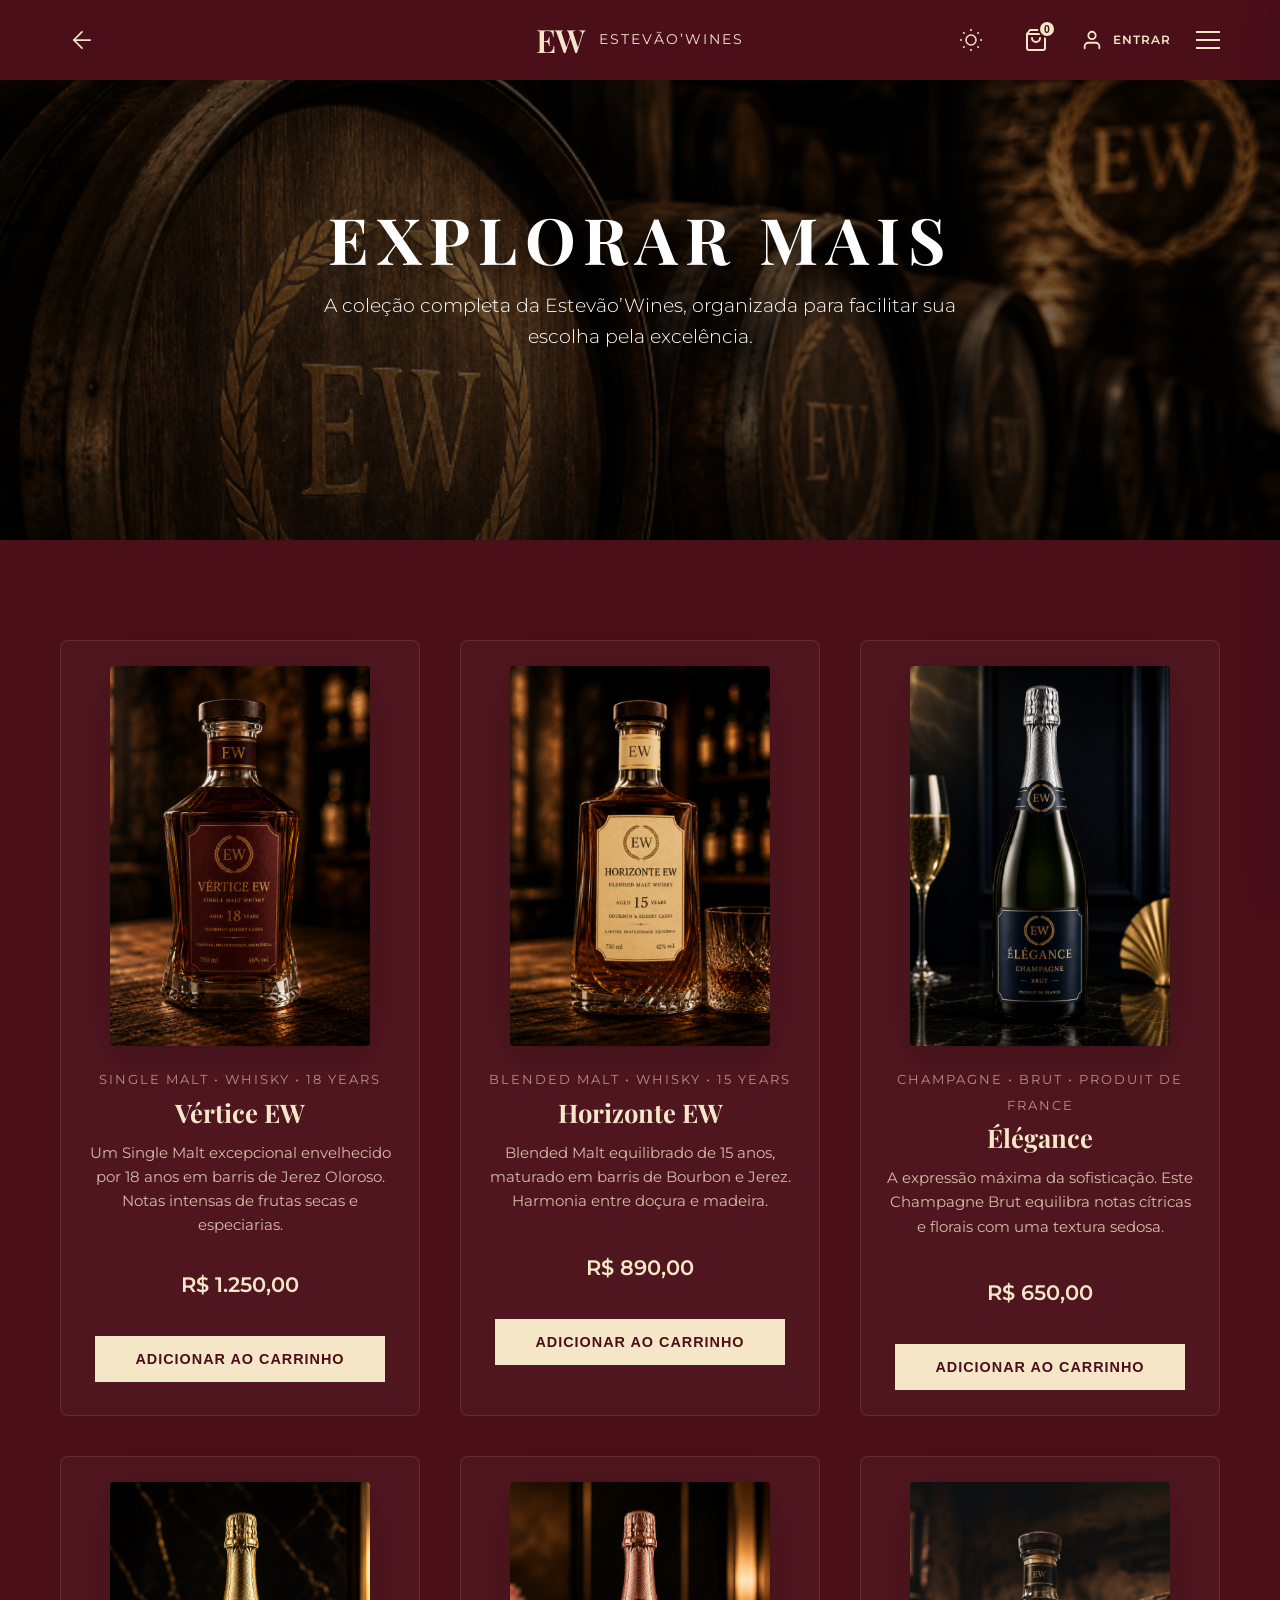
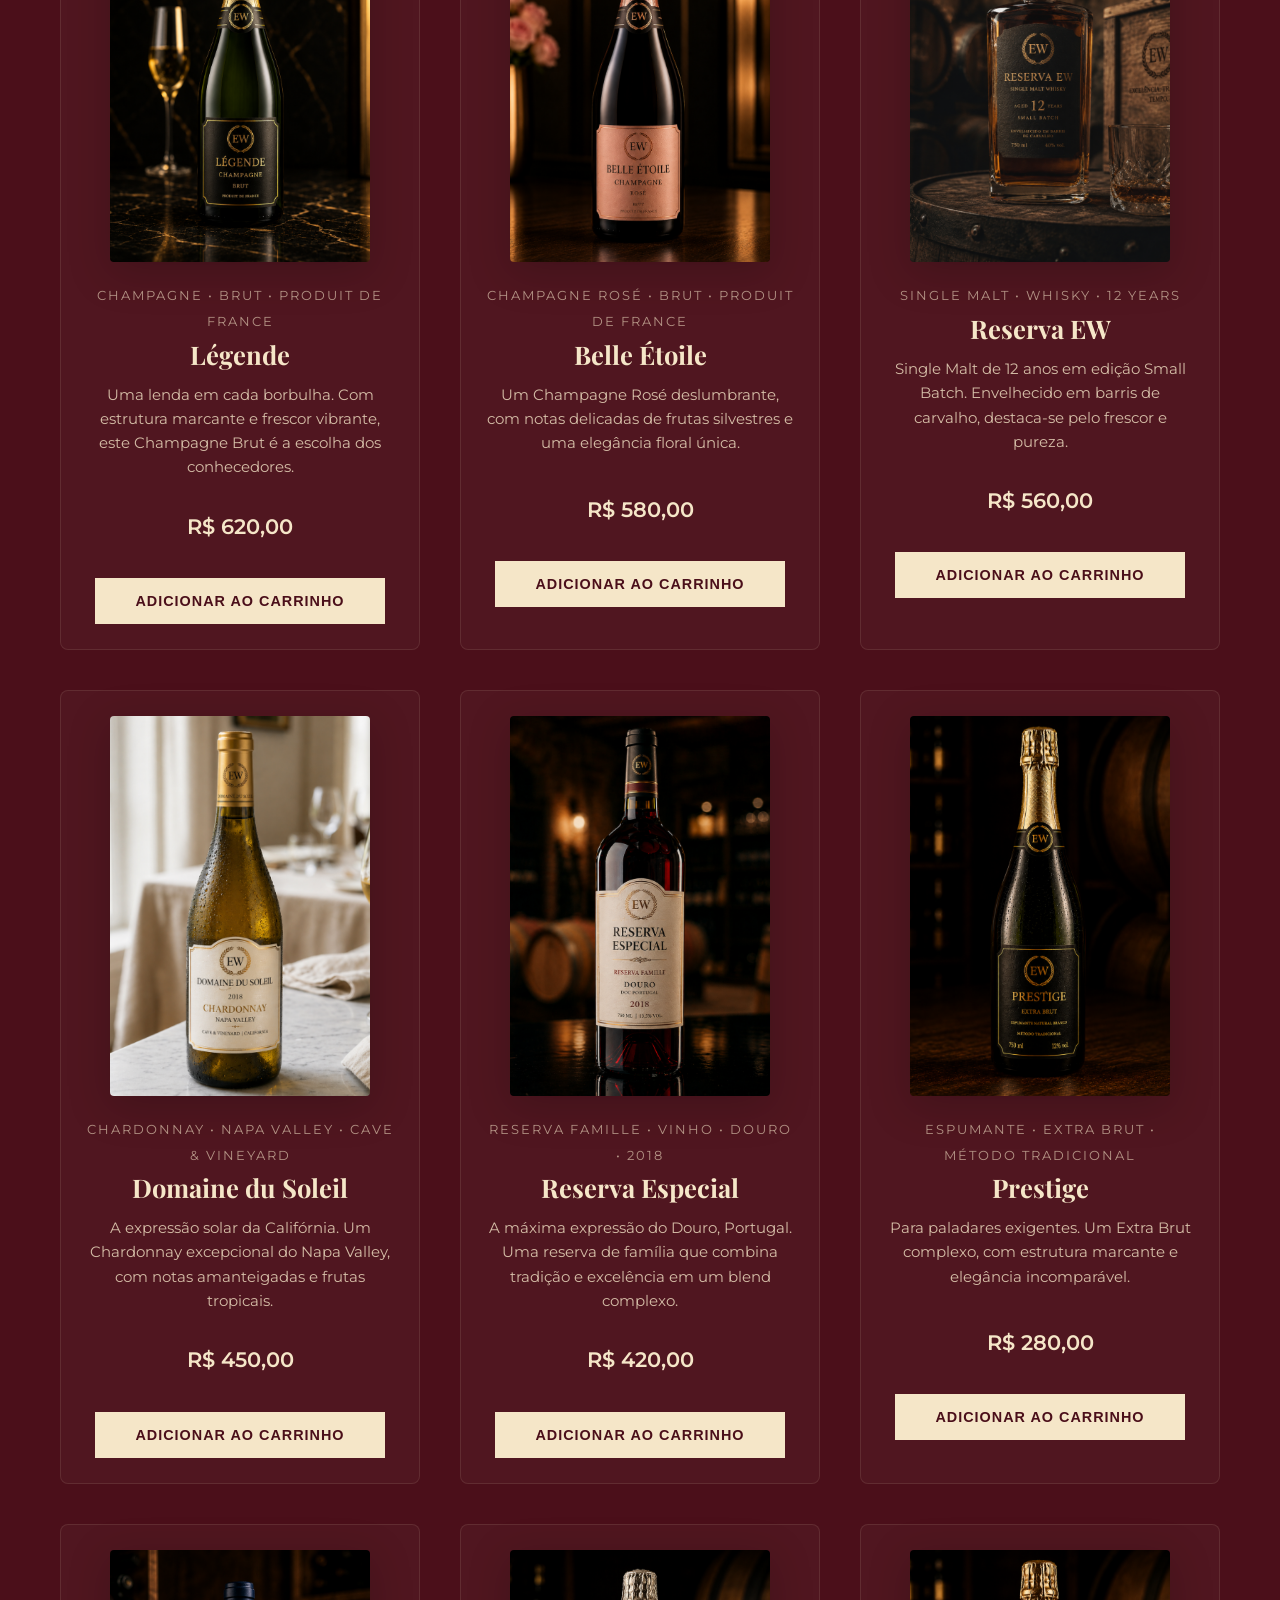
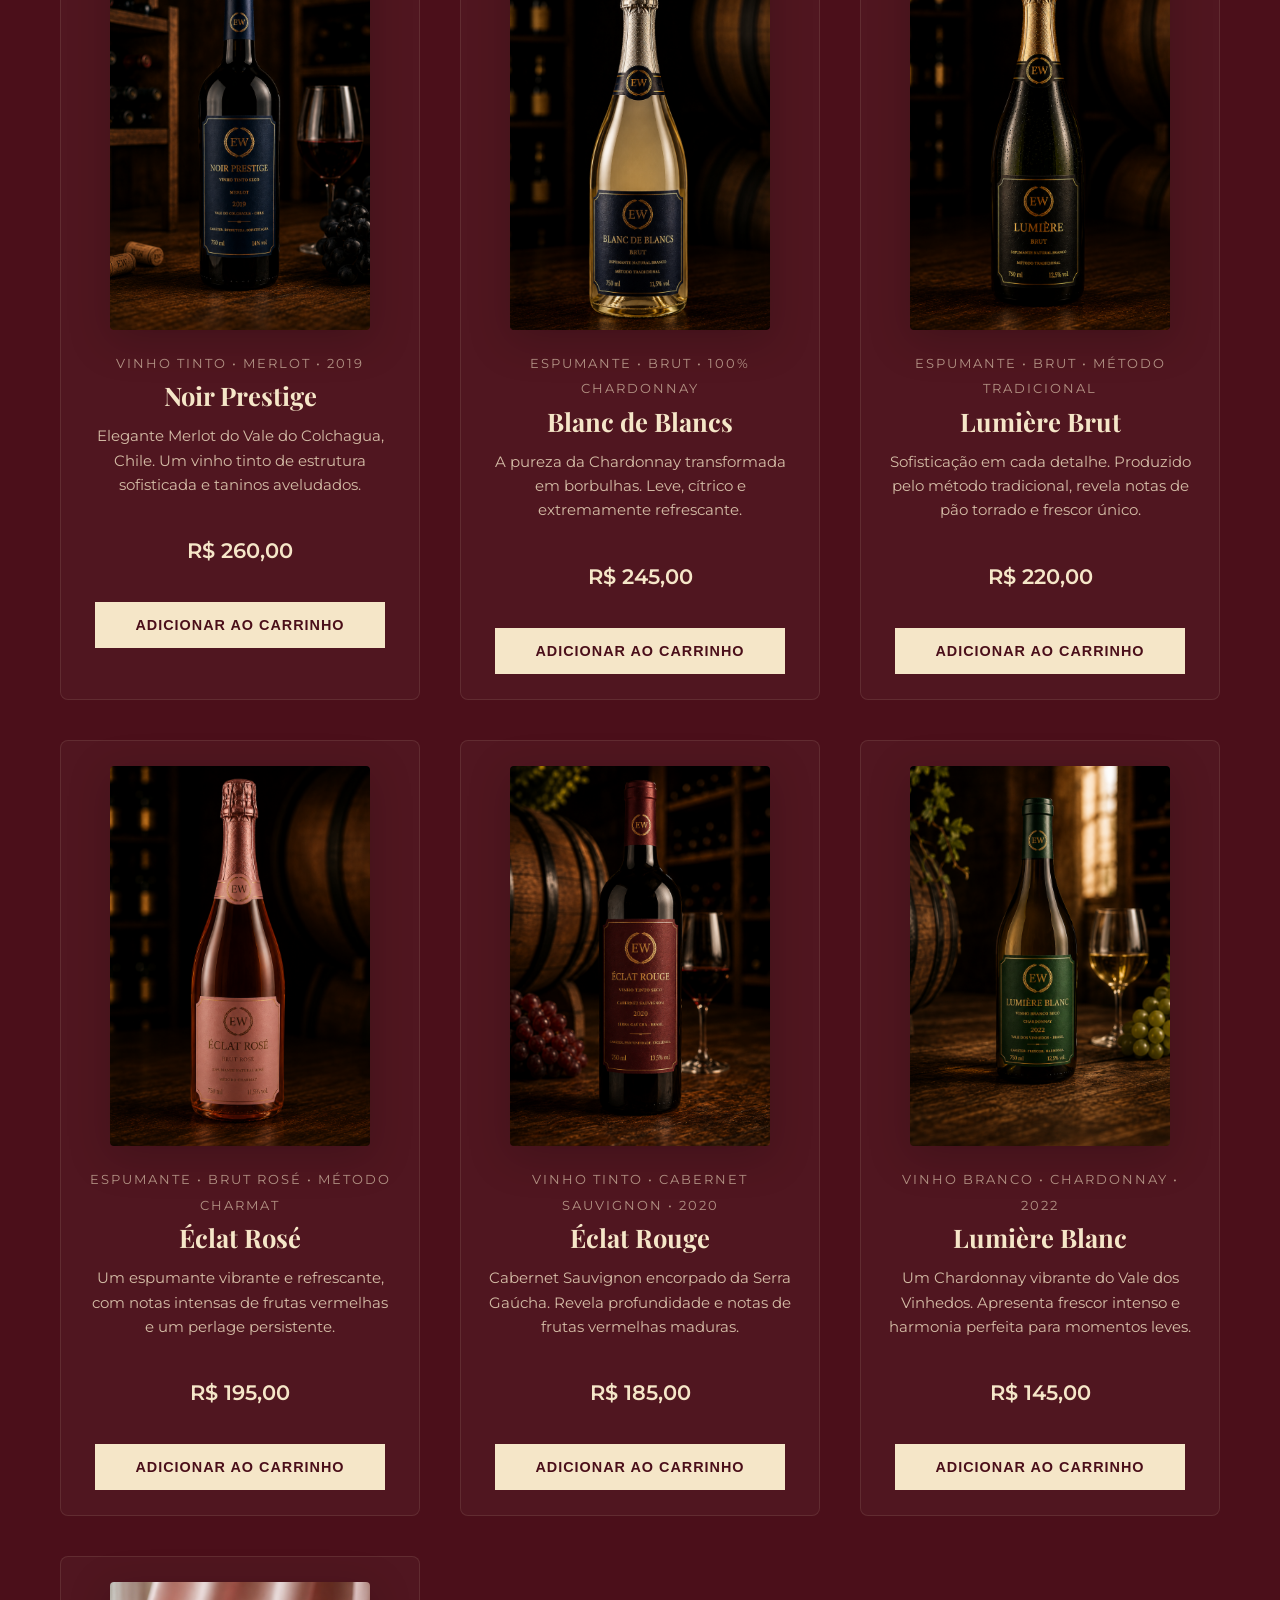
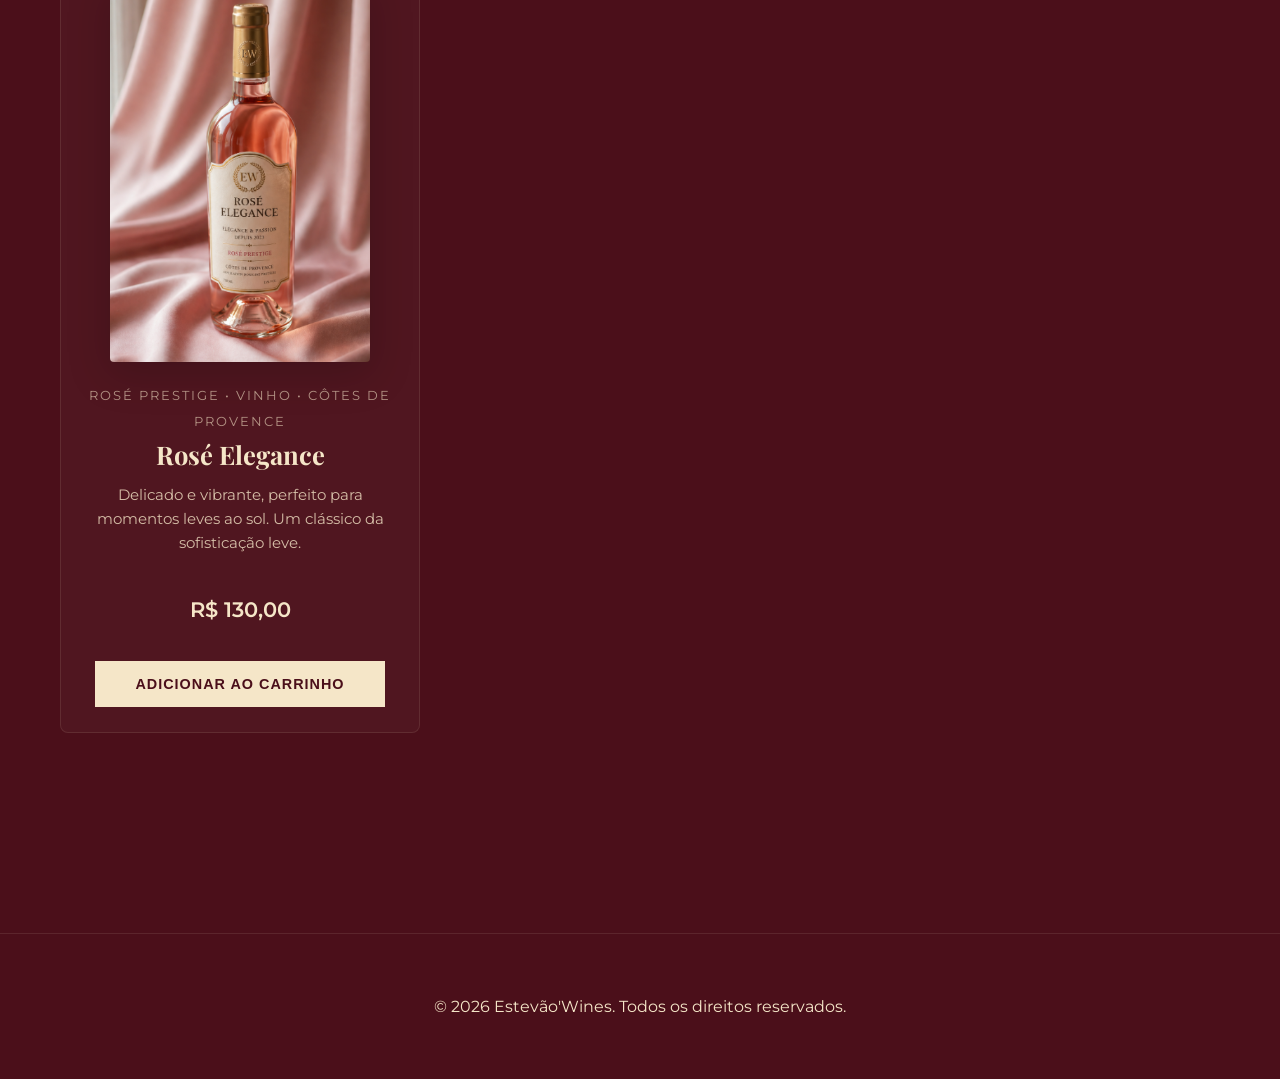
<file: explorar_mais.html>
<!DOCTYPE html>
<html lang="pt-BR">
<head>
    <meta charset="UTF-8">
    <meta name="viewport" content="width=device-width, initial-scale=1.0">
    <title>Explorar Mais | Estevão’Wines</title>
    <link rel="preconnect" href="https://fonts.googleapis.com">
    <link rel="preconnect" href="https://fonts.gstatic.com" crossorigin>
    <link href="https://fonts.googleapis.com/css2?family=Montserrat:wght@300;400;600&family=Playfair+Display:ital,wght@0,400;0,700;1,400&display=swap" rel="stylesheet">
    <link rel="stylesheet" href="style.css">
    <link rel="stylesheet" href="whisky.css">
    <style>
        .explorar-hero {
            background: linear-gradient(rgba(0,0,0,0.4), rgba(0,0,0,0.6)), url('assets/explorar-hero.png');
            background-size: cover;
            background-position: center;
            background-attachment: fixed;
            height: 60vh;
            display: flex;
            flex-direction: column;
            justify-content: center;
            align-items: center;
            text-align: center;
            color: white;
        }
        
        .explorar-hero h1 {
            font-size: 4rem;
            text-transform: uppercase;
            letter-spacing: 8px;
            font-weight: 700;
            text-shadow: 0 4px 20px rgba(0,0,0,0.5);
            animation: fadeInUp 0.8s cubic-bezier(0.23, 1, 0.32, 1);
        }

        .explorar-hero p {
            font-size: 1.2rem;
            max-width: 700px;
            font-weight: 300;
            opacity: 0.9;
            animation: fadeInUp 0.8s cubic-bezier(0.23, 1, 0.32, 1) 0.2s forwards;
        }


    </style>
</head>
<body class="whisky-page">
    <header id="main-header">
        <nav class="header-container">
            <a href="menu.html" class="back-button" aria-label="Voltar para Menu">
                <svg viewBox="0 0 24 24" fill="none" stroke="currentColor" stroke-width="2" stroke-linecap="round" stroke-linejoin="round">
                    <line x1="19" y1="12" x2="5" y2="12"></line>
                    <polyline points="12 19 5 12 12 5"></polyline>
                </svg>
            </a>
            <div class="brand" onclick="window.location.href='index.html'">
                <div class="monogram">EW</div>
                <div class="brand-name">Estevão’Wines</div>
            </div>
            <div class="controls">
                <button id="theme-toggle" aria-label="Alternar Tema">
                    <svg class="sun-icon" viewBox="0 0 24 24" fill="none" stroke="currentColor" stroke-width="2"><circle cx="12" cy="12" r="5"></circle><line x1="12" y1="1" x2="12" y2="3"></line><line x1="12" y1="21" x2="12" y2="23"></line><line x1="4.22" y1="4.22" x2="5.64" y2="5.64"></line><line x1="18.36" y1="18.36" x2="19.78" y2="19.78"></line><line x1="1" y1="12" x2="3" y2="12"></line><line x1="21" y1="12" x2="23" y2="12"></line><line x1="4.22" y1="19.78" x2="5.64" y2="18.36"></line><line x1="18.36" y1="5.64" x2="19.78" y2="4.22"></line></svg>
                    <svg class="moon-icon" viewBox="0 0 24 24" fill="none" stroke="currentColor" stroke-width="2"><path d="M21 12.79A9 9 0 1 1 11.21 3 7 7 0 0 0 21 12.79z"></path></svg>
                </button>
                
                <button id="cart-toggle" aria-label="Abrir Carrinho" class="cart-btn">
                    <svg viewBox="0 0 24 24" fill="none" stroke="currentColor" stroke-width="2" stroke-linecap="round" stroke-linejoin="round">
                        <path d="M6 2L3 6v14a2 2 0 0 0 2 2h14a2 2 0 0 0 2-2V6l-3-4Z"></path>
                        <path d="M3 6h18"></path>
                        <path d="M16 10a4 4 0 0 1-8 0"></path>
                    </svg>
                    <span id="cart-count">0</span>
                </button>

                <div id="auth-header-btn">
                    <a href="auth.html" id="login-nav-btn" class="login-btn-link" aria-label="Login">
                        <svg viewBox="0 0 24 24" fill="none" stroke="currentColor" stroke-width="2" stroke-linecap="round" stroke-linejoin="round" class="user-icon">
                            <path d="M20 21v-2a4 4 0 0 0-4-4H8a4 4 0 0 0-4 4v2"></path>
                            <circle cx="12" cy="7" r="4"></circle>
                        </svg>
                        <span id="user-name-display">Entrar</span>
                    </a>
                </div>

                <div class="hamburger" id="hamburger-menu">
                    <span class="bar line-1"></span>
                    <span class="bar line-2"></span>
                    <span class="bar line-3"></span>
                </div>
            </div>
        </nav>
    </header>

    <section class="explorar-hero">
        <h1>Explorar Mais</h1>
        <p>A coleção completa da Estevão’Wines, organizada para facilitar sua escolha pela excelência.</p>
    </section>



    <main class="products-section">
        <div class="products-grid">
            <!-- 1. Vértice EW -->
            <div class="product-card">
                <img src="assets/whisky_vertice.png" alt="Vértice EW" class="product-image">
                <div class="product-info">
                    <span class="product-meta">Single Malt • Whisky • 18 Years</span>
                    <h2>Vértice EW</h2>
                    <p class="product-description">Um Single Malt excepcional envelhecido por 18 anos em barris de Jerez Oloroso. Notas intensas de frutas secas e especiarias.</p>
                    <p class="product-price">R$ 1.250,00</p>
                    <button class="btn-add" data-name="Vértice EW - 18 Anos" data-price="1250.00">ADICIONAR AO CARRINHO</button>
                </div>
            </div>

            <!-- 2. Horizonte EW -->
            <div class="product-card">
                <img src="assets/whisky_horizonte.png" alt="Horizonte EW" class="product-image">
                <div class="product-info">
                    <span class="product-meta">Blended Malt • Whisky • 15 Years</span>
                    <h2>Horizonte EW</h2>
                    <p class="product-description">Blended Malt equilibrado de 15 anos, maturado em barris de Bourbon e Jerez. Harmonia entre doçura e madeira.</p>
                    <p class="product-price">R$ 890,00</p>
                    <button class="btn-add" data-name="Horizonte EW - 15 Anos" data-price="890.00">ADICIONAR AO CARRINHO</button>
                </div>
            </div>

            <!-- 3. Élégance -->
            <div class="product-card">
                <img src="assets/champagne_elegance.png" alt="Champagne Élégance Brut" class="product-image">
                <div class="product-info">
                    <span class="product-meta">Champagne • Brut • Produit de France</span>
                    <h2>Élégance</h2>
                    <p class="product-description">A expressão máxima da sofisticação. Este Champagne Brut equilibra notas cítricas e florais com uma textura sedosa.</p>
                    <p class="product-price">R$ 650,00</p>
                    <button class="btn-add" data-name="Champagne Élégance Brut" data-price="650.00">ADICIONAR AO CARRINHO</button>
                </div>
            </div>

            <!-- 4. Légende -->
            <div class="product-card">
                <img src="assets/champagne_legende.png" alt="Champagne Légende Brut" class="product-image">
                <div class="product-info">
                    <span class="product-meta">Champagne • Brut • Produit de France</span>
                    <h2>Légende</h2>
                    <p class="product-description">Uma lenda em cada borbulha. Com estrutura marcante e frescor vibrante, este Champagne Brut é a escolha dos conhecedores.</p>
                    <p class="product-price">R$ 620,00</p>
                    <button class="btn-add" data-name="Champagne Légende Brut" data-price="620.00">ADICIONAR AO CARRINHO</button>
                </div>
            </div>

            <!-- 5. Belle Étoile -->
            <div class="product-card">
                <img src="assets/champagne_belle_etoile.png" alt="Champagne Belle Étoile Rosé" class="product-image">
                <div class="product-info">
                    <span class="product-meta">Champagne Rosé • Brut • Produit de France</span>
                    <h2>Belle Étoile</h2>
                    <p class="product-description">Um Champagne Rosé deslumbrante, com notas delicadas de frutas silvestres e uma elegância floral única.</p>
                    <p class="product-price">R$ 580,00</p>
                    <button class="btn-add" data-name="Champagne Belle Étoile Rosé" data-price="580.00">ADICIONAR AO CARRINHO</button>
                </div>
            </div>

            <!-- 6. Reserva EW -->
            <div class="product-card">
                <img src="assets/whisky_reserva.png" alt="Reserva EW" class="product-image">
                <div class="product-info">
                    <span class="product-meta">Single Malt • Whisky • 12 Years</span>
                    <h2>Reserva EW</h2>
                    <p class="product-description">Single Malt de 12 anos em edição Small Batch. Envelhecido em barris de carvalho, destaca-se pelo frescor e pureza.</p>
                    <p class="product-price">R$ 560,00</p>
                    <button class="btn-add" data-name="Reserva EW - 12 Anos" data-price="560.00">ADICIONAR AO CARRINHO</button>
                </div>
            </div>

            <!-- 7. Domaine du Soleil -->
            <div class="product-card">
                <img src="assets/chardonnay_domaine_soleil.png" alt="Domaine du Soleil Chardonnay" class="product-image">
                <div class="product-info">
                    <span class="product-meta">Chardonnay • Napa Valley • Cave & Vineyard</span>
                    <h2>Domaine du Soleil</h2>
                    <p class="product-description">A expressão solar da Califórnia. Um Chardonnay excepcional do Napa Valley, com notas amanteigadas e frutas tropicais.</p>
                    <p class="product-price">R$ 450,00</p>
                    <button class="btn-add" data-name="Vinho Domaine du Soleil Chardonnay" data-price="450.00">ADICIONAR AO CARRINHO</button>
                </div>
            </div>

            <!-- 8. Reserva Especial -->
            <div class="product-card">
                <img src="assets/wine_reserva_especial.png" alt="Reserva Especial" class="product-image">
                <div class="product-info">
                    <span class="product-meta">Reserva Famille • Vinho • Douro • 2018</span>
                    <h2>Reserva Especial</h2>
                    <p class="product-description">A máxima expressão do Douro, Portugal. Uma reserva de família que combina tradição e excelência em um blend complexo.</p>
                    <p class="product-price">R$ 420,00</p>
                    <button class="btn-add" data-name="Reserva Especial Douro" data-price="420.00">ADICIONAR AO CARRINHO</button>
                </div>
            </div>

            <!-- 9. Prestige -->
            <div class="product-card">
                <img src="assets/espumante_prestige.png" alt="Prestige Extra Brut" class="product-image">
                <div class="product-info">
                    <span class="product-meta">Espumante • Extra Brut • Método Tradicional</span>
                    <h2>Prestige</h2>
                    <p class="product-description">Para paladares exigentes. Um Extra Brut complexo, com estrutura marcante e elegância incomparável.</p>
                    <p class="product-price">R$ 280,00</p>
                    <button class="btn-add" data-name="Espumante Prestige Extra Brut" data-price="280.00">ADICIONAR AO CARRINHO</button>
                </div>
            </div>

            <!-- 10. Noir Prestige -->
            <div class="product-card">
                <img src="assets/wine_noir.png" alt="Noir Prestige" class="product-image">
                <div class="product-info">
                    <span class="product-meta">Vinho Tinto • Merlot • 2019</span>
                    <h2>Noir Prestige</h2>
                    <p class="product-description">Elegante Merlot do Vale do Colchagua, Chile. Um vinho tinto de estrutura sofisticada e taninos aveludados.</p>
                    <p class="product-price">R$ 260,00</p>
                    <button class="btn-add" data-name="Noir Prestige Merlot" data-price="260.00">ADICIONAR AO CARRINHO</button>
                </div>
            </div>

            <!-- 11. Blanc de Blancs -->
            <div class="product-card">
                <img src="assets/espumante_blanc.png" alt="Blanc de Blancs Brut" class="product-image">
                <div class="product-info">
                    <span class="product-meta">Espumante • Brut • 100% Chardonnay</span>
                    <h2>Blanc de Blancs</h2>
                    <p class="product-description">A pureza da Chardonnay transformada em borbulhas. Leve, cítrico e extremamente refrescante.</p>
                    <p class="product-price">R$ 245,00</p>
                    <button class="btn-add" data-name="Espumante Blanc de Blancs" data-price="245.00">ADICIONAR AO CARRINHO</button>
                </div>
            </div>

            <!-- 12. Lumière Brut -->
            <div class="product-card">
                <img src="assets/espumante_lumiere.png" alt="Lumière Brut" class="product-image">
                <div class="product-info">
                    <span class="product-meta">Espumante • Brut • Método Tradicional</span>
                    <h2>Lumière Brut</h2>
                    <p class="product-description">Sofisticação em cada detalhe. Produzido pelo método tradicional, revela notas de pão torrado e frescor único.</p>
                    <p class="product-price">R$ 220,00</p>
                    <button class="btn-add" data-name="Espumante Lumière Brut" data-price="220.00">ADICIONAR AO CARRINHO</button>
                </div>
            </div>

            <!-- 13. Éclat Rosé -->
            <div class="product-card">
                <img src="assets/espumante_eclat_rose.png" alt="Éclat Rosé" class="product-image">
                <div class="product-info">
                    <span class="product-meta">Espumante • Brut Rosé • Método Charmat</span>
                    <h2>Éclat Rosé</h2>
                    <p class="product-description">Um espumante vibrante e refrescante, com notas intensas de frutas vermelhas e um perlage persistente.</p>
                    <p class="product-price">R$ 195,00</p>
                    <button class="btn-add" data-name="Espumante Éclat Rosé" data-price="195.00">ADICIONAR AO CARRINHO</button>
                </div>
            </div>

            <!-- 14. Éclat Rouge -->
            <div class="product-card">
                <img src="assets/wine_eclat.png" alt="Éclat Rouge" class="product-image">
                <div class="product-info">
                    <span class="product-meta">Vinho Tinto • Cabernet Sauvignon • 2020</span>
                    <h2>Éclat Rouge</h2>
                    <p class="product-description">Cabernet Sauvignon encorpado da Serra Gaúcha. Revela profundidade e notas de frutas vermelhas maduras.</p>
                    <p class="product-price">R$ 185,00</p>
                    <button class="btn-add" data-name="Éclat Rouge Cabernet" data-price="185.00">ADICIONAR AO CARRINHO</button>
                </div>
            </div>

            <!-- 15. Lumière Blanc -->
            <div class="product-card">
                <img src="assets/wine_lumiere.png" alt="Lumière Blanc" class="product-image">
                <div class="product-info">
                    <span class="product-meta">Vinho Branco • Chardonnay • 2022</span>
                    <h2>Lumière Blanc</h2>
                    <p class="product-description">Um Chardonnay vibrante do Vale dos Vinhedos. Apresenta frescor intenso e harmonia perfeita para momentos leves.</p>
                    <p class="product-price">R$ 145,00</p>
                    <button class="btn-add" data-name="Lumière Blanc Chardonnay" data-price="145.00">ADICIONAR AO CARRINHO</button>
                </div>
            </div>

            <!-- 16. Rosé Elegance -->
            <div class="product-card">
                <img src="assets/rose_elegance_premium.png" alt="Rosé Elegance" class="product-image">
                <div class="product-info">
                    <span class="product-meta">Rosé Prestige • Vinho • Côtes de Provence</span>
                    <h2>Rosé Elegance</h2>
                    <p class="product-description">Delicado e vibrante, perfeito para momentos leves ao sol. Um clássico da sofisticação leve.</p>
                    <p class="product-price">R$ 130,00</p>
                    <button class="btn-add" data-name="Vinho Rosé Elegance" data-price="130.00">ADICIONAR AO CARRINHO</button>
                </div>
            </div>
        </div>
    </main>

    <footer style="margin-top: 100px; padding: 60px 0; border-top: 1px solid var(--border-color); text-align: center;">
        <p>&copy; 2026 Estevão'Wines. Todos os direitos reservados.</p>
    </footer>

    <!-- Carrinho Lateral -->
    <div id="cart-drawer" class="cart-drawer">
        <div class="cart-header">
            <h3>Seu Pedido</h3>
            <button id="close-cart" class="close-cart">&times;</button>
        </div>
        <div id="cart-items" class="cart-items">
            <p class="empty-msg">Seu carrinho está vazio.</p>
        </div>
        <div class="cart-footer">
            <div class="total-container">
                <span>Total</span>
                <span id="cart-total">R$ 0,00</span>
            </div>
            <button class="btn btn-primary checkout-btn">Confirmar Pagamento</button>
        </div>
    </div>
    <div id="cart-overlay" class="cart-overlay"></div>

    <script src="script.js"></script>
</body>
</html>
</file>
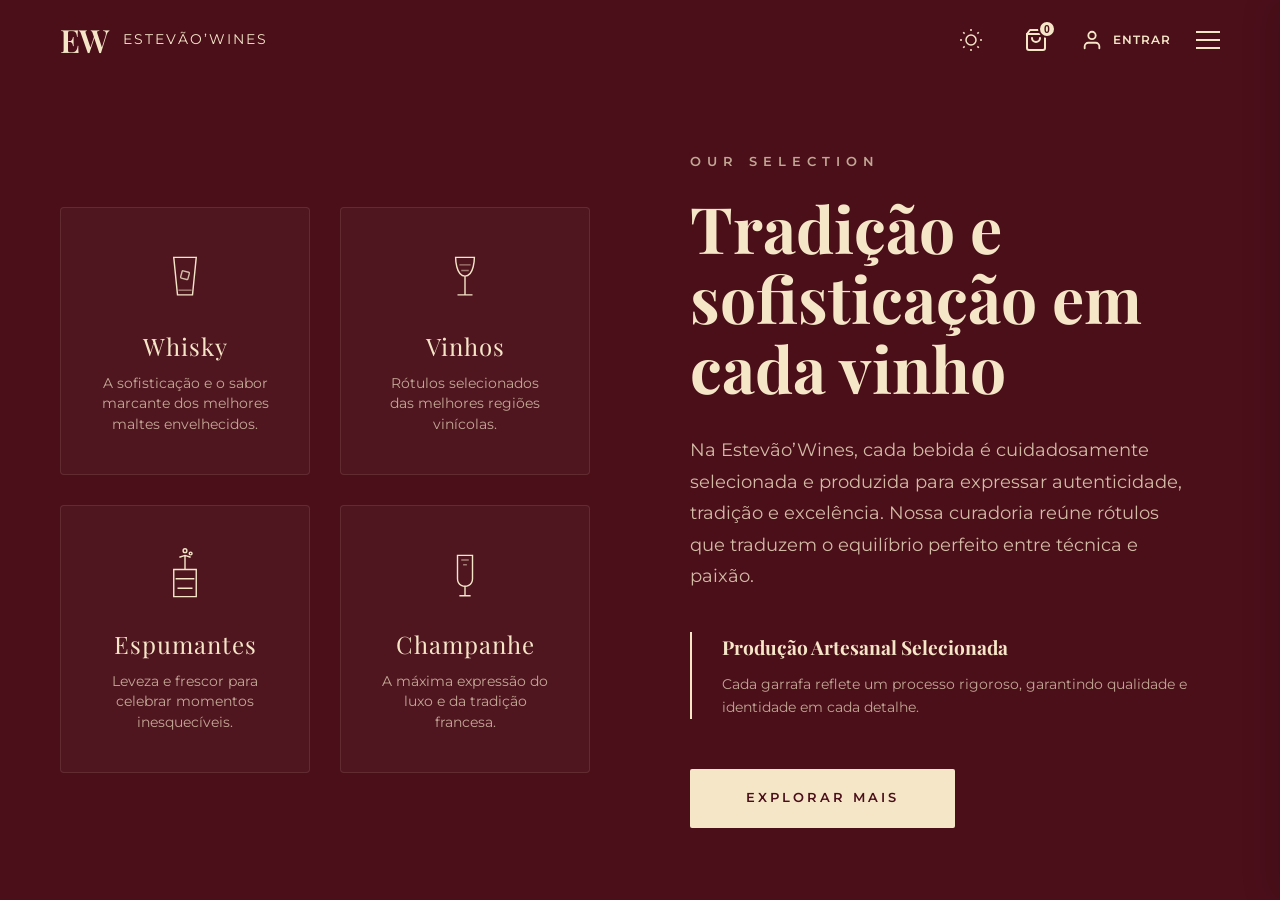
<file: menu.html>
<!DOCTYPE html>
<html lang="pt-BR">
<head>
    <meta charset="UTF-8">
    <meta name="viewport" content="width=device-width, initial-scale=1.0">
    <title>Nossa Seleção | Estevão’Wines</title>
    <link rel="preconnect" href="https://fonts.googleapis.com">
    <link rel="preconnect" href="https://fonts.gstatic.com" crossorigin>
    <link href="https://fonts.googleapis.com/css2?family=Montserrat:wght@300;400;600&family=Playfair+Display:ital,wght@0,400;0,700;1,400&display=swap" rel="stylesheet">
    <link rel="stylesheet" href="style.css">
    <link rel="stylesheet" href="menu.css">
</head>
<body class="menu-page">
    <header id="main-header">
        <nav class="header-container">
            <div class="brand" onclick="window.location.href='index.html'">
                <div class="monogram">EW</div>
                <div class="brand-name">Estevão’Wines</div>
            </div>
            <div class="controls">
                <button id="theme-toggle" aria-label="Alternar Tema">
                    <svg class="sun-icon" viewBox="0 0 24 24" fill="none" stroke="currentColor" stroke-width="2"><circle cx="12" cy="12" r="5"></circle><line x1="12" y1="1" x2="12" y2="3"></line><line x1="12" y1="21" x2="12" y2="23"></line><line x1="4.22" y1="4.22" x2="5.64" y2="5.64"></line><line x1="18.36" y1="18.36" x2="19.78" y2="19.78"></line><line x1="1" y1="12" x2="3" y2="12"></line><line x1="21" y1="12" x2="23" y2="12"></line><line x1="4.22" y1="19.78" x2="5.64" y2="18.36"></line><line x1="18.36" y1="5.64" x2="19.78" y2="4.22"></line></svg>
                    <svg class="moon-icon" viewBox="0 0 24 24" fill="none" stroke="currentColor" stroke-width="2"><path d="M21 12.79A9 9 0 1 1 11.21 3 7 7 0 0 0 21 12.79z"></path></svg>
                </button>
                
                <button id="cart-toggle" aria-label="Abrir Carrinho" class="cart-btn">
                    <svg viewBox="0 0 24 24" fill="none" stroke="currentColor" stroke-width="2" stroke-linecap="round" stroke-linejoin="round">
                        <path d="M6 2L3 6v14a2 2 0 0 0 2 2h14a2 2 0 0 0 2-2V6l-3-4Z"></path>
                        <path d="M3 6h18"></path>
                        <path d="M16 10a4 4 0 0 1-8 0"></path>
                    </svg>
                    <span id="cart-count">0</span>
                </button>

                <div id="auth-header-btn">
                    <a href="auth.html" id="login-nav-btn" class="login-btn-link" aria-label="Login">
                        <svg viewBox="0 0 24 24" fill="none" stroke="currentColor" stroke-width="2" stroke-linecap="round" stroke-linejoin="round" class="user-icon">
                            <path d="M20 21v-2a4 4 0 0 0-4-4H8a4 4 0 0 0-4 4v2"></path>
                            <circle cx="12" cy="7" r="4"></circle>
                        </svg>
                        <span id="user-name-display">Entrar</span>
                    </a>
                </div>

                <div class="hamburger" id="hamburger-menu">
                    <span class="bar line-1"></span>
                    <span class="bar line-2"></span>
                    <span class="bar line-3"></span>
                </div>
            </div>
        </nav>
    </header>

    <div id="fullscreen-overlay" class="overlay">
        <div class="overlay-close" id="close-menu">
            <span class="close-bar line-1"></span>
            <span class="close-bar line-2"></span>
        </div>
        <div class="menu-watermark">EW</div>
        <nav class="overlay-nav">
            <div id="user-info-overlay" class="user-info-overlay"></div>
            <ul class="overlay-links">
                <li><a href="index.html#home">HOME</a></li>
                <li><a href="menu.html">PRODUTOS</a></li>
                <li><a href="index.html#historia">SOBRE</a></li>
                <li><a href="index.html#contato">CONTATO</a></li>
            </ul>
        </nav>
    </div>

    <main class="menu-main">
        <div class="menu-container">

            
            <!-- LADO ESQUERDO: CATEGORIAS -->
            <section class="menu-left">
                <div class="category-grid">
                    <a href="whisky.html" class="category-card" data-reveal="bottom">
                        <div class="card-icon">
                            <!-- Whisky Icon SVG -->
                            <svg viewBox="0 0 64 64" fill="none" stroke="currentColor" stroke-width="1.5">
                                <path d="M20 10l4 40h16l4-40H20z" />
                                <path d="M25 45h14" opacity="0.5"/>
                                <rect x="28" y="25" width="8" height="8" rx="1" transform="rotate(15 32 29)" opacity="0.8"/>
                            </svg>
                        </div>
                        <h3>Whisky</h3>
                        <p>A sofisticação e o sabor marcante dos melhores maltes envelhecidos.</p>
                    </a>
                    
                    <a href="vinhos.html" class="category-card" data-reveal="bottom">
                        <div class="card-icon">
                            <!-- Wine Icon SVG -->
                            <svg viewBox="0 0 64 64" fill="none" stroke="currentColor" stroke-width="1.5">
                                <path d="M22 10s0 20 10 20 10-20 10-20H22zM32 30v20M24 50h16" />
                                <path d="M26 18h12M28 24h8" opacity="0.5"/>
                            </svg>
                        </div>
                        <h3>Vinhos</h3>
                        <p>Rótulos selecionados das melhores regiões vinícolas.</p>
                    </a>
                    
                    <a href="espumantes.html" class="category-card" data-reveal="bottom">
                        <div class="card-icon">
                            <!-- Bubbles Icon SVG -->
                            <svg viewBox="0 0 64 64" fill="none" stroke="currentColor" stroke-width="1.5">
                                <path d="M20 25h24v29H20zM32 25V10M26 12l6-2 6 2M22 35h20M24 45h16" />
                                <circle cx="32" cy="5" r="2" />
                                <circle cx="38" cy="8" r="1.5" />
                            </svg>
                        </div>
                        <h3>Espumantes</h3>
                        <p>Leveza e frescor para celebrar momentos inesquecíveis.</p>
                    </a>
                    
                    <a href="champanhe.html" class="category-card" data-reveal="bottom">
                        <div class="card-icon">
                            <!-- Flute Icon SVG -->
                            <svg viewBox="0 0 64 64" fill="none" stroke="currentColor" stroke-width="1.5">
                                <path d="M24 10v25c0 8 8 8 8 8s8 0 8-8V10H24zM32 43v10M26 53h12" />
                                <path d="M28 15h8M30 20h4" opacity="0.5"/>
                            </svg>
                        </div>
                        <h3>Champanhe</h3>
                        <p>A máxima expressão do luxo e da tradição francesa.</p>
                    </a>
                </div>
            </section>

            <!-- LADO DIREITO: APRESENTAÇÃO -->
            <section class="menu-right">
                <div class="institutional-content" data-reveal="right">
                    <span class="menu-subtitle">OUR SELECTION</span>
                    <h2 class="menu-title">Tradição e sofisticação em cada vinho</h2>
                    <p class="menu-description">
                        Na Estevão’Wines, cada bebida é cuidadosamente selecionada e produzida para expressar autenticidade, tradição e excelência. Nossa curadoria reúne rótulos que traduzem o equilíbrio perfeito entre técnica e paixão.
                    </p>
                    
                    <div class="highlight-box">
                        <h4>Produção Artesanal Selecionada</h4>
                        <p>Cada garrafa reflete um processo rigoroso, garantindo qualidade e identidade em cada detalhe.</p>
                    </div>

                    <a href="explorar_mais.html" class="btn btn-menu">EXPLORAR MAIS</a>
                </div>
            </section>
        </div>
    </main>

    <!-- Carrinho Lateral -->
    <div id="cart-drawer" class="cart-drawer">
        <div class="cart-header">
            <h3>Seu Pedido</h3>
            <button id="close-cart" class="close-cart">&times;</button>
        </div>
        <div id="cart-items" class="cart-items">
            <!-- Itens serão inseridos aqui via JS -->
            <p class="empty-msg">Seu carrinho está vazio.</p>
        </div>
        <div class="cart-footer">
            <div class="total-container">
                <span>Total</span>
                <span id="cart-total">R$ 0,00</span>
            </div>

            <div id="payment-section" class="payment-section">
                <h4>Forma de Pagamento</h4>
                <div class="payment-options">
                    <label class="payment-opt">
                        <input type="radio" name="payment" value="Crédito">
                        <span>Cartão de Crédito</span>
                    </label>
                    <label class="payment-opt">
                        <input type="radio" name="payment" value="Débito">
                        <span>Cartão de Débito</span>
                    </label>
                    <label class="payment-opt">
                        <input type="radio" name="payment" value="PIX">
                        <span>PIX</span>
                    </label>
                </div>
            </div>

            <button class="btn btn-primary checkout-btn">Confirmar Pagamento</button>
        </div>
    </div>
    <div id="cart-overlay" class="cart-overlay"></div>

    <script src="script.js"></script>
</body>
</html>
</file>
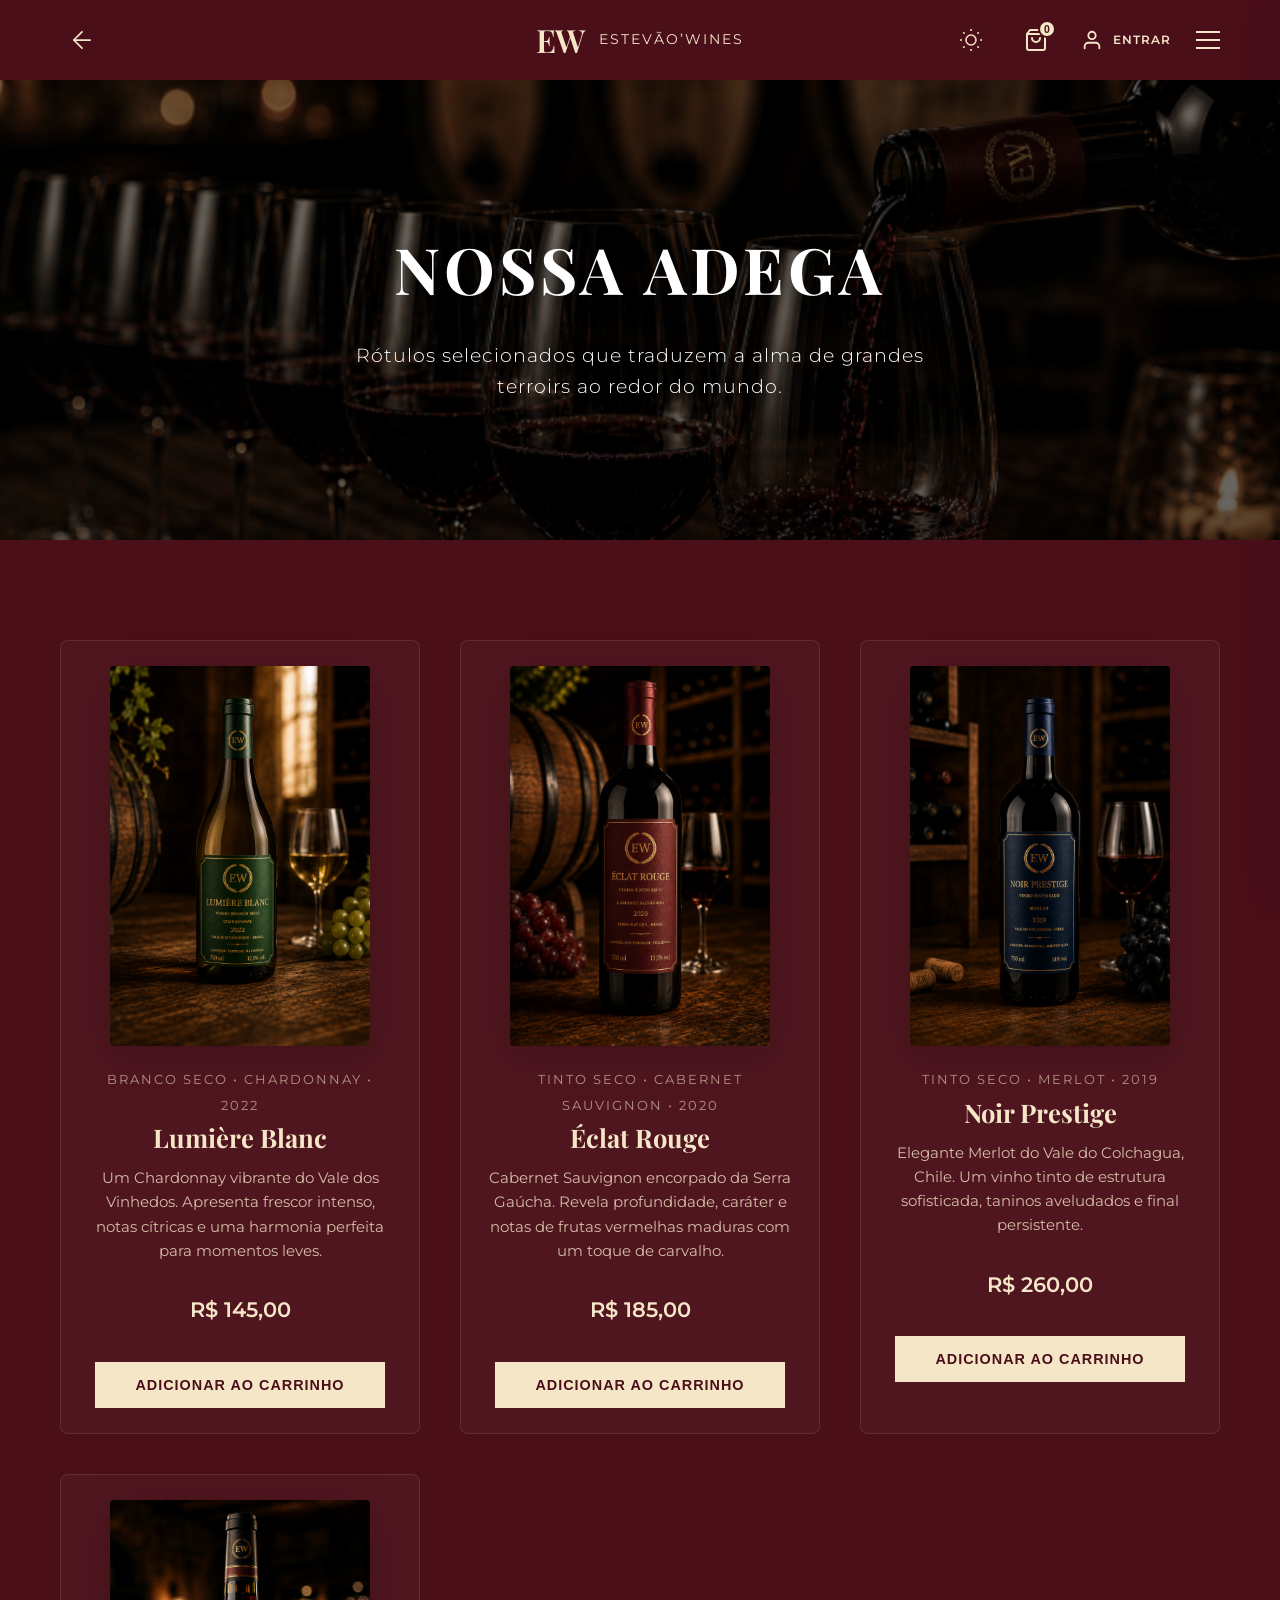
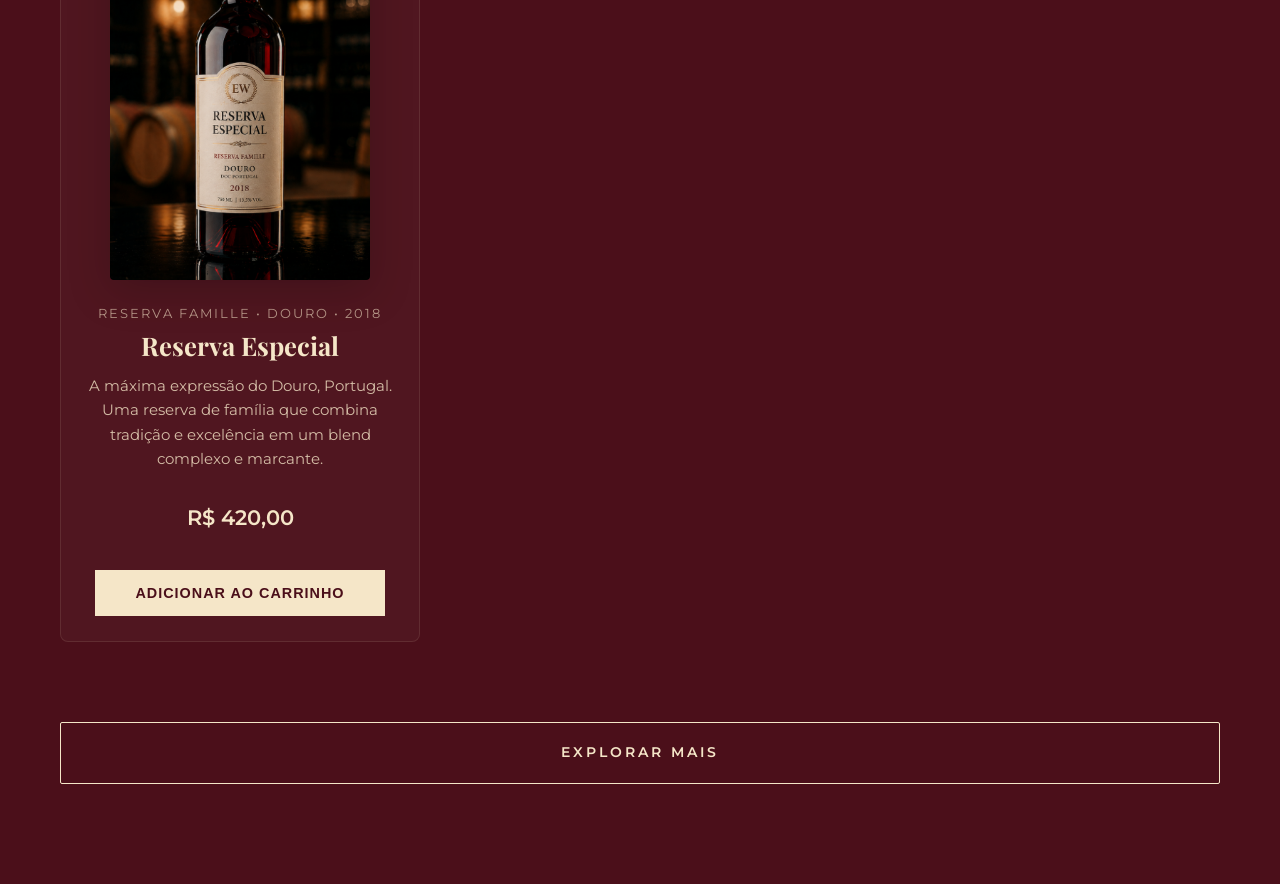
<file: vinhos.html>
<!DOCTYPE html>
<html lang="pt-BR">
<head>
    <meta charset="UTF-8">
    <meta name="viewport" content="width=device-width, initial-scale=1.0">
    <title>Wine Selection | Estevão’Wines</title>
    <link rel="preconnect" href="https://fonts.googleapis.com">
    <link rel="preconnect" href="https://fonts.gstatic.com" crossorigin>
    <link href="https://fonts.googleapis.com/css2?family=Montserrat:wght@300;400;600&family=Playfair+Display:ital,wght@0,400;0,700;1,400&display=swap" rel="stylesheet">
    <link rel="stylesheet" href="style.css">
    <link rel="stylesheet" href="whisky.css">
</head>
<body class="whisky-page"> <!-- Reusing whisky-page class for consistent styling -->
    <header id="main-header">
        <nav class="header-container">
            <a href="menu.html" class="back-button" aria-label="Voltar para Produtos">
                <svg viewBox="0 0 24 24" fill="none" stroke="currentColor" stroke-width="2" stroke-linecap="round" stroke-linejoin="round">
                    <line x1="19" y1="12" x2="5" y2="12"></line>
                    <polyline points="12 19 5 12 12 5"></polyline>
                </svg>
            </a>
            <div class="brand" onclick="window.location.href='index.html'">
                <div class="monogram">EW</div>
                <div class="brand-name">Estevão’Wines</div>
            </div>
            <div class="controls">
                <button id="theme-toggle" aria-label="Alternar Tema">
                    <svg class="sun-icon" viewBox="0 0 24 24" fill="none" stroke="currentColor" stroke-width="2"><circle cx="12" cy="12" r="5"></circle><line x1="12" y1="1" x2="12" y2="3"></line><line x1="12" y1="21" x2="12" y2="23"></line><line x1="4.22" y1="4.22" x2="5.64" y2="5.64"></line><line x1="18.36" y1="18.36" x2="19.78" y2="19.78"></line><line x1="1" y1="12" x2="3" y2="12"></line><line x1="21" y1="12" x2="23" y2="12"></line><line x1="4.22" y1="19.78" x2="5.64" y2="18.36"></line><line x1="18.36" y1="5.64" x2="19.78" y2="4.22"></line></svg>
                    <svg class="moon-icon" viewBox="0 0 24 24" fill="none" stroke="currentColor" stroke-width="2"><path d="M21 12.79A9 9 0 1 1 11.21 3 7 7 0 0 0 21 12.79z"></path></svg>
                </button>
                
                <button id="cart-toggle" aria-label="Abrir Carrinho" class="cart-btn">
                    <svg viewBox="0 0 24 24" fill="none" stroke="currentColor" stroke-width="2" stroke-linecap="round" stroke-linejoin="round">
                        <path d="M6 2L3 6v14a2 2 0 0 0 2 2h14a2 2 0 0 0 2-2V6l-3-4Z"></path>
                        <path d="M3 6h18"></path>
                        <path d="M16 10a4 4 0 0 1-8 0"></path>
                    </svg>
                    <span id="cart-count">0</span>
                </button>

                <div id="auth-header-btn">
                    <a href="auth.html" id="login-nav-btn" class="login-btn-link" aria-label="Login">
                        <svg viewBox="0 0 24 24" fill="none" stroke="currentColor" stroke-width="2" stroke-linecap="round" stroke-linejoin="round" class="user-icon">
                            <path d="M20 21v-2a4 4 0 0 0-4-4H8a4 4 0 0 0-4 4v2"></path>
                            <circle cx="12" cy="7" r="4"></circle>
                        </svg>
                        <span id="user-name-display">Entrar</span>
                    </a>
                </div>

                <div class="hamburger" id="hamburger-menu">
                    <span class="bar line-1"></span>
                    <span class="bar line-2"></span>
                    <span class="bar line-3"></span>
                </div>
            </div>
        </nav>
    </header>

    <div id="fullscreen-overlay" class="overlay">
        <div class="overlay-close" id="close-menu">
            <span class="close-bar line-1"></span>
            <span class="close-bar line-2"></span>
        </div>
        <div class="menu-watermark">EW</div>
        <nav class="overlay-nav">
            <div id="user-info-overlay" class="user-info-overlay"></div>
            <ul class="overlay-links">
                <li><a href="index.html#home">HOME</a></li>
                <li><a href="menu.html">PRODUTOS</a></li>
                <li><a href="index.html#historia">SOBRE</a></li>
                <li><a href="index.html#contato">CONTATO</a></li>
            </ul>
        </nav>
    </div>

    <section class="whisky-hero" style="background-image: linear-gradient(rgba(0,0,0,0.4), rgba(0,0,0,0.6)), url('assets/hero-serving.png');">
        <h1>Nossa Adega</h1>
        <p>Rótulos selecionados que traduzem a alma de grandes terroirs ao redor do mundo.</p>
    </section>

    <main class="products-section">
        <div class="products-grid">
            <!-- Lumière Blanc -->
            <div class="product-card">
                <img src="assets/wine_lumiere.png" alt="Lumière Blanc" class="product-image">
                <div class="product-info">
                    <span class="product-meta">Branco Seco • Chardonnay • 2022</span>
                    <h2>Lumière Blanc</h2>
                    <p class="product-description">Um Chardonnay vibrante do Vale dos Vinhedos. Apresenta frescor intenso, notas cítricas e uma harmonia perfeita para momentos leves.</p>
                    <p class="product-price">R$ 145,00</p>
                    <button class="btn-add" data-name="Lumière Blanc Chardonnay" data-price="145.00">ADICIONAR AO CARRINHO</button>
                </div>
            </div>

            <!-- Éclat Rouge -->
            <div class="product-card">
                <img src="assets/wine_eclat.png" alt="Éclat Rouge" class="product-image">
                <div class="product-info">
                    <span class="product-meta">Tinto Seco • Cabernet Sauvignon • 2020</span>
                    <h2>Éclat Rouge</h2>
                    <p class="product-description">Cabernet Sauvignon encorpado da Serra Gaúcha. Revela profundidade, caráter e notas de frutas vermelhas maduras com um toque de carvalho.</p>
                    <p class="product-price">R$ 185,00</p>
                    <button class="btn-add" data-name="Éclat Rouge Cabernet" data-price="185.00">ADICIONAR AO CARRINHO</button>
                </div>
            </div>

            <!-- Noir Prestige -->
            <div class="product-card">
                <img src="assets/wine_noir.png" alt="Noir Prestige" class="product-image">
                <div class="product-info">
                    <span class="product-meta">Tinto Seco • Merlot • 2019</span>
                    <h2>Noir Prestige</h2>
                    <p class="product-description">Elegante Merlot do Vale do Colchagua, Chile. Um vinho tinto de estrutura sofisticada, taninos aveludados e final persistente.</p>
                    <p class="product-price">R$ 260,00</p>
                    <button class="btn-add" data-name="Noir Prestige Merlot" data-price="260.00">ADICIONAR AO CARRINHO</button>
                </div>
            </div>

            <!-- Reserva Especial -->
            <div class="product-card">
                <img src="assets/wine_reserva_especial.png" alt="Reserva Especial" class="product-image">
                <div class="product-info">
                    <span class="product-meta">Reserva Famille • Douro • 2018</span>
                    <h2>Reserva Especial</h2>
                    <p class="product-description">A máxima expressão do Douro, Portugal. Uma reserva de família que combina tradição e excelência em um blend complexo e marcante.</p>
                    <p class="product-price">R$ 420,00</p>
                    <button class="btn-add" data-name="Reserva Especial Douro" data-price="420.00">ADICIONAR AO CARRINHO</button>
                </div>
            </div>
        </div>
        
        <div class="explore-more-container" style="text-align: center; margin-top: 80px;">
            <a href="explorar_mais.html" class="btn btn-secondary">EXPLORAR MAIS</a>
        </div>
    </main>

    <!-- Carrinho Lateral -->
    <div id="cart-drawer" class="cart-drawer">
        <div class="cart-header">
            <h3>Seu Pedido</h3>
            <button id="close-cart" class="close-cart">&times;</button>
        </div>
        <div id="cart-items" class="cart-items">
            <p class="empty-msg">Seu carrinho está vazio.</p>
        </div>
        <div class="cart-footer">
            <div class="total-container">
                <span>Total</span>
                <span id="cart-total">R$ 0,00</span>
            </div>
            <div id="payment-section" class="payment-section">
                <h4>Forma de Pagamento</h4>
                <div class="payment-options">
                    <label class="payment-opt">
                        <input type="radio" name="payment" value="Crédito">
                        <span>Cartão de Crédito</span>
                    </label>
                    <label class="payment-opt">
                        <input type="radio" name="payment" value="Débito">
                        <span>Cartão de Débito</span>
                    </label>
                    <label class="payment-opt">
                        <input type="radio" name="payment" value="PIX">
                        <span>PIX</span>
                    </label>
                </div>
            </div>
            <button class="btn btn-primary checkout-btn">Confirmar Pagamento</button>
        </div>
    </div>
    <div id="cart-overlay" class="cart-overlay"></div>

    <script src="script.js"></script>
</body>
</html>
</file>
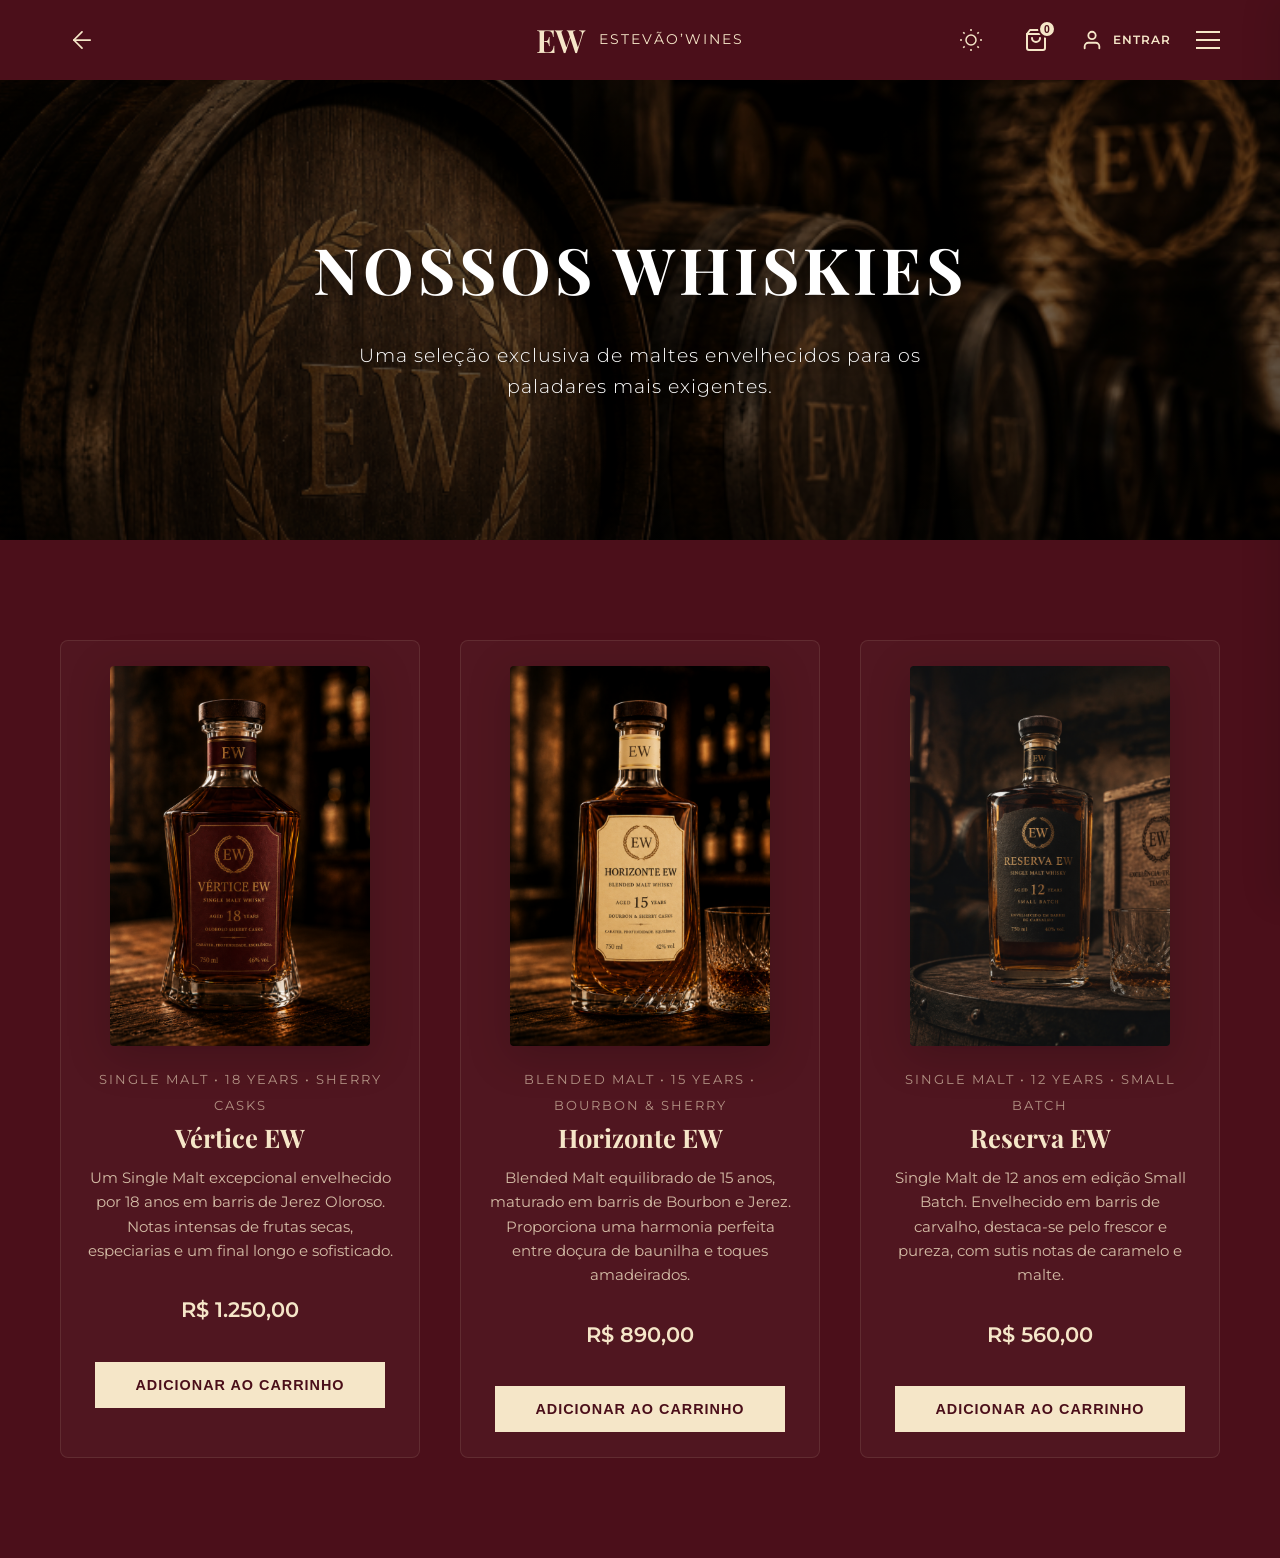
<file: whisky - Copia.html>
<!DOCTYPE html>
<html lang="pt-BR">
<head>
    <meta charset="UTF-8">
    <meta name="viewport" content="width=device-width, initial-scale=1.0">
    <title>Whisky Selection | Estevão’Wines</title>
    <link rel="preconnect" href="https://fonts.googleapis.com">
    <link rel="preconnect" href="https://fonts.gstatic.com" crossorigin>
    <link href="https://fonts.googleapis.com/css2?family=Montserrat:wght@300;400;600&family=Playfair+Display:ital,wght@0,400;0,700;1,400&display=swap" rel="stylesheet">
    <link rel="stylesheet" href="style.css">
    <link rel="stylesheet" href="whisky.css">
</head>
<body class="whisky-page">
    <header id="main-header">
        <nav class="header-container">
            <a href="menu.html" class="back-button" aria-label="Voltar para Produtos">
                <svg viewBox="0 0 24 24" fill="none" stroke="currentColor" stroke-width="2" stroke-linecap="round" stroke-linejoin="round">
                    <line x1="19" y1="12" x2="5" y2="12"></line>
                    <polyline points="12 19 5 12 12 5"></polyline>
                </svg>
            </a>
            <div class="brand" onclick="window.location.href='index.html'">
                <div class="monogram">EW</div>
                <div class="brand-name">Estevão’Wines</div>
            </div>
            <div class="controls">
                <button id="theme-toggle" aria-label="Alternar Tema">
                    <svg class="sun-icon" viewBox="0 0 24 24" fill="none" stroke="currentColor" stroke-width="2"><circle cx="12" cy="12" r="5"></circle><line x1="12" y1="1" x2="12" y2="3"></line><line x1="12" y1="21" x2="12" y2="23"></line><line x1="4.22" y1="4.22" x2="5.64" y2="5.64"></line><line x1="18.36" y1="18.36" x2="19.78" y2="19.78"></line><line x1="1" y1="12" x2="3" y2="12"></line><line x1="21" y1="12" x2="23" y2="12"></line><line x1="4.22" y1="19.78" x2="5.64" y2="18.36"></line><line x1="18.36" y1="5.64" x2="19.78" y2="4.22"></line></svg>
                    <svg class="moon-icon" viewBox="0 0 24 24" fill="none" stroke="currentColor" stroke-width="2"><path d="M21 12.79A9 9 0 1 1 11.21 3 7 7 0 0 0 21 12.79z"></path></svg>
                </button>
                
                <button id="cart-toggle" aria-label="Abrir Carrinho" class="cart-btn">
                    <svg viewBox="0 0 24 24" fill="none" stroke="currentColor" stroke-width="2" stroke-linecap="round" stroke-linejoin="round">
                        <path d="M6 2L3 6v14a2 2 0 0 0 2 2h14a2 2 0 0 0 2-2V6l-3-4Z"></path>
                        <path d="M3 6h18"></path>
                        <path d="M16 10a4 4 0 0 1-8 0"></path>
                    </svg>
                    <span id="cart-count">0</span>
                </button>

                <div id="auth-header-btn">
                    <a href="auth.html" id="login-nav-btn" class="login-btn-link" aria-label="Login">
                        <svg viewBox="0 0 24 24" fill="none" stroke="currentColor" stroke-width="2" stroke-linecap="round" stroke-linejoin="round" class="user-icon">
                            <path d="M20 21v-2a4 4 0 0 0-4-4H8a4 4 0 0 0-4 4v2"></path>
                            <circle cx="12" cy="7" r="4"></circle>
                        </svg>
                        <span id="user-name-display">Entrar</span>
                    </a>
                </div>

                <div class="hamburger" id="hamburger-menu">
                    <span class="bar line-1"></span>
                    <span class="bar line-2"></span>
                    <span class="bar line-3"></span>
                </div>
            </div>
        </nav>
    </header>

    <div id="fullscreen-overlay" class="overlay">
        <div class="overlay-close" id="close-menu">
            <span class="close-bar line-1"></span>
            <span class="close-bar line-2"></span>
        </div>
        <div class="menu-watermark">EW</div>
        <nav class="overlay-nav">
            <div id="user-info-overlay" class="user-info-overlay"></div>
            <ul class="overlay-links">
                <li><a href="index.html#home">HOME</a></li>
                <li><a href="menu.html">PRODUTOS</a></li>
                <li><a href="index.html#historia">SOBRE</a></li>
                <li><a href="index.html#contato">CONTATO</a></li>
            </ul>
        </nav>
    </div>

    <section class="whisky-hero">
        <h1 data-reveal="bottom">Nossos Whiskies</h1>
        <p data-reveal="bottom">Uma seleção exclusiva de maltes envelhecidos para os paladares mais exigentes.</p>
    </section>

    <main class="products-section">
        <div class="products-grid">
            <!-- Vértice EW -->
            <div class="product-card" data-reveal="bottom">
                <img src="assets/whisky_vertice.png" alt="Vértice EW" class="product-image">
                <div class="product-info">
                    <span class="product-meta">Single Malt • 18 Years • Sherry Casks</span>
                    <h2>Vértice EW</h2>
                    <p class="product-description">Um Single Malt excepcional envelhecido por 18 anos em barris de Jerez Oloroso. Notas intensas de frutas secas, especiarias e um final longo e sofisticado.</p>
                    <p class="product-price">R$ 1.250,00</p>
                    <button class="btn-add" data-name="Vértice EW - 18 Anos" data-price="1250.00">ADICIONAR AO CARRINHO</button>
                </div>
            </div>

            <!-- Horizonte EW -->
            <div class="product-card" data-reveal="bottom">
                <img src="assets/whisky_horizonte.png" alt="Horizonte EW" class="product-image">
                <div class="product-info">
                    <span class="product-meta">Blended Malt • 15 Years • Bourbon & Sherry</span>
                    <h2>Horizonte EW</h2>
                    <p class="product-description">Blended Malt equilibrado de 15 anos, maturado em barris de Bourbon e Jerez. Proporciona uma harmonia perfeita entre doçura de baunilha e toques amadeirados.</p>
                    <p class="product-price">R$ 890,00</p>
                    <button class="btn-add" data-name="Horizonte EW - 15 Anos" data-price="890.00">ADICIONAR AO CARRINHO</button>
                </div>
            </div>

            <!-- Reserva EW -->
            <div class="product-card" data-reveal="bottom">
                <img src="assets/whisky_reserva.png" alt="Reserva EW" class="product-image">
                <div class="product-info">
                    <span class="product-meta">Single Malt • 12 Years • Small Batch</span>
                    <h2>Reserva EW</h2>
                    <p class="product-description">Single Malt de 12 anos em edição Small Batch. Envelhecido em barris de carvalho, destaca-se pelo frescor e pureza, com sutis notas de caramelo e malte.</p>
                    <p class="product-price">R$ 560,00</p>
                    <button class="btn-add" data-name="Reserva EW - 12 Anos" data-price="560.00">ADICIONAR AO CARRINHO</button>
                </div>
            </div>
        </div>
    </main>

    <!-- Carrinho Lateral -->
    <div id="cart-drawer" class="cart-drawer">
        <div class="cart-header">
            <h3>Seu Pedido</h3>
            <button id="close-cart" class="close-cart">&times;</button>
        </div>
        <div id="cart-items" class="cart-items">
            <p class="empty-msg">Seu carrinho está vazio.</p>
        </div>
        <div class="cart-footer">
            <div class="total-container">
                <span>Total</span>
                <span id="cart-total">R$ 0,00</span>
            </div>
            <div id="payment-section" class="payment-section">
                <h4>Forma de Pagamento</h4>
                <div class="payment-options">
                    <label class="payment-opt">
                        <input type="radio" name="payment" value="Crédito">
                        <span>Cartão de Crédito</span>
                    </label>
                    <label class="payment-opt">
                        <input type="radio" name="payment" value="Débito">
                        <span>Cartão de Débito</span>
                    </label>
                    <label class="payment-opt">
                        <input type="radio" name="payment" value="PIX">
                        <span>PIX</span>
                    </label>
                </div>
            </div>
            <button class="btn btn-primary checkout-btn">Confirmar Pagamento</button>
        </div>
    </div>
    <div id="cart-overlay" class="cart-overlay"></div>

    <script src="script.js"></script>
</body>
</html>
</file>
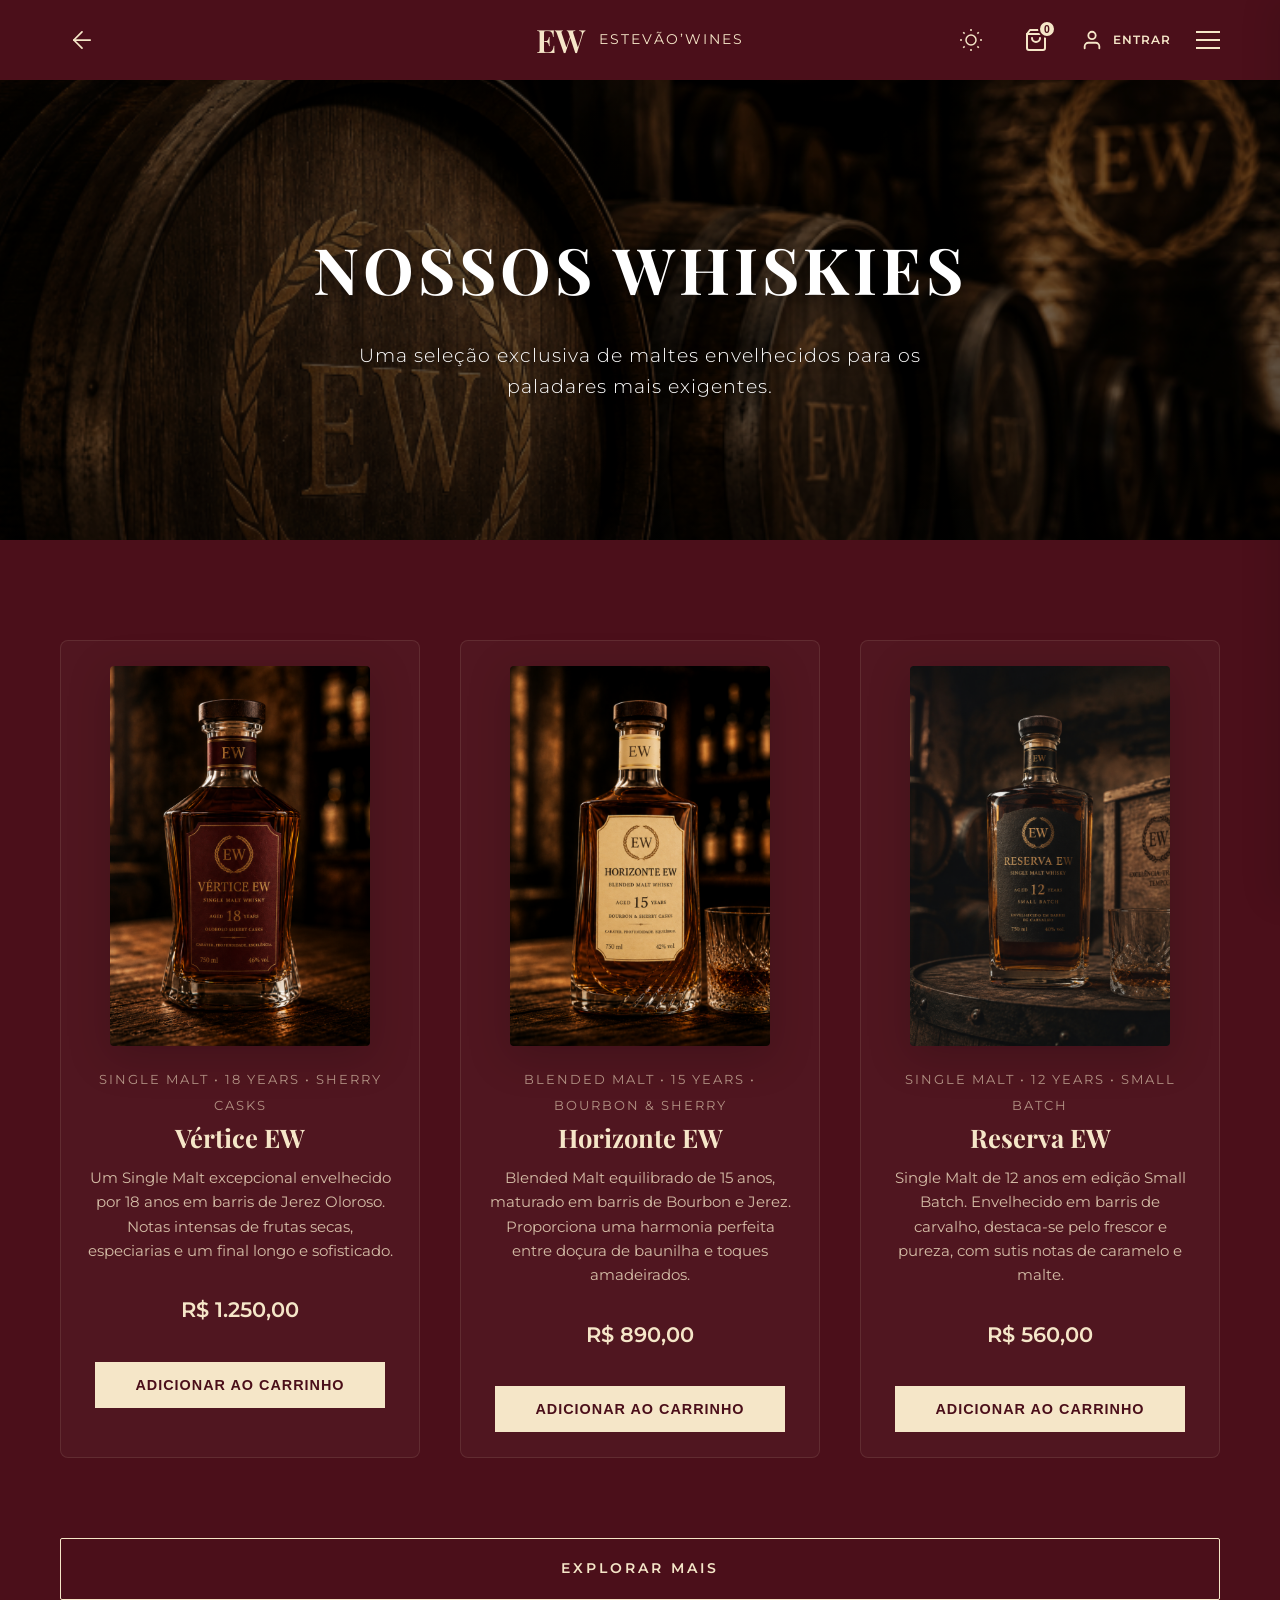
<file: whisky.html>
<!DOCTYPE html>
<html lang="pt-BR">
<head>
    <meta charset="UTF-8">
    <meta name="viewport" content="width=device-width, initial-scale=1.0">
    <title>Whisky Selection | Estevão’Wines</title>
    <link rel="preconnect" href="https://fonts.googleapis.com">
    <link rel="preconnect" href="https://fonts.gstatic.com" crossorigin>
    <link href="https://fonts.googleapis.com/css2?family=Montserrat:wght@300;400;600&family=Playfair+Display:ital,wght@0,400;0,700;1,400&display=swap" rel="stylesheet">
    <link rel="stylesheet" href="style.css">
    <link rel="stylesheet" href="whisky.css">
</head>
<body class="whisky-page">
    <header id="main-header">
        <nav class="header-container">
            <a href="menu.html" class="back-button" aria-label="Voltar para Produtos">
                <svg viewBox="0 0 24 24" fill="none" stroke="currentColor" stroke-width="2" stroke-linecap="round" stroke-linejoin="round">
                    <line x1="19" y1="12" x2="5" y2="12"></line>
                    <polyline points="12 19 5 12 12 5"></polyline>
                </svg>
            </a>
            <div class="brand" onclick="window.location.href='index.html'">
                <div class="monogram">EW</div>
                <div class="brand-name">Estevão’Wines</div>
            </div>
            <div class="controls">
                <button id="theme-toggle" aria-label="Alternar Tema">
                    <svg class="sun-icon" viewBox="0 0 24 24" fill="none" stroke="currentColor" stroke-width="2"><circle cx="12" cy="12" r="5"></circle><line x1="12" y1="1" x2="12" y2="3"></line><line x1="12" y1="21" x2="12" y2="23"></line><line x1="4.22" y1="4.22" x2="5.64" y2="5.64"></line><line x1="18.36" y1="18.36" x2="19.78" y2="19.78"></line><line x1="1" y1="12" x2="3" y2="12"></line><line x1="21" y1="12" x2="23" y2="12"></line><line x1="4.22" y1="19.78" x2="5.64" y2="18.36"></line><line x1="18.36" y1="5.64" x2="19.78" y2="4.22"></line></svg>
                    <svg class="moon-icon" viewBox="0 0 24 24" fill="none" stroke="currentColor" stroke-width="2"><path d="M21 12.79A9 9 0 1 1 11.21 3 7 7 0 0 0 21 12.79z"></path></svg>
                </button>
                
                <button id="cart-toggle" aria-label="Abrir Carrinho" class="cart-btn">
                    <svg viewBox="0 0 24 24" fill="none" stroke="currentColor" stroke-width="2" stroke-linecap="round" stroke-linejoin="round">
                        <path d="M6 2L3 6v14a2 2 0 0 0 2 2h14a2 2 0 0 0 2-2V6l-3-4Z"></path>
                        <path d="M3 6h18"></path>
                        <path d="M16 10a4 4 0 0 1-8 0"></path>
                    </svg>
                    <span id="cart-count">0</span>
                </button>

                <div id="auth-header-btn">
                    <a href="auth.html" id="login-nav-btn" class="login-btn-link" aria-label="Login">
                        <svg viewBox="0 0 24 24" fill="none" stroke="currentColor" stroke-width="2" stroke-linecap="round" stroke-linejoin="round" class="user-icon">
                            <path d="M20 21v-2a4 4 0 0 0-4-4H8a4 4 0 0 0-4 4v2"></path>
                            <circle cx="12" cy="7" r="4"></circle>
                        </svg>
                        <span id="user-name-display">Entrar</span>
                    </a>
                </div>

                <div class="hamburger" id="hamburger-menu">
                    <span class="bar line-1"></span>
                    <span class="bar line-2"></span>
                    <span class="bar line-3"></span>
                </div>
            </div>
        </nav>
    </header>

    <div id="fullscreen-overlay" class="overlay">
        <div class="overlay-close" id="close-menu">
            <span class="close-bar line-1"></span>
            <span class="close-bar line-2"></span>
        </div>
        <div class="menu-watermark">EW</div>
        <nav class="overlay-nav">
            <div id="user-info-overlay" class="user-info-overlay"></div>
            <ul class="overlay-links">
                <li><a href="index.html#home">HOME</a></li>
                <li><a href="menu.html">PRODUTOS</a></li>
                <li><a href="index.html#historia">SOBRE</a></li>
                <li><a href="index.html#contato">CONTATO</a></li>
            </ul>
        </nav>
    </div>

    <section class="whisky-hero">
        <h1>Nossos Whiskies</h1>
        <p>Uma seleção exclusiva de maltes envelhecidos para os paladares mais exigentes.</p>
    </section>

    <main class="products-section">
        <div class="products-grid">
            <!-- Vértice EW -->
            <div class="product-card">
                <img src="assets/whisky_vertice.png" alt="Vértice EW" class="product-image">
                <div class="product-info">
                    <span class="product-meta">Single Malt • 18 Years • Sherry Casks</span>
                    <h2>Vértice EW</h2>
                    <p class="product-description">Um Single Malt excepcional envelhecido por 18 anos em barris de Jerez Oloroso. Notas intensas de frutas secas, especiarias e um final longo e sofisticado.</p>
                    <p class="product-price">R$ 1.250,00</p>
                    <button class="btn-add" data-name="Vértice EW - 18 Anos" data-price="1250.00">ADICIONAR AO CARRINHO</button>
                </div>
            </div>

            <!-- Horizonte EW -->
            <div class="product-card">
                <img src="assets/whisky_horizonte.png" alt="Horizonte EW" class="product-image">
                <div class="product-info">
                    <span class="product-meta">Blended Malt • 15 Years • Bourbon & Sherry</span>
                    <h2>Horizonte EW</h2>
                    <p class="product-description">Blended Malt equilibrado de 15 anos, maturado em barris de Bourbon e Jerez. Proporciona uma harmonia perfeita entre doçura de baunilha e toques amadeirados.</p>
                    <p class="product-price">R$ 890,00</p>
                    <button class="btn-add" data-name="Horizonte EW - 15 Anos" data-price="890.00">ADICIONAR AO CARRINHO</button>
                </div>
            </div>

            <!-- Reserva EW -->
            <div class="product-card">
                <img src="assets/whisky_reserva.png" alt="Reserva EW" class="product-image">
                <div class="product-info">
                    <span class="product-meta">Single Malt • 12 Years • Small Batch</span>
                    <h2>Reserva EW</h2>
                    <p class="product-description">Single Malt de 12 anos em edição Small Batch. Envelhecido em barris de carvalho, destaca-se pelo frescor e pureza, com sutis notas de caramelo e malte.</p>
                    <p class="product-price">R$ 560,00</p>
                    <button class="btn-add" data-name="Reserva EW - 12 Anos" data-price="560.00">ADICIONAR AO CARRINHO</button>
                </div>
            </div>
        </div>
        
        <div class="explore-more-container" style="text-align: center; margin-top: 80px;">
            <a href="explorar_mais.html" class="btn btn-secondary">EXPLORAR MAIS</a>
        </div>
    </main>

    <!-- Carrinho Lateral -->
    <div id="cart-drawer" class="cart-drawer">
        <div class="cart-header">
            <h3>Seu Pedido</h3>
            <button id="close-cart" class="close-cart">&times;</button>
        </div>
        <div id="cart-items" class="cart-items">
            <p class="empty-msg">Seu carrinho está vazio.</p>
        </div>
        <div class="cart-footer">
            <div class="total-container">
                <span>Total</span>
                <span id="cart-total">R$ 0,00</span>
            </div>
            <div id="payment-section" class="payment-section">
                <h4>Forma de Pagamento</h4>
                <div class="payment-options">
                    <label class="payment-opt">
                        <input type="radio" name="payment" value="Crédito">
                        <span>Cartão de Crédito</span>
                    </label>
                    <label class="payment-opt">
                        <input type="radio" name="payment" value="Débito">
                        <span>Cartão de Débito</span>
                    </label>
                    <label class="payment-opt">
                        <input type="radio" name="payment" value="PIX">
                        <span>PIX</span>
                    </label>
                </div>
            </div>
            <button class="btn btn-primary checkout-btn">Confirmar Pagamento</button>
        </div>
    </div>
    <div id="cart-overlay" class="cart-overlay"></div>

    <script src="script.js"></script>
</body>
</html>
</file>
<file: style.css>
:root {
    --wine-deep: #4B0F1A;
    --wine-deep-rgb: 75, 15, 26;
    --butter-yellow: #F5E6C8;
    --butter-yellow-rgb: 245, 230, 200;
    
    /* Configuração de Cores Dinâmicas */
    --bg-color: var(--wine-deep);
    --bg-rgb: var(--wine-deep-rgb);
    --text-color: var(--butter-yellow);
    --text-color-rgb: var(--butter-yellow-rgb);
    --border-color: rgba(var(--text-color-rgb), 0.1);
    --transition-speed: 0.3s;
}

body {
    font-family: 'Montserrat', sans-serif;
    background-color: var(--bg-color);
    color: var(--text-color);
    line-height: 1.6;
    overflow-x: hidden;
    transition: background-color var(--transition-speed), color var(--transition-speed);
}

body.light-mode {
    --bg-color: var(--butter-yellow);
    --bg-rgb: var(--butter-yellow-rgb);
    --text-color: var(--wine-deep);
    --text-color-rgb: var(--wine-deep-rgb);
    --border-color: rgba(var(--text-color-rgb), 0.1);
}

* {
    margin: 0;
    padding: 0;
    box-sizing: border-box;
}

html {
    scroll-behavior: smooth;
}

h1, h2, h3, h4, .monogram, .overlay-links a {
    font-family: 'Playfair Display', serif;
}

/* Header Specification */
header {
    position: fixed;
    top: 0;
    left: 0;
    width: 100%;
    height: 80px; /* Entre 70px e 90px */
    display: flex;
    align-items: center;
    z-index: 1000;
    background-color: var(--bg-color);
    transition: background-color var(--transition-speed), height var(--transition-speed), border var(--transition-speed);
}

header.scrolled {
    border-bottom: 1px solid var(--border-color);
}

.header-container {
    width: 100%;
    padding: 0 60px; /* Desktop */
    display: flex;
    justify-content: space-between;
    align-items: center;
    position: relative; /* Base for absolute centering */
}

/* Identity - Left Side */
.brand {
    display: flex;
    align-items: center;
    gap: 15px; /* Monograma ao lado do nome */
    cursor: pointer;
    transition: transform 0.3s ease;
}

/* Centering Brand in specific pages (Whisky & Vinhos) */
.whisky-page .brand {
    position: absolute;
    left: 50%;
    transform: translateX(-50%);
    z-index: 10;
}

.monogram {
    font-size: 2rem;
    font-weight: 600;
    letter-spacing: -1px;
    line-height: 1;
}

.brand-name {
    font-size: 0.85rem;
    font-weight: 400;
    letter-spacing: 2px;
    text-transform: uppercase;
}

/* Controls - Right Side */
.controls {
    display: flex;
    align-items: center;
    gap: 25px;
}

.login-btn-link {
    display: flex;
    align-items: center;
    gap: 10px;
    text-decoration: none;
    color: var(--text-color);
    font-size: 0.75rem;
    text-transform: uppercase;
    letter-spacing: 1px;
    font-weight: 600;
    transition: var(--transition-speed);
}

.login-btn-link:hover {
    opacity: 0.8;
}

.user-icon {
    width: 22px;
    height: 22px;
}

/* Back Button in Header */
.back-button {
    display: flex;
    align-items: center;
    justify-content: center;
    color: var(--text-color);
    text-decoration: none;
    margin-right: 20px;
    padding: 8px;
    transition: transform 0.3s ease, opacity 0.3s ease;
}

.back-button:hover {
    transform: translateX(-5px);
    opacity: 0.7;
}

.back-button svg {
    width: 28px;
    height: 28px;
    stroke-width: 1.5;
}


@media (max-width: 767px) {
    #user-name-display { display: none; }
}

#theme-toggle {
    background: none;
    border: none;
    color: var(--text-color);
    cursor: pointer;
    width: 40px;
    height: 40px;
    padding: 8px;
    display: flex;
    align-items: center;
    justify-content: center;
    transition: var(--transition-speed);
}

#theme-toggle svg {
    width: 100%;
    height: 100%;
    stroke-width: 1.5;
}

/* Esconder os ícones baseados no tema */
body.light-mode .sun-icon { display: none; }
body:not(.light-mode) .moon-icon { display: none; }

/* Hamburger Menu */
.hamburger {
    width: 24px;
    height: 18px;
    display: flex;
    flex-direction: column;
    justify-content: space-between;
    cursor: pointer;
    z-index: 1001;
    transition: transform 0.3s ease;
}

.hamburger .bar {
    width: 100%;
    height: 2px;
    background-color: var(--text-color);
    transition: transform 0.3s ease, opacity 0.3s ease;
}

/* Animação do Hambúrguer para X */
.hamburger.active .line-1 {
    transform: translateY(8px) rotate(45deg);
}

.hamburger.active .line-2 {
    opacity: 0;
}

.hamburger.active .line-3 {
    transform: translateY(-8px) rotate(-45deg);
}


/* Fullscreen Overlay Menu */
.overlay {
    position: fixed;
    top: 0;
    left: 0;
    width: 100vw;
    height: 100vh;
    background-color: var(--bg-color);
    z-index: 2000;
    display: flex;
    flex-direction: column;
    justify-content: center;
    align-items: center;
    opacity: 0;
    visibility: hidden;
    transition: opacity 0.3s ease, visibility 0.3s ease;
}

.overlay.active {
    opacity: 1;
    visibility: visible;
}

.overlay-close {
    position: absolute;
    top: 30px;
    right: 60px;
    width: 30px;
    height: 30px;
    cursor: pointer;
}

.close-bar {
    position: absolute;
    width: 100%;
    height: 2px;
    background-color: var(--text-color);
    top: 50%;
}

.close-bar.line-1 { transform: rotate(45deg); }
.close-bar.line-2 { transform: rotate(-45deg); }

.menu-watermark {
    position: absolute;
    font-family: 'Playfair Display', serif;
    font-size: 40vh;
    color: var(--text-color);
    opacity: 0.04; /* 3-5% conforme pedido */
    pointer-events: none;
    z-index: -1;
}

.overlay-links {
    list-style: none;
    text-align: center;
}

.overlay-links li {
    margin: 32px 0;
}

/* User Profile in Overlay */
.user-info-overlay {
    margin-bottom: 40px;
    padding-bottom: 20px;
    border-bottom: 1px solid rgba(var(--text-color-rgb), 0.1);
}

.user-profile-box {
    text-align: center;
}

.welcome-text {
    font-size: 0.8rem;
    text-transform: uppercase;
    letter-spacing: 2px;
    opacity: 0.6;
    margin-bottom: 5px;
}

.user-name {
    font-family: 'Playfair Display', serif;
    font-size: 1.8rem;
    color: var(--text-color);
    margin-bottom: 15px;
}

.logout-link {
    background: none;
    border: 1px solid rgba(var(--text-color-rgb), 0.3);
    color: var(--text-color);
    padding: 8px 20px;
    font-size: 0.7rem;
    text-transform: uppercase;
    letter-spacing: 1px;
    cursor: pointer;
    transition: 0.3s;
}

.logout-link:hover {
    background: var(--text-color);
    color: var(--bg-color);
}

.overlay-links a {
    text-decoration: none;
    color: var(--text-color);
    font-size: 2.5rem;
    font-weight: 500;
    letter-spacing: 6px;
    transition: transform 0.3s ease;
    display: inline-block;
}

.overlay-links a:hover {
    transform: scale(1.04);
}


/* Hero Section */
.hero {
    height: 100vh;
    display: flex;
    align-items: center;
    justify-content: center;
    text-align: center;
    position: relative;
    background: url('assets/hero-serving.png') center/cover no-repeat;
    background-attachment: fixed;
}

.hero-overlay {
    position: absolute;
    top: 0;
    left: 0;
    width: 100%;
    height: 100%;
    background: linear-gradient(to bottom, rgba(var(--bg-rgb), 0.3), rgba(var(--bg-rgb), 0.6));
    z-index: 1;
}

/* body.light-mode .hero-overlay handled by variable above */

.hero-content {
    position: relative;
    z-index: 2;
    max-width: 900px;
    padding: 0 20px;
}

.hero h2 {
    font-size: 5rem;
    margin-bottom: 24px;
    line-height: 1.1;
    color: var(--text-color);
    text-shadow: 0 2px 10px rgba(0,0,0,0.3);
}

.hero p {
    font-size: 1.25rem;
    color: var(--text-color);
    margin-bottom: 40px;
    opacity: 0.9;
    text-shadow: 0 1px 5px rgba(0,0,0,0.2);
}

/* Sections & General */
.container {
    max-width: 1200px;
    margin: 0 auto;
    padding: 0 2rem;
}

.section {
    padding: 10rem 0;
}

.grid {
    display: grid;
    grid-template-columns: 1fr 1fr;
    gap: 5rem;
    align-items: center;
}

.subtitle {
    font-size: 0.9rem;
    letter-spacing: 4px;
    text-transform: uppercase;
    color: var(--text-color);
    opacity: 0.7;
    margin-bottom: 12px;
    display: block;
}

h3 {
    font-size: 3.5rem;
    margin-bottom: 2rem;
    line-height: 1.2;
}

/* Origin Section Specific Styles */
.origin-section {
    padding: 0;
    overflow: hidden;
}

.origin-grid {
    display: grid;
    grid-template-columns: 1fr 1fr;
    min-height: 100vh;
}

.origin-image {
    position: relative;
    background-color: var(--wine-deep);
    height: 100%;
}

.origin-image img {
    width: 100%;
    height: 100%;
    object-fit: cover;
    display: block;
    mix-blend-mode: normal;
    opacity: 1;
}

.origin-text-content {
    background-color: var(--butter-yellow);
    color: var(--wine-deep);
    display: flex;
    align-items: center;
    justify-content: center;
}

.content-padding {
    padding: 100px 10%;
    max-width: 800px;
}

.origin-text-content h3 {
    color: var(--wine-deep);
    font-size: 3.5rem;
    margin-bottom: 2.5rem;
    line-height: 1.2;
}

.origin-paragraphs p {
    margin-bottom: 1.5rem;
    font-size: 1.05rem;
    line-height: 1.8;
    opacity: 0.9;
}

/* Origin Section Specific Styles */
.origin-section {
    padding: 0;
    overflow: hidden;
}

.origin-grid {
    display: grid;
    grid-template-columns: 1fr 1fr;
    min-height: 100vh;
}

.origin-image {
    position: relative;
    height: 100%;
}

.origin-image img {
    width: 100%;
    height: 100%;
    object-fit: cover;
    display: block;
}

.origin-text-content {
    display: flex;
    align-items: center;
    justify-content: center;
}

.content-padding {
    padding: 100px 10%;
    max-width: 800px;
}

.origin-text-content h3 {
    font-size: 3.5rem;
    margin-bottom: 2.5rem;
    line-height: 1.2;
}

.origin-paragraphs p {
    margin-bottom: 1.5rem;
    font-size: 1.05rem;
    line-height: 1.8;
    opacity: 0.9;
}

/* Background Alternating */
.bg-alt {
    background-color: rgba(var(--text-color-rgb), 0.05);
}

body:not(.light-mode) #contato h3, 
body:not(.light-mode) #contato p,
body:not(.light-mode) #contato .contact-details li,
body:not(.light-mode) #contato input,
body:not(.light-mode) #contato textarea {
    color: var(--wine-deep);
}

body:not(.light-mode) #contato input,
body:not(.light-mode) #contato textarea {
    border-color: rgba(75, 15, 26, 0.2);
}

body:not(.light-mode) #contato .btn-secondary {
    border-color: var(--wine-deep);
    color: var(--wine-deep);
}

body:not(.light-mode) #contato .btn-secondary:hover {
    background-color: var(--wine-deep);
    color: var(--butter-yellow);
}

/* Buttons */
.btn {
    display: inline-block;
    padding: 1.2rem 3rem;
    text-decoration: none;
    font-size: 0.85rem;
    font-weight: 600;
    text-transform: uppercase;
    letter-spacing: 3px;
    transition: 0.3s ease;
    border-radius: 2px;
    cursor: pointer;
}

.btn-primary {
    background-color: var(--text-color);
    color: var(--bg-color);
    border: 1px solid var(--text-color);
}

.btn-primary:hover {
    background-color: transparent;
    color: var(--text-color);
    transform: translateY(-2px);
}

.btn-secondary {
    background-color: transparent;
    color: var(--text-color);
    border: 1px solid var(--text-color);
    width: 100%;
}

.btn-secondary:hover {
    background-color: var(--text-color);
    color: var(--bg-color);
}

/* Wine Grid */
.wine-grid {
    display: grid;
    grid-template-columns: repeat(auto-fit, minmax(320px, 1fr));
    gap: 40px;
    margin-top: 64px;
}

.wine-card {
    background: rgba(var(--text-color-rgb), 0.03);
    border: 1px solid var(--border-color);
    padding: 20px;
    transition: 0.4s ease;
    text-align: center;
}

/* body.light-mode .wine-card handled by variable above */

.wine-card:hover {
    transform: translateY(-12px);
    border-color: var(--text-color);
    z-index: 10;
}

.wine-image {
    width: 100%;
    aspect-ratio: 3 / 4; /* Proporção vertical elegante */
    margin-bottom: 20px;
    display: flex;
    align-items: center;
    justify-content: center;
    position: relative;
    overflow: hidden;
}

.wine-image img {
    height: 100%;
    width: 100%;
    object-fit: contain;
    transform: scale(1.2); /* Escala uniforme para todas */
    transition: transform 0.6s cubic-bezier(0.165, 0.84, 0.44, 1);
}

.wine-card:hover .wine-image img {
    transform: scale(1.35);
}

/* Ajuste específico para a primeira imagem (Reserva) caso pareça menor */
.wine-grid .wine-card:first-child .wine-image img {
    transform: scale(1.5); /* Escala base maior para igualar visualmente */
}

.wine-grid .wine-card:first-child:hover .wine-image img {
    transform: scale(1.65); /* Escala de hover proporcional */
}

.wine-info h4 {
    font-size: 1.75rem;
    margin-bottom: 12px;
}

.wine-info p {
    font-size: 0.95rem;
    opacity: 0.7;
    margin-bottom: 24px;
}

.price {
    font-family: 'Playfair Display', serif;
    font-size: 1.5rem;
    font-weight: 700;
}

/* Form */
input, textarea {
    width: 100%;
    padding: 1.2rem;
    background: transparent;
    border: 1px solid rgba(var(--text-color-rgb), 0.2);
    color: var(--text-color);
    font-family: 'Montserrat', sans-serif;
    margin-bottom: 20px;
    outline: none;
    transition: 0.3s;
}

/* body.light-mode input handled by variable above */

input:focus, textarea:focus {
    border-color: var(--text-color);
}

/* Footer */
footer {
    padding: 60px 0;
    border-top: 1px solid var(--border-color);
}

.social-links {
    margin-top: 30px;
    display: flex;
    justify-content: center;
    gap: 40px;
}

.social-links a {
    color: var(--text-color);
    text-decoration: none;
    font-size: 0.75rem;
    text-transform: uppercase;
    letter-spacing: 2px;
    opacity: 0.6;
    transition: 0.3s;
}

.social-links a:hover {
    opacity: 1;
}

/* Animations Reveal */
[data-reveal] {
    opacity: 0;
    transition: 1s cubic-bezier(0.4, 0, 0.2, 1);
}

[data-reveal="left"] { transform: translateX(-40px); }
[data-reveal="right"] { transform: translateX(40px); }
[data-reveal="bottom"] { transform: translateY(40px); }

.revealed {
    opacity: 1;
    transform: translate(0, 0) !important;
}

/* RESPONSIVIDADE (ESPECIFICAÇÕES DO HEADER) */

@media (min-width: 1025px) {
    /* Desktop (>1024px) */
    .header-container { padding: 0 60px; }
}

@media (max-width: 1024px) {
    /* Tablet (768px - 1024px) */
    .header-container { padding: 0 40px; }
    .hero h2 { font-size: 4rem; }
    h3 { font-size: 3rem; }
}

@media (max-width: 767px) {
    /* Mobile (<768px) */
    header { height: 75px; }
    .header-container { padding: 0 20px; }
    
    .brand {
        flex-direction: column; /* Vertical mais sofisticado no mobile */
        align-items: flex-start;
        gap: 2px;
    }

    .whisky-page .brand {
        align-items: center;
    }
    
    .monogram { font-size: 1.6rem; }
    .brand-name { font-size: 0.65rem; letter-spacing: 1px; }

    .back-button {
        margin-right: 10px;
        padding: 5px;
    }

    .back-button svg {
        width: 24px;
        height: 24px;
    }
    
    .hero h2 { font-size: 3rem; }
    .grid { gap: 3rem; }
    
    .overlay-links a { font-size: 1.8rem; letter-spacing: 4px; }
    
    .overlay-close { right: 20px; }
}

/* Transitions */
.fade-in {
    opacity: 0;
    transform: translateY(20px);
    transition: 0.8s ease forwards;
}


/* Cart Styles */
.cart-btn {
    background: none;
    border: none;
    color: var(--text-color);
    cursor: pointer;
    position: relative;
    padding: 8px;
    display: flex;
    align-items: center;
    transition: var(--transition-speed);
}

.cart-btn svg {
    width: 24px;
    height: 24px;
}

#cart-count {
    position: absolute;
    top: 0;
    right: 0;
    background-color: var(--text-color);
    color: var(--bg-color);
    font-size: 0.65rem;
    font-weight: 700;
    width: 18px;
    height: 18px;
    border-radius: 50%;
    display: flex;
    align-items: center;
    justify-content: center;
    border: 2px solid var(--bg-color);
}

.cart-drawer {
    position: fixed;
    top: 0;
    right: -400px;
    width: 100%;
    max-width: 400px;
    height: 100vh;
    background-color: var(--bg-color);
    z-index: 3000;
    display: flex;
    flex-direction: column;
    box-shadow: -10px 0 30px rgba(0,0,0,0.1);
    transition: transform 0.4s cubic-bezier(0.16, 1, 0.3, 1);
}

.cart-drawer.active {
    transform: translateX(-400px);
}

.cart-header {
    padding: 30px;
    display: flex;
    justify-content: space-between;
    align-items: center;
    border-bottom: 1px solid var(--border-color);
}

.cart-header h3 {
    font-size: 1.5rem;
    margin-bottom: 0;
}

.close-cart {
    background: none;
    border: none;
    color: var(--text-color);
    font-size: 2rem;
    cursor: pointer;
    line-height: 1;
}

.cart-items {
    flex: 1;
    overflow-y: auto;
    padding: 30px;
}

.empty-msg {
    text-align: center;
    opacity: 0.6;
    margin-top: 50px;
}

.cart-footer {
    padding: 30px;
    border-top: 1px solid var(--border-color);
}

.total-container {
    display: flex;
    justify-content: space-between;
    font-size: 1.25rem;
    font-family: 'Playfair Display', serif;
    font-weight: 700;
    margin-bottom: 20px;
}

.checkout-btn {
    width: 100%;
}

.cart-overlay {
    position: fixed;
    top: 0;
    left: 0;
    width: 100vw;
    height: 100vh;
    background: rgba(0,0,0,0.5);
    z-index: 2999;
    opacity: 0;
    visibility: hidden;
    transition: 0.3s;
}

.cart-overlay.active {
    opacity: 1;
    visibility: visible;
}

.cart-item {
    display: flex;
    justify-content: space-between;
    align-items: center;
    margin-bottom: 20px;
    padding-bottom: 20px;
    border-bottom: 1px solid rgba(var(--text-color-rgb), 0.05);
}

.cart-item-info h4 {
    font-size: 1rem;
    margin-bottom: 4px;
}

.cart-item-info p {
    font-size: 0.85rem;
    opacity: 0.7;
}

.cart-item-actions {
    display: flex;
    align-items: center;
    gap: 15px;
}

.remove-item {
    background: none;
    border: none;
    color: #ff4444;
    cursor: pointer;
    font-size: 0.8rem;
    text-transform: uppercase;
    letter-spacing: 1px;
}

.btn-add {
    margin-top: 15px;
    background: transparent;
    border: 1px solid var(--text-color);
    color: var(--text-color);
    padding: 8px 20px;
    font-size: 0.75rem;
    text-transform: uppercase;
    letter-spacing: 2px;
    cursor: pointer;
    transition: 0.3s;
}

.btn-add:hover {
    background: var(--text-color);
    color: var(--bg-color);
}

/* Form Status Styles */
.form-status {
    margin-top: 15px;
    font-size: 0.9rem;
    padding: 10px;
    border-radius: 4px;
    display: none;
    text-align: center;
}

.form-status.success {
    display: block;
    background: rgba(40, 167, 69, 0.1);
    color: #28a745;
    border: 1px solid rgba(40, 167, 69, 0.2);
}

.form-status.error {
    display: block;
    background: rgba(220, 53, 69, 0.1);
    color: #dc3545;
    border: 1px solid rgba(220, 53, 69, 0.2);
}

/* Payment Section in Cart */
.payment-section {
    margin: 20px 0;
    padding: 15px;
    background: rgba(var(--text-color-rgb), 0.03);
    border-radius: 4px;
}

.payment-section h4 {
    font-size: 0.8rem;
    text-transform: uppercase;
    letter-spacing: 1px;
    margin-bottom: 15px;
    opacity: 0.8;
}

.payment-options {
    display: flex;
    flex-direction: column;
    gap: 10px;
}

.payment-opt {
    display: flex;
    align-items: center;
    gap: 10px;
    cursor: pointer;
    font-size: 0.9rem;
    padding: 8px;
    border: 1px solid transparent;
    transition: 0.3s;
    border-radius: 4px;
}

.payment-opt:hover {
    background: rgba(var(--text-color-rgb), 0.05);
}

.payment-opt input[type="radio"] {
    width: auto;
    margin: 0;
    cursor: pointer;
    accent-color: var(--text-color);
}

button:disabled {
    opacity: 0.5;
    cursor: not-allowed;
}
</file>
<file: Projeto test/style.css>
/* ============================================
   ESTEVÃO'WINES — Premium CSS
   ============================================ */

/* ===== RESET & BASE ===== */
*, *::before, *::after {
  box-sizing: border-box;
  margin: 0;
  padding: 0;
}

:root {
  /* Colors */
  --wine-deep:    #1a0010;
  --wine-dark:    #2d0018;
  --wine-mid:     #6b0f2b;
  --wine-red:     #9b1a3a;
  --wine-rose:    #c4647e;
  --gold:         #c9963b;
  --gold-light:   #e8b96a;
  --cream:        #f5ede8;
  --cream-dark:   #e8d9d0;
  --white:        #ffffff;
  --text-dark:    #1a0010;
  --text-mid:     #5a3040;
  --text-light:   #9a7080;
  --bg-dark:      #0d0008;
  --bg-section:   #f9f3f0;
  --glass:        rgba(255, 255, 255, 0.07);
  --glass-border: rgba(255, 255, 255, 0.12);

  /* Typography */
  --font-serif:  'Cormorant Garamond', Georgia, serif;
  --font-sans:   'Inter', system-ui, sans-serif;

  /* Spacing */
  --section-py: 100px;
  --container:  1200px;

  /* Shadows */
  --shadow-sm:  0 2px 16px rgba(0,0,0,0.08);
  --shadow-md:  0 8px 40px rgba(0,0,0,0.14);
  --shadow-lg:  0 20px 80px rgba(0,0,0,0.22);
  --shadow-wine: 0 8px 40px rgba(107, 15, 43, 0.3);

  /* Transitions */
  --ease:       cubic-bezier(0.4, 0, 0.2, 1);
  --spring:     cubic-bezier(0.175, 0.885, 0.32, 1.275);
}

html { scroll-behavior: smooth; }

body {
  font-family: var(--font-sans);
  background: var(--bg-dark);
  color: var(--white);
  overflow-x: hidden;
  line-height: 1.7;
}

/* ===== SCROLLBAR ===== */
::-webkit-scrollbar { width: 6px; }
::-webkit-scrollbar-track { background: var(--wine-deep); }
::-webkit-scrollbar-thumb { background: var(--wine-mid); border-radius: 3px; }

/* ===== SELECTION ===== */
::selection { background: var(--wine-mid); color: var(--white); }

/* ===== CONTAINER ===== */
.container {
  max-width: var(--container);
  margin: 0 auto;
  padding: 0 24px;
}

/* ===== SHARED SECTION STYLES ===== */
.section-eyebrow {
  font-family: var(--font-sans);
  font-size: 0.75rem;
  font-weight: 600;
  letter-spacing: 0.2em;
  text-transform: uppercase;
  color: var(--gold);
  margin-bottom: 12px;
}

.section-title {
  font-family: var(--font-serif);
  font-size: clamp(2.2rem, 5vw, 3.5rem);
  font-weight: 300;
  line-height: 1.15;
  margin-bottom: 20px;
}

.section-title em {
  font-style: italic;
  color: var(--gold);
}

.section-header {
  text-align: center;
  max-width: 640px;
  margin: 0 auto 60px;
}

.section-subtitle {
  font-size: 1.05rem;
  opacity: 0.7;
  line-height: 1.8;
}

/* ===== BUTTONS ===== */
.btn-primary {
  display: inline-flex;
  align-items: center;
  gap: 8px;
  padding: 14px 32px;
  background: linear-gradient(135deg, var(--wine-mid), var(--wine-red));
  color: var(--white);
  border: none;
  border-radius: 50px;
  font-family: var(--font-sans);
  font-size: 0.9rem;
  font-weight: 500;
  letter-spacing: 0.05em;
  cursor: pointer;
  transition: all 0.3s var(--ease);
  box-shadow: var(--shadow-wine);
  text-decoration: none;
}

.btn-primary:hover {
  transform: translateY(-2px);
  box-shadow: 0 12px 50px rgba(107, 15, 43, 0.5);
  background: linear-gradient(135deg, var(--wine-red), #c4264a);
}

.btn-primary:active { transform: translateY(0); }

.btn-ghost {
  display: inline-flex;
  align-items: center;
  gap: 8px;
  padding: 14px 32px;
  background: transparent;
  color: var(--white);
  border: 1px solid rgba(255,255,255,0.3);
  border-radius: 50px;
  font-family: var(--font-sans);
  font-size: 0.9rem;
  font-weight: 500;
  cursor: pointer;
  transition: all 0.3s var(--ease);
  text-decoration: none;
}

.btn-ghost:hover {
  background: var(--glass);
  border-color: rgba(255,255,255,0.6);
  transform: translateY(-2px);
}

.btn-full { width: 100%; justify-content: center; }


/* ============================================
   NAVBAR
   ============================================ */
.navbar {
  position: fixed;
  top: 0; left: 0; right: 0;
  z-index: 1000;
  transition: all 0.4s var(--ease);
  padding: 20px 0;
}

.navbar.scrolled {
  background: rgba(13, 0, 8, 0.95);
  backdrop-filter: blur(20px);
  -webkit-backdrop-filter: blur(20px);
  border-bottom: 1px solid var(--glass-border);
  padding: 12px 0;
  box-shadow: 0 4px 30px rgba(0,0,0,0.3);
}

.nav-container {
  max-width: var(--container);
  margin: 0 auto;
  padding: 0 24px;
  display: flex;
  align-items: center;
  gap: 40px;
}

.nav-logo {
  display: flex;
  align-items: center;
  gap: 10px;
  text-decoration: none;
  flex-shrink: 0;
}

.logo-icon { font-size: 1.5rem; }

.logo-text {
  font-family: var(--font-serif);
  font-size: 1.5rem;
  font-weight: 600;
  color: var(--white);
  letter-spacing: 0.02em;
}

.logo-accent { color: var(--gold); }

.nav-links {
  display: flex;
  align-items: center;
  gap: 32px;
  margin-left: auto;
}

.nav-link {
  font-size: 0.875rem;
  font-weight: 400;
  color: rgba(255,255,255,0.75);
  text-decoration: none;
  letter-spacing: 0.03em;
  transition: color 0.2s;
  position: relative;
}

.nav-link::after {
  content: '';
  position: absolute;
  bottom: -4px; left: 0; right: 0;
  height: 1px;
  background: var(--gold);
  transform: scaleX(0);
  transition: transform 0.3s var(--ease);
}

.nav-link:hover,
.nav-link.active { color: var(--white); }

.nav-link:hover::after,
.nav-link.active::after { transform: scaleX(1); }

.nav-cta {
  padding: 10px 24px;
  background: linear-gradient(135deg, var(--wine-mid), var(--wine-red));
  color: var(--white);
  border: none;
  border-radius: 50px;
  font-size: 0.85rem;
  font-weight: 500;
  cursor: pointer;
  transition: all 0.3s var(--ease);
  white-space: nowrap;
  flex-shrink: 0;
}

.nav-cta:hover {
  transform: translateY(-2px);
  box-shadow: var(--shadow-wine);
}

.hamburger {
  display: none;
  flex-direction: column;
  gap: 5px;
  background: none;
  border: none;
  cursor: pointer;
  padding: 4px;
  margin-left: auto;
}

.hamburger span {
  display: block;
  width: 24px;
  height: 2px;
  background: var(--white);
  border-radius: 2px;
  transition: all 0.3s var(--ease);
}

.hamburger.open span:nth-child(1) { transform: rotate(45deg) translate(5px, 5px); }
.hamburger.open span:nth-child(2) { opacity: 0; }
.hamburger.open span:nth-child(3) { transform: rotate(-45deg) translate(5px, -5px); }


/* ============================================
   HERO
   ============================================ */
.hero {
  position: relative;
  min-height: 100vh;
  display: flex;
  align-items: center;
  overflow: hidden;
  padding: 140px 24px 80px;
}

.hero-bg {
  position: absolute;
  inset: 0;
  background: radial-gradient(ellipse at 60% 50%, #3d0018 0%, #1a000e 40%, #0d0008 100%);
}

.hero-orb {
  position: absolute;
  border-radius: 50%;
  filter: blur(80px);
  opacity: 0.4;
  animation: float 8s ease-in-out infinite;
}

.hero-orb-1 {
  width: 500px; height: 500px;
  background: var(--wine-mid);
  top: -100px; right: 10%;
  animation-delay: 0s;
}

.hero-orb-2 {
  width: 300px; height: 300px;
  background: var(--gold);
  bottom: 10%; left: 5%;
  opacity: 0.15;
  animation-delay: 3s;
}

.hero-orb-3 {
  width: 200px; height: 200px;
  background: #c4264a;
  top: 30%; left: 40%;
  opacity: 0.25;
  animation-delay: 5s;
}

@keyframes float {
  0%, 100% { transform: translateY(0) scale(1); }
  50%       { transform: translateY(-30px) scale(1.05); }
}

.particles {
  position: absolute;
  inset: 0;
  pointer-events: none;
}

.particle {
  position: absolute;
  width: 2px; height: 2px;
  background: var(--gold);
  border-radius: 50%;
  opacity: 0;
  animation: rise linear infinite;
}

@keyframes rise {
  0%   { opacity: 0; transform: translateY(0); }
  10%  { opacity: 0.8; }
  90%  { opacity: 0.4; }
  100% { opacity: 0; transform: translateY(-100vh); }
}

.hero-content {
  position: relative;
  z-index: 2;
  max-width: 620px;
}

.hero-eyebrow {
  font-size: 0.8rem;
  font-weight: 500;
  letter-spacing: 0.3em;
  color: var(--gold);
  text-transform: uppercase;
  margin-bottom: 20px;
  opacity: 0;
  animation: fadeUp 0.8s var(--ease) 0.2s forwards;
}

.hero-title {
  font-family: var(--font-serif);
  font-size: clamp(3rem, 7vw, 5.5rem);
  font-weight: 300;
  line-height: 1.1;
  margin-bottom: 24px;
  opacity: 0;
  animation: fadeUp 0.8s var(--ease) 0.4s forwards;
}

.hero-title em {
  font-style: italic;
  color: var(--gold);
  display: block;
}

.hero-subtitle {
  font-size: 1.1rem;
  line-height: 1.8;
  color: rgba(255,255,255,0.7);
  margin-bottom: 40px;
  opacity: 0;
  animation: fadeUp 0.8s var(--ease) 0.6s forwards;
}

.hero-cta-group {
  display: flex;
  gap: 16px;
  flex-wrap: wrap;
  margin-bottom: 60px;
  opacity: 0;
  animation: fadeUp 0.8s var(--ease) 0.8s forwards;
}

.hero-stats {
  display: flex;
  align-items: center;
  gap: 32px;
  opacity: 0;
  animation: fadeUp 0.8s var(--ease) 1s forwards;
}

.stat { text-align: center; }

.stat-num {
  display: block;
  font-family: var(--font-serif);
  font-size: 2.5rem;
  font-weight: 600;
  color: var(--gold);
  line-height: 1;
}

.stat-plus {
  font-family: var(--font-serif);
  font-size: 1.8rem;
  color: var(--gold);
}

.stat-label {
  display: block;
  font-size: 0.75rem;
  letter-spacing: 0.1em;
  text-transform: uppercase;
  color: rgba(255,255,255,0.5);
  margin-top: 4px;
}

.stat-divider {
  width: 1px;
  height: 50px;
  background: rgba(255,255,255,0.15);
}

/* Wine Glass Illustration */
.hero-wine-glass {
  position: absolute;
  right: 8%;
  top: 50%;
  transform: translateY(-50%);
  z-index: 2;
  animation: glassFloat 6s ease-in-out infinite;
}

@keyframes glassFloat {
  0%, 100% { transform: translateY(-50%) rotate(-2deg); }
  50%       { transform: translateY(calc(-50% - 20px)) rotate(2deg); }
}

.glass-illustration {
  display: flex;
  flex-direction: column;
  align-items: center;
  filter: drop-shadow(0 30px 60px rgba(155, 26, 58, 0.6));
}

.glass-top {
  width: 140px;
  height: 180px;
  background: linear-gradient(180deg,
    rgba(255,255,255,0.12) 0%,
    rgba(255,255,255,0.04) 100%);
  border-radius: 50% 50% 0 0 / 30% 30% 0 0;
  border: 1px solid rgba(255,255,255,0.2);
  border-bottom: none;
  position: relative;
  overflow: hidden;
  clip-path: polygon(10% 0%, 90% 0%, 100% 100%, 0% 100%);
}

.glass-liquid {
  width: 100%;
  height: 65%;
  background: linear-gradient(180deg, #8b1a2e, #5a0f1e);
  position: absolute;
  bottom: 0;
  overflow: hidden;
}

.glass-wave {
  position: absolute;
  top: -10px; left: -20%;
  width: 140%;
  height: 20px;
  background: rgba(155, 26, 58, 0.8);
  border-radius: 50%;
  animation: wave 3s ease-in-out infinite;
}

@keyframes wave {
  0%, 100% { transform: translateX(-5%) translateY(0); }
  50%       { transform: translateX(5%) translateY(5px); }
}

.glass-stem {
  width: 6px;
  height: 100px;
  background: linear-gradient(180deg,
    rgba(255,255,255,0.15),
    rgba(255,255,255,0.05));
  border: 1px solid rgba(255,255,255,0.1);
}

.glass-base {
  width: 100px;
  height: 12px;
  background: linear-gradient(180deg,
    rgba(255,255,255,0.12),
    rgba(255,255,255,0.04));
  border-radius: 50%;
  border: 1px solid rgba(255,255,255,0.15);
}

.scroll-indicator {
  position: absolute;
  bottom: 40px;
  left: 50%;
  transform: translateX(-50%);
  display: flex;
  flex-direction: column;
  align-items: center;
  gap: 12px;
  opacity: 0.5;
  z-index: 2;
}

.scroll-indicator span {
  font-size: 0.7rem;
  letter-spacing: 0.2em;
  text-transform: uppercase;
}

.scroll-line {
  width: 1px;
  height: 50px;
  background: linear-gradient(180deg, var(--white), transparent);
  animation: scrollPulse 2s ease-in-out infinite;
}

@keyframes scrollPulse {
  0%, 100% { opacity: 0.5; transform: scaleY(1); }
  50%       { opacity: 1; transform: scaleY(1.2); }
}

@keyframes fadeUp {
  from { opacity: 0; transform: translateY(30px); }
  to   { opacity: 1; transform: translateY(0); }
}


/* ============================================
   ABOUT
   ============================================ */
.about {
  padding: var(--section-py) 24px;
  background: var(--bg-section);
  color: var(--text-dark);
}

.about-grid {
  display: grid;
  grid-template-columns: 1fr 1fr;
  gap: 80px;
  align-items: center;
  max-width: var(--container);
  margin: 0 auto;
}

.about-visual {
  position: relative;
}

.about-card-stack {
  display: flex;
  flex-direction: column;
  gap: 16px;
}

.about-card {
  background: var(--white);
  border-radius: 16px;
  padding: 24px;
  display: flex;
  align-items: center;
  gap: 16px;
  box-shadow: var(--shadow-sm);
  transition: all 0.3s var(--ease);
  border: 1px solid rgba(107, 15, 43, 0.08);
}

.about-card:hover {
  transform: translateX(8px);
  box-shadow: var(--shadow-md);
  border-color: var(--wine-rose);
}

.about-card-1 { transform: translateX(0); }
.about-card-2 { transform: translateX(30px); }
.about-card-3 { transform: translateX(15px); }

.about-card-icon { font-size: 2rem; flex-shrink: 0; }

.about-card h4 {
  font-family: var(--font-serif);
  font-size: 1.1rem;
  color: var(--text-dark);
  margin-bottom: 4px;
}

.about-card p {
  font-size: 0.85rem;
  color: var(--text-light);
}

.about-badge {
  position: absolute;
  bottom: -20px;
  right: -20px;
  width: 100px;
  height: 100px;
  background: linear-gradient(135deg, var(--wine-mid), var(--wine-red));
  border-radius: 50%;
  display: flex;
  flex-direction: column;
  align-items: center;
  justify-content: center;
  box-shadow: var(--shadow-wine);
  color: var(--white);
  animation: rotateSlow 20s linear infinite;
}

@keyframes rotateSlow {
  from { transform: rotate(0deg); }
  to   { transform: rotate(360deg); }
}

.badge-year {
  font-family: var(--font-serif);
  font-size: 1.4rem;
  font-weight: 700;
  line-height: 1;
}

.badge-text {
  font-size: 0.6rem;
  letter-spacing: 0.1em;
  text-transform: uppercase;
}

.about-content .section-eyebrow { color: var(--wine-red); }
.about-content .section-title { color: var(--text-dark); }
.about-content .section-title em { color: var(--wine-red); }

.about-text {
  font-size: 1rem;
  color: var(--text-mid);
  margin-bottom: 16px;
  line-height: 1.8;
}

.about-values {
  margin: 32px 0;
  display: flex;
  flex-direction: column;
  gap: 12px;
}

.value-item {
  display: flex;
  align-items: center;
  gap: 12px;
  font-size: 0.95rem;
  color: var(--text-dark);
  font-weight: 500;
}

.value-dot {
  width: 8px;
  height: 8px;
  background: var(--wine-red);
  border-radius: 50%;
  flex-shrink: 0;
}

.about-content .btn-primary {
  background: linear-gradient(135deg, var(--wine-mid), var(--wine-red));
}


/* ============================================
   CATALOG
   ============================================ */
.catalog {
  padding: var(--section-py) 24px;
  background: var(--bg-dark);
}

.catalog .section-eyebrow { color: var(--gold); }

/* Filter Bar */
.filter-bar {
  display: flex;
  justify-content: center;
  gap: 8px;
  margin-bottom: 48px;
  flex-wrap: wrap;
}

.filter-btn {
  padding: 10px 24px;
  background: transparent;
  color: rgba(255,255,255,0.6);
  border: 1px solid rgba(255,255,255,0.15);
  border-radius: 50px;
  font-size: 0.85rem;
  font-weight: 400;
  cursor: pointer;
  transition: all 0.3s var(--ease);
}

.filter-btn:hover {
  border-color: var(--wine-rose);
  color: var(--white);
}

.filter-btn.active {
  background: linear-gradient(135deg, var(--wine-mid), var(--wine-red));
  border-color: transparent;
  color: var(--white);
  box-shadow: var(--shadow-wine);
}

/* Wine Cards Grid */
.catalog-grid {
  display: grid;
  grid-template-columns: repeat(auto-fill, minmax(300px, 1fr));
  gap: 28px;
  max-width: var(--container);
  margin: 0 auto;
}

.wine-card {
  background: rgba(255, 255, 255, 0.04);
  border: 1px solid rgba(255, 255, 255, 0.08);
  border-radius: 20px;
  overflow: hidden;
  transition: all 0.4s var(--ease);
  position: relative;
  backdrop-filter: blur(10px);
}

.wine-card:hover {
  transform: translateY(-8px);
  border-color: rgba(201, 150, 59, 0.4);
  box-shadow: 0 24px 60px rgba(0,0,0,0.4), 0 0 0 1px rgba(201,150,59,0.15);
}

.wine-card.hidden {
  display: none;
}

.wine-card-header {
  height: 200px;
  position: relative;
  display: flex;
  align-items: center;
  justify-content: center;
  overflow: hidden;
}

.wine-card-header::after {
  content: '';
  position: absolute;
  inset: 0;
  background: linear-gradient(0deg, rgba(0,0,0,0.3), transparent);
}

.wine-badge {
  position: absolute;
  top: 16px;
  right: 16px;
  padding: 4px 12px;
  background: var(--gold);
  color: var(--wine-deep);
  font-size: 0.7rem;
  font-weight: 700;
  letter-spacing: 0.1em;
  text-transform: uppercase;
  border-radius: 50px;
  z-index: 2;
}

/* Bottle SVG art */
.wine-bottle-svg {
  position: relative;
  z-index: 2;
  display: flex;
  flex-direction: column;
  align-items: center;
  filter: drop-shadow(0 8px 20px rgba(0,0,0,0.5));
  transform: scale(0.9);
  transition: transform 0.3s var(--ease);
}

.wine-card:hover .wine-bottle-svg { transform: scale(1) translateY(-5px); }

.bottle-neck {
  width: 22px;
  height: 60px;
  background: linear-gradient(180deg, rgba(255,255,255,0.3), rgba(255,255,255,0.1));
  border-radius: 4px 4px 0 0;
  border: 1px solid rgba(255,255,255,0.2);
}

.bottle-body {
  width: 60px;
  height: 100px;
  border-radius: 8px 8px 12px 12px;
  border: 1px solid rgba(255,255,255,0.15);
  display: flex;
  align-items: center;
  justify-content: center;
  position: relative;
}

.tinto .bottle-body { background: linear-gradient(180deg, rgba(139, 26, 46, 0.6), rgba(90, 15, 30, 0.8)); }
.branco .bottle-body { background: linear-gradient(180deg, rgba(45, 107, 74, 0.6), rgba(26, 58, 42, 0.8)); }
.rose .bottle-body { background: linear-gradient(180deg, rgba(196, 100, 126, 0.6), rgba(139, 26, 60, 0.8)); }
.espumante .bottle-body { background: linear-gradient(180deg, rgba(138, 98, 0, 0.6), rgba(90, 60, 0, 0.8)); }

.bottle-label { font-size: 1.5rem; }

.wine-card-body { padding: 24px; }

.wine-meta {
  display: flex;
  justify-content: space-between;
  align-items: center;
  margin-bottom: 10px;
}

.wine-country {
  font-size: 0.8rem;
  color: rgba(255,255,255,0.6);
}

.wine-year {
  font-size: 0.8rem;
  font-weight: 600;
  color: var(--gold);
  background: rgba(201, 150, 59, 0.1);
  padding: 2px 10px;
  border-radius: 50px;
  border: 1px solid rgba(201,150,59,0.2);
}

.wine-name {
  font-family: var(--font-serif);
  font-size: 1.25rem;
  font-weight: 600;
  color: var(--white);
  margin-bottom: 4px;
  line-height: 1.3;
}

.wine-grape {
  font-size: 0.8rem;
  color: var(--wine-rose);
  margin-bottom: 12px;
  font-style: italic;
}

.wine-desc {
  font-size: 0.875rem;
  color: rgba(255,255,255,0.6);
  line-height: 1.7;
  margin-bottom: 16px;
}

.wine-rating {
  display: flex;
  align-items: center;
  gap: 10px;
  margin-bottom: 20px;
}

.stars { color: var(--gold); font-size: 0.85rem; }

.rating-num {
  font-size: 0.75rem;
  font-weight: 700;
  color: var(--gold);
  background: rgba(201, 150, 59, 0.1);
  padding: 2px 8px;
  border-radius: 4px;
}

.wine-footer {
  display: flex;
  justify-content: space-between;
  align-items: center;
  border-top: 1px solid rgba(255,255,255,0.07);
  padding-top: 16px;
}

.wine-price {
  font-family: var(--font-serif);
  font-size: 1.3rem;
  font-weight: 700;
  color: var(--gold);
}

.btn-add {
  padding: 8px 18px;
  background: transparent;
  border: 1px solid var(--wine-rose);
  color: var(--wine-rose);
  border-radius: 50px;
  font-size: 0.8rem;
  font-weight: 500;
  cursor: pointer;
  transition: all 0.3s var(--ease);
}

.btn-add:hover {
  background: var(--wine-rose);
  color: var(--white);
  transform: scale(1.05);
}

.btn-add.added {
  background: var(--wine-mid);
  border-color: var(--wine-mid);
  color: var(--white);
}


/* ============================================
   EXPERIENCE
   ============================================ */
.experience {
  padding: var(--section-py) 24px;
  position: relative;
  overflow: hidden;
  color: var(--white);
}

.experience-bg {
  position: absolute;
  inset: 0;
  background: linear-gradient(135deg, #1a0010 0%, #3d0820 50%, #1a0010 100%);
  z-index: 0;
}

.experience-bg::before {
  content: '';
  position: absolute;
  inset: 0;
  background: radial-gradient(ellipse at 70% 50%, rgba(201,150,59,0.1) 0%, transparent 60%);
}

.experience .container { position: relative; z-index: 1; }

.experience .section-eyebrow { color: var(--gold); }
.experience .section-title em { color: var(--gold); }

.experience-grid {
  display: grid;
  grid-template-columns: repeat(4, 1fr);
  gap: 20px;
  margin-bottom: 80px;
}

.exp-card {
  background: var(--glass);
  border: 1px solid var(--glass-border);
  border-radius: 20px;
  padding: 32px 24px;
  text-align: center;
  transition: all 0.4s var(--ease);
  backdrop-filter: blur(10px);
}

.exp-card:hover {
  background: rgba(107, 15, 43, 0.3);
  border-color: rgba(201, 150, 59, 0.4);
  transform: translateY(-6px);
  box-shadow: var(--shadow-wine);
}

.exp-icon {
  font-size: 2.5rem;
  margin-bottom: 16px;
  display: block;
}

.exp-card h3 {
  font-family: var(--font-serif);
  font-size: 1.15rem;
  margin-bottom: 10px;
  color: var(--white);
}

.exp-card p {
  font-size: 0.875rem;
  color: rgba(255,255,255,0.6);
  line-height: 1.7;
}

/* Testimonials */
.testimonials { margin-top: 60px; }

.testimonials-title {
  font-family: var(--font-serif);
  font-size: 1.5rem;
  text-align: center;
  margin-bottom: 40px;
  font-style: italic;
  color: var(--gold);
}

.testimonial-slider {
  max-width: 700px;
  margin: 0 auto 24px;
  position: relative;
  min-height: 160px;
}

.testimonial {
  position: absolute;
  top: 0; left: 0; right: 0;
  background: var(--glass);
  border: 1px solid var(--glass-border);
  border-radius: 20px;
  padding: 36px;
  opacity: 0;
  pointer-events: none;
  transform: translateY(20px);
  transition: all 0.5s var(--ease);
  backdrop-filter: blur(10px);
}

.testimonial.active {
  opacity: 1;
  pointer-events: all;
  transform: translateY(0);
  position: relative;
}

.testimonial-text {
  font-family: var(--font-serif);
  font-size: 1.15rem;
  font-style: italic;
  line-height: 1.8;
  color: rgba(255,255,255,0.9);
  margin-bottom: 24px;
}

.testimonial-text::before { content: '"'; color: var(--gold); }
.testimonial-text::after  { content: '"'; color: var(--gold); }

.testimonial-author {
  display: flex;
  align-items: center;
  gap: 14px;
}

.author-avatar {
  width: 44px; height: 44px;
  background: linear-gradient(135deg, var(--wine-mid), var(--wine-red));
  border-radius: 50%;
  display: flex;
  align-items: center;
  justify-content: center;
  font-weight: 700;
  font-size: 0.85rem;
  flex-shrink: 0;
}

.testimonial-author strong {
  display: block;
  font-size: 0.95rem;
  font-weight: 600;
}

.testimonial-author span {
  font-size: 0.8rem;
  color: rgba(255,255,255,0.5);
}

.testimonial-dots {
  display: flex;
  justify-content: center;
  gap: 10px;
  margin-top: 24px;
}

.dot {
  width: 8px; height: 8px;
  background: rgba(255,255,255,0.25);
  border: none;
  border-radius: 50%;
  cursor: pointer;
  transition: all 0.3s var(--ease);
}

.dot.active {
  background: var(--gold);
  transform: scale(1.3);
}


/* ============================================
   CONTACT
   ============================================ */
.contact {
  padding: var(--section-py) 24px;
  background: var(--bg-section);
  color: var(--text-dark);
}

.contact-grid {
  display: grid;
  grid-template-columns: 1fr 1fr;
  gap: 80px;
  align-items: start;
  max-width: var(--container);
  margin: 0 auto;
}

.contact-info .section-eyebrow { color: var(--wine-red); }
.contact-info .section-title { color: var(--text-dark); }
.contact-info .section-title em { color: var(--wine-red); }

.contact-desc {
  font-size: 1rem;
  color: var(--text-mid);
  line-height: 1.8;
  margin-bottom: 40px;
}

.contact-items {
  display: flex;
  flex-direction: column;
  gap: 20px;
  margin-bottom: 36px;
}

.contact-item {
  display: flex;
  align-items: center;
  gap: 16px;
  padding: 16px;
  background: var(--white);
  border-radius: 12px;
  border: 1px solid rgba(107, 15, 43, 0.08);
  transition: all 0.3s var(--ease);
  cursor: default;
}

.contact-item:hover {
  border-color: var(--wine-rose);
  box-shadow: var(--shadow-sm);
  transform: translateX(4px);
}

.contact-icon { font-size: 1.4rem; flex-shrink: 0; }

.contact-item strong {
  display: block;
  font-size: 0.8rem;
  font-weight: 600;
  text-transform: uppercase;
  letter-spacing: 0.07em;
  color: var(--wine-red);
  margin-bottom: 2px;
}

.contact-item span {
  font-size: 0.9rem;
  color: var(--text-mid);
}

.social-links {
  display: flex;
  gap: 12px;
}

.social-btn {
  display: inline-flex;
  align-items: center;
  gap: 8px;
  padding: 12px 20px;
  border: 1px solid rgba(107, 15, 43, 0.2);
  border-radius: 50px;
  font-size: 0.85rem;
  font-weight: 500;
  color: var(--wine-red);
  text-decoration: none;
  transition: all 0.3s var(--ease);
  background: var(--white);
}

.social-btn:hover {
  background: var(--wine-red);
  color: var(--white);
  border-color: var(--wine-red);
  transform: translateY(-2px);
  box-shadow: var(--shadow-wine);
}

/* Contact Form */
.contact-form-wrap {
  background: var(--white);
  border-radius: 24px;
  padding: 48px;
  box-shadow: var(--shadow-md);
  border: 1px solid rgba(107, 15, 43, 0.08);
}

.contact-form {
  display: flex;
  flex-direction: column;
  gap: 20px;
}

.form-group {
  display: flex;
  flex-direction: column;
  gap: 6px;
}

.form-group label {
  font-size: 0.8rem;
  font-weight: 600;
  text-transform: uppercase;
  letter-spacing: 0.05em;
  color: var(--text-dark);
}

.form-group input,
.form-group select,
.form-group textarea {
  padding: 14px 18px;
  background: var(--bg-section);
  border: 1px solid rgba(107, 15, 43, 0.15);
  border-radius: 10px;
  font-family: var(--font-sans);
  font-size: 0.95rem;
  color: var(--text-dark);
  transition: all 0.3s var(--ease);
  outline: none;
  resize: none;
}

.form-group input:focus,
.form-group select:focus,
.form-group textarea:focus {
  border-color: var(--wine-red);
  box-shadow: 0 0 0 3px rgba(155, 26, 58, 0.1);
  background: var(--white);
}

.form-group input::placeholder,
.form-group textarea::placeholder {
  color: var(--text-light);
}

.form-group select { cursor: pointer; }

.contact-form .btn-primary {
  justify-content: center;
  gap: 12px;
  font-size: 1rem;
  padding: 16px;
}

.form-success {
  text-align: center;
  padding: 60px 20px;
}

.success-icon { font-size: 3rem; margin-bottom: 16px; }

.form-success h3 {
  font-family: var(--font-serif);
  font-size: 1.6rem;
  color: var(--text-dark);
  margin-bottom: 10px;
}

.form-success p {
  color: var(--text-mid);
}


/* ============================================
   FOOTER
   ============================================ */
.footer {
  background: var(--bg-dark);
  border-top: 1px solid rgba(255,255,255,0.06);
  padding: 70px 24px 30px;
}

.footer-grid {
  display: grid;
  grid-template-columns: 2fr 1fr 1fr 2fr;
  gap: 48px;
  max-width: var(--container);
  margin: 0 auto 48px;
}

.footer-brand .nav-logo {
  margin-bottom: 16px;
  pointer-events: none;
}

.footer-tagline {
  font-size: 0.9rem;
  color: rgba(255,255,255,0.5);
  font-style: italic;
}

.footer-links h4 {
  font-size: 0.8rem;
  font-weight: 600;
  text-transform: uppercase;
  letter-spacing: 0.1em;
  color: var(--gold);
  margin-bottom: 20px;
}

.footer-links ul {
  list-style: none;
  display: flex;
  flex-direction: column;
  gap: 10px;
}

.footer-links a {
  font-size: 0.875rem;
  color: rgba(255,255,255,0.5);
  text-decoration: none;
  transition: color 0.2s;
}

.footer-links a:hover { color: var(--white); }

.footer-newsletter h4 {
  font-size: 0.8rem;
  font-weight: 600;
  text-transform: uppercase;
  letter-spacing: 0.1em;
  color: var(--gold);
  margin-bottom: 12px;
}

.footer-newsletter p {
  font-size: 0.85rem;
  color: rgba(255,255,255,0.5);
  margin-bottom: 16px;
}

.newsletter-form {
  display: flex;
  gap: 8px;
}

.newsletter-form input {
  flex: 1;
  padding: 12px 16px;
  background: rgba(255,255,255,0.06);
  border: 1px solid rgba(255,255,255,0.1);
  border-radius: 50px;
  font-family: var(--font-sans);
  font-size: 0.875rem;
  color: var(--white);
  outline: none;
  transition: border-color 0.3s;
}

.newsletter-form input:focus { border-color: var(--wine-rose); }
.newsletter-form input::placeholder { color: rgba(255,255,255,0.3); }

.newsletter-form button {
  width: 44px; height: 44px;
  background: linear-gradient(135deg, var(--wine-mid), var(--wine-red));
  border: none;
  border-radius: 50%;
  color: var(--white);
  font-size: 1.1rem;
  cursor: pointer;
  transition: all 0.3s var(--ease);
  flex-shrink: 0;
}

.newsletter-form button:hover {
  transform: scale(1.1);
  box-shadow: var(--shadow-wine);
}

.footer-bottom {
  max-width: var(--container);
  margin: 0 auto;
  padding-top: 24px;
  border-top: 1px solid rgba(255,255,255,0.06);
  display: flex;
  justify-content: space-between;
  align-items: center;
  flex-wrap: wrap;
  gap: 12px;
}

.footer-bottom p {
  font-size: 0.8rem;
  color: rgba(255,255,255,0.35);
}


/* ============================================
   TOAST
   ============================================ */
.toast {
  position: fixed;
  bottom: 100px;
  left: 50%;
  transform: translateX(-50%) translateY(20px);
  background: rgba(13, 0, 8, 0.95);
  color: var(--white);
  padding: 14px 28px;
  border-radius: 50px;
  font-size: 0.875rem;
  font-weight: 500;
  border: 1px solid rgba(201, 150, 59, 0.3);
  backdrop-filter: blur(20px);
  opacity: 0;
  transition: all 0.4s var(--spring);
  z-index: 9999;
  pointer-events: none;
  white-space: nowrap;
}

.toast.show {
  opacity: 1;
  transform: translateX(-50%) translateY(0);
}


/* ============================================
   CART BUBBLE
   ============================================ */
.cart-bubble {
  position: fixed;
  bottom: 30px;
  right: 30px;
  width: 64px; height: 64px;
  background: linear-gradient(135deg, var(--wine-mid), var(--wine-red));
  border-radius: 50%;
  display: flex;
  align-items: center;
  justify-content: center;
  cursor: pointer;
  box-shadow: var(--shadow-wine);
  transition: all 0.3s var(--spring);
  z-index: 900;
}

.cart-bubble:hover {
  transform: scale(1.12);
  box-shadow: 0 12px 50px rgba(107, 15, 43, 0.6);
}

.cart-icon { font-size: 1.4rem; }

.cart-count {
  position: absolute;
  top: -4px; right: -4px;
  min-width: 22px; height: 22px;
  background: var(--gold);
  color: var(--wine-deep);
  border-radius: 50px;
  font-size: 0.7rem;
  font-weight: 800;
  display: flex;
  align-items: center;
  justify-content: center;
  padding: 0 6px;
}

.cart-bubble.bump {
  animation: bump 0.3s var(--spring);
}

@keyframes bump {
  0%, 100% { transform: scale(1); }
  50%       { transform: scale(1.3); }
}


/* ============================================
   RESPONSIVE
   ============================================ */
@media (max-width: 1100px) {
  .experience-grid { grid-template-columns: repeat(2, 1fr); }
  .footer-grid { grid-template-columns: 1fr 1fr; gap: 36px; }
}

@media (max-width: 900px) {
  :root { --section-py: 70px; }

  .hero-wine-glass { display: none; }

  .about-grid { grid-template-columns: 1fr; gap: 48px; }
  .about-card-2 { transform: translateX(0); }
  .about-card-3 { transform: translateX(0); }
  .about-badge { bottom: 20px; right: 0; }

  .contact-grid { grid-template-columns: 1fr; gap: 48px; }
  .contact-form-wrap { padding: 32px; }
}

@media (max-width: 768px) {
  .nav-links, .nav-cta {
    display: none;
  }

  .hamburger { display: flex; }

  .nav-links.mobile-open {
    display: flex;
    flex-direction: column;
    position: fixed;
    top: 0; left: 0; right: 0;
    height: 100vh;
    background: rgba(13, 0, 8, 0.98);
    backdrop-filter: blur(20px);
    align-items: center;
    justify-content: center;
    gap: 32px;
    z-index: 999;
  }

  .nav-links.mobile-open .nav-link {
    font-size: 1.5rem;
    font-family: var(--font-serif);
  }

  .hero { padding: 120px 24px 60px; }

  .hero-stats {
    flex-wrap: wrap;
    gap: 20px;
  }

  .stat-divider { display: none; }

  .experience-grid { grid-template-columns: 1fr 1fr; }

  .footer-grid { grid-template-columns: 1fr; gap: 32px; }

  .footer-bottom {
    flex-direction: column;
    text-align: center;
  }
}

@media (max-width: 480px) {
  .catalog-grid { grid-template-columns: 1fr; }
  .experience-grid { grid-template-columns: 1fr; }
  .hero-cta-group { flex-direction: column; }
  .social-links { flex-direction: column; }
}
</file>
<file: whisky.css>
.whisky-page {
    background-color: var(--bg-color);
    color: var(--text-color);
    transition: background-color var(--transition-speed), color var(--transition-speed);
}

.whisky-hero {
    height: 60vh;
    display: flex;
    flex-direction: column;
    justify-content: center;
    align-items: center;
    text-align: center;
    padding-top: 80px;
    background: linear-gradient(rgba(0,0,0,0.4), rgba(0,0,0,0.6)), 
                url('assets/explorar-hero.png');
    background-size: cover;
    background-position: center;
    background-attachment: fixed; /* Parallax effect */
    color: white;
    position: relative;
    overflow: hidden;
}

.whisky-hero::after {
    content: "";
    position: absolute;
    top: 0;
    left: 0;
    width: 100%;
    height: 100%;
    background-color: rgba(0, 0, 0, 0.1);
    z-index: 1;
}

.whisky-hero > * {
    position: relative;
    z-index: 2;
}

.whisky-hero h1 {
    font-size: 4rem;
    font-family: 'Playfair Display', serif;
    margin-bottom: 20px;
    letter-spacing: 4px;
    text-transform: uppercase;
    font-weight: 700;
    text-shadow: 0 4px 20px rgba(0,0,0,0.5);
    animation: fadeInUp 0.8s cubic-bezier(0.23, 1, 0.32, 1);
}

.whisky-hero p {
    font-size: 1.2rem;
    max-width: 600px;
    opacity: 0;
    letter-spacing: 1px;
    font-weight: 300;
    text-shadow: 0 2px 10px rgba(0,0,0,0.5);
    animation: fadeInUp 0.8s cubic-bezier(0.23, 1, 0.32, 1) 0.2s forwards;
}

.products-section {
    padding: 100px 20px;
    max-width: 1200px;
    margin: 0 auto;
}

.products-grid {
    display: grid;
    grid-template-columns: repeat(auto-fit, minmax(280px, 1fr));
    gap: 40px;
}

.product-card {
    background: rgba(var(--text-color-rgb), 0.03);
    border: 1px solid var(--border-color);
    border-radius: 8px;
    padding: 25px;
    display: flex;
    flex-direction: column;
    align-items: center;
    text-align: center;
    transition: all 0.4s cubic-bezier(0.4, 0, 0.2, 1);
    opacity: 0;
    animation: fadeInUp 0.8s cubic-bezier(0.23, 1, 0.32, 1) forwards;
}.product-card:nth-child(1) { animation-delay: 0.4s; }
.product-card:nth-child(2) { animation-delay: 0.5s; }
.product-card:nth-child(3) { animation-delay: 0.6s; }
.product-card:nth-child(4) { animation-delay: 0.7s; }
.product-card:nth-child(5) { animation-delay: 0.8s; }
.product-card:nth-child(6) { animation-delay: 0.9s; }

.product-card:hover {
    transform: translateY(-15px);
    border-color: var(--text-color);
    box-shadow: 0 20px 50px rgba(0,0,0,0.15);
    background: rgba(var(--text-color-rgb), 0.06);
}

.product-image {
    width: 260px;
    height: 380px;
    object-fit: cover;
    margin-bottom: 20px;
    filter: drop-shadow(0 10px 20px rgba(0,0,0,0.2));
    transition: transform 0.6s ease;
    border-radius: 4px;
}

.product-card:hover .product-image {
    transform: scale(1.05);
}

.product-info h2 {
    font-size: 1.6rem;
    font-family: 'Playfair Display', serif;
    margin-bottom: 8px;
    color: var(--text-color);
}

.product-meta {
    font-size: 0.8rem;
    letter-spacing: 2px;
    text-transform: uppercase;
    opacity: 0.6;
    margin-bottom: 20px;
}

.product-description {
    font-size: 0.95rem;
    line-height: 1.6;
    opacity: 0.8;
    margin-bottom: 30px;
    min-height: 80px;
}

.product-price {
    font-size: 1.3rem;
    font-weight: 600;
    margin-bottom: 20px;
    color: var(--text-color);
}

.btn-add {
    background-color: var(--text-color);
    color: var(--bg-color);
    border: none;
    padding: 15px 40px;
    font-size: 0.9rem;
    font-weight: 600;
    cursor: pointer;
    transition: 0.3s;
    letter-spacing: 1px;
}

.btn-add:hover {
    opacity: 0.8;
    transform: scale(1.05);
}

@keyframes fadeInUp {
    from {
        opacity: 0;
        transform: translateY(30px);
    }
    to {
        opacity: 1;
        transform: translateY(0);
    }
}

@media (max-width: 768px) {
    .whisky-hero h1 {
        font-size: 3rem;
    }
    .products-grid {
        grid-template-columns: 1fr;
    }
}
</file>
<file: champanhe.css>
/* Specific styles for the Champagne page */
.champagne-hero {
    height: 60vh;
    display: flex;
    flex-direction: column;
    justify-content: center;
    align-items: center;
    text-align: center;
    padding-top: 80px;
    background: linear-gradient(rgba(0,0,0,0.4), rgba(0,0,0,0.6)), 
                url('assets/champagne-hero.png');
    background-size: cover;
    background-position: center;
    background-attachment: fixed; /* Parallax effect */
    color: white;
    position: relative;
    overflow: hidden;
}

.champagne-hero::before {
    content: "";
    position: absolute;
    top: 0;
    left: 0;
    width: 100%;
    height: 100%;
    background: radial-gradient(circle at center, transparent 0%, rgba(0,0,0,0.4) 100%);
    z-index: 1;
}

.champagne-hero > * {
    position: relative;
    z-index: 2;
}

.champagne-hero h1 {
    font-size: clamp(3rem, 10vw, 5.5rem);
    font-family: 'Playfair Display', serif;
    margin-bottom: 24px;
    letter-spacing: 8px;
    text-transform: uppercase;
    font-weight: 700;
    text-shadow: 0 4px 20px rgba(0,0,0,0.5);
    animation: fadeInUp 0.8s cubic-bezier(0.23, 1, 0.32, 1);
}

.champagne-hero p {
    font-size: 1.3rem;
    max-width: 700px;
    opacity: 0;
    letter-spacing: 2px;
    font-weight: 300;
    text-shadow: 0 2px 10px rgba(0,0,0,0.5);
    animation: fadeInUp 0.8s cubic-bezier(0.23, 1, 0.32, 1) 0.2s forwards;
}

@keyframes fadeInUp {
    from {
        opacity: 0;
        transform: translateY(30px);
    }
    to {
        opacity: 1;
        transform: translateY(0);
    }
}

/* Adjusting the hero for champagnes specifically */
.champagne-page .whisky-hero::after {
    background-color: rgba(0, 0, 0, 0.1);
}

/* Enhancing product cards for a more premium look */
.champagne-page .product-card {
    border: none;
    background: linear-gradient(145deg, rgba(255,255,255,0.05) 0%, rgba(255,255,255,0.02) 100%);
    box-shadow: 20px 20px 60px rgba(0,0,0,0.1), -20px -20px 60px rgba(255,255,255,0.02);
    opacity: 0;
    animation: fadeInUp 0.8s cubic-bezier(0.23, 1, 0.32, 1) forwards;
}

.champagne-page .product-card:nth-child(1) { animation-delay: 0.4s; }
.champagne-page .product-card:nth-child(2) { animation-delay: 0.5s; }
.champagne-page .product-card:nth-child(3) { animation-delay: 0.6s; }
.champagne-page .product-card:nth-child(4) { animation-delay: 0.7s; }


.champagne-page .product-card:hover {
    background: linear-gradient(145deg, rgba(255,255,255,0.08) 0%, rgba(255,255,255,0.04) 100%);
    box-shadow: 0 30px 60px rgba(0,0,0,0.3);
}
</file>
<file: menu.css>
.menu-page {
    background-color: var(--bg-color);
    color: var(--text-color);
    overflow-x: hidden;
    transition: background-color var(--transition-speed), color var(--transition-speed);
}


.menu-main {
    position: relative;
    min-height: 100vh;
    display: flex;
    align-items: center;
    padding-top: 80px; /* Space for header */
}


.menu-container {

    max-width: 1400px;
    margin: 0 auto;
    padding: 60px;
    display: grid;
    grid-template-columns: 1fr 1fr;
    gap: 100px;
    align-items: center;
    position: relative;
    z-index: 1;
}

/* LADO ESQUERDO - CARDS */
.category-grid {
    display: grid;
    grid-template-columns: 1fr 1fr;
    gap: 30px;
}

.category-card {
    background-color: rgba(var(--text-color-rgb), 0.03);
    border: 1px solid var(--border-color);
    padding: 40px;
    text-decoration: none;
    color: var(--text-color);
    transition: all 0.4s cubic-bezier(0.4, 0, 0.2, 1);
    display: flex;
    flex-direction: column;
    align-items: center;
    text-align: center;
    border-radius: 4px;
}

/* Theme overrides handled by variables */


.card-icon {
    width: 60px;
    height: 60px;
    margin-bottom: 24px;
    color: var(--text-color);
    transition: transform 0.4s ease;
}


.category-card h3 {
    font-size: 1.5rem;
    margin-bottom: 12px;
    font-weight: 400;
    letter-spacing: 1px;
}

.category-card p {
    font-size: 0.85rem;
    opacity: 0.7;
    line-height: 1.5;
    font-family: 'Montserrat', sans-serif;
}

/* Hover Interativo */
.category-card:hover {
    transform: translateY(-10px);
    border-color: var(--text-color);
    box-shadow: 0 15px 40px rgba(0, 0, 0, 0.2);
    background-color: rgba(var(--text-color-rgb), 0.08);
}


.category-card:hover .card-icon {
    transform: scale(1.1);
}

/* LADO DIREITO - INSTITUCIONAL */
.menu-subtitle {
    display: block;
    font-size: 0.8rem;
    letter-spacing: 6px;
    color: var(--text-color);
    opacity: 0.7;
    margin-bottom: 20px;
    font-weight: 600;
}

.menu-title {
    font-size: 4rem;
    line-height: 1.1;
    margin-bottom: 30px;
    color: var(--text-color);
}

.menu-description {
    font-size: 1.1rem;
    line-height: 1.8;
    opacity: 0.8;
    margin-bottom: 40px;
    max-width: 500px;
}

.highlight-box {
    border-left: 2px solid var(--text-color);
    padding-left: 30px;
    margin-bottom: 50px;
}

.highlight-box h4 {
    font-size: 1.2rem;
    margin-bottom: 10px;
}

.highlight-box p {
    font-size: 0.9rem;
    opacity: 0.7;
}

.btn-menu {
    background-color: var(--text-color);
    color: var(--bg-color);
    padding: 1.2rem 3.5rem;
    font-size: 0.8rem;
    font-weight: 600;
    border-radius: 2px;
    transition: 0.3s;
    text-decoration: none;
}


.btn-menu:hover {
    opacity: 0.9;
    transform: scale(1.05);
}

/* RESPONSIVIDADE */
@media (max-width: 1200px) {
    .menu-container {
        gap: 60px;
        padding: 40px;
    }
    .menu-title {
        font-size: 3rem;
    }
}

@media (max-width: 992px) {
    .menu-container {
        grid-template-columns: 1fr;
        padding-top: 100px;
    }
    
    .menu-right {
        order: -1; /* Apresentação no topo no mobile conforme solicitado */
        text-align: center;
    }
    
    .menu-description {
        margin-left: auto;
        margin-right: auto;
    }
    
    .highlight-box {
        border-left: none;
        border-top: 1px solid var(--text-color);
        padding-left: 0;
        padding-top: 20px;
        max-width: 400px;
        margin-left: auto;
        margin-right: auto;
    }
}

@media (max-width: 600px) {
    .category-grid {
        grid-template-columns: 1fr;
    }
    .menu-container {
        padding: 20px;
    }
    .menu-title {
        font-size: 2.2rem;
    }
}
</file>
